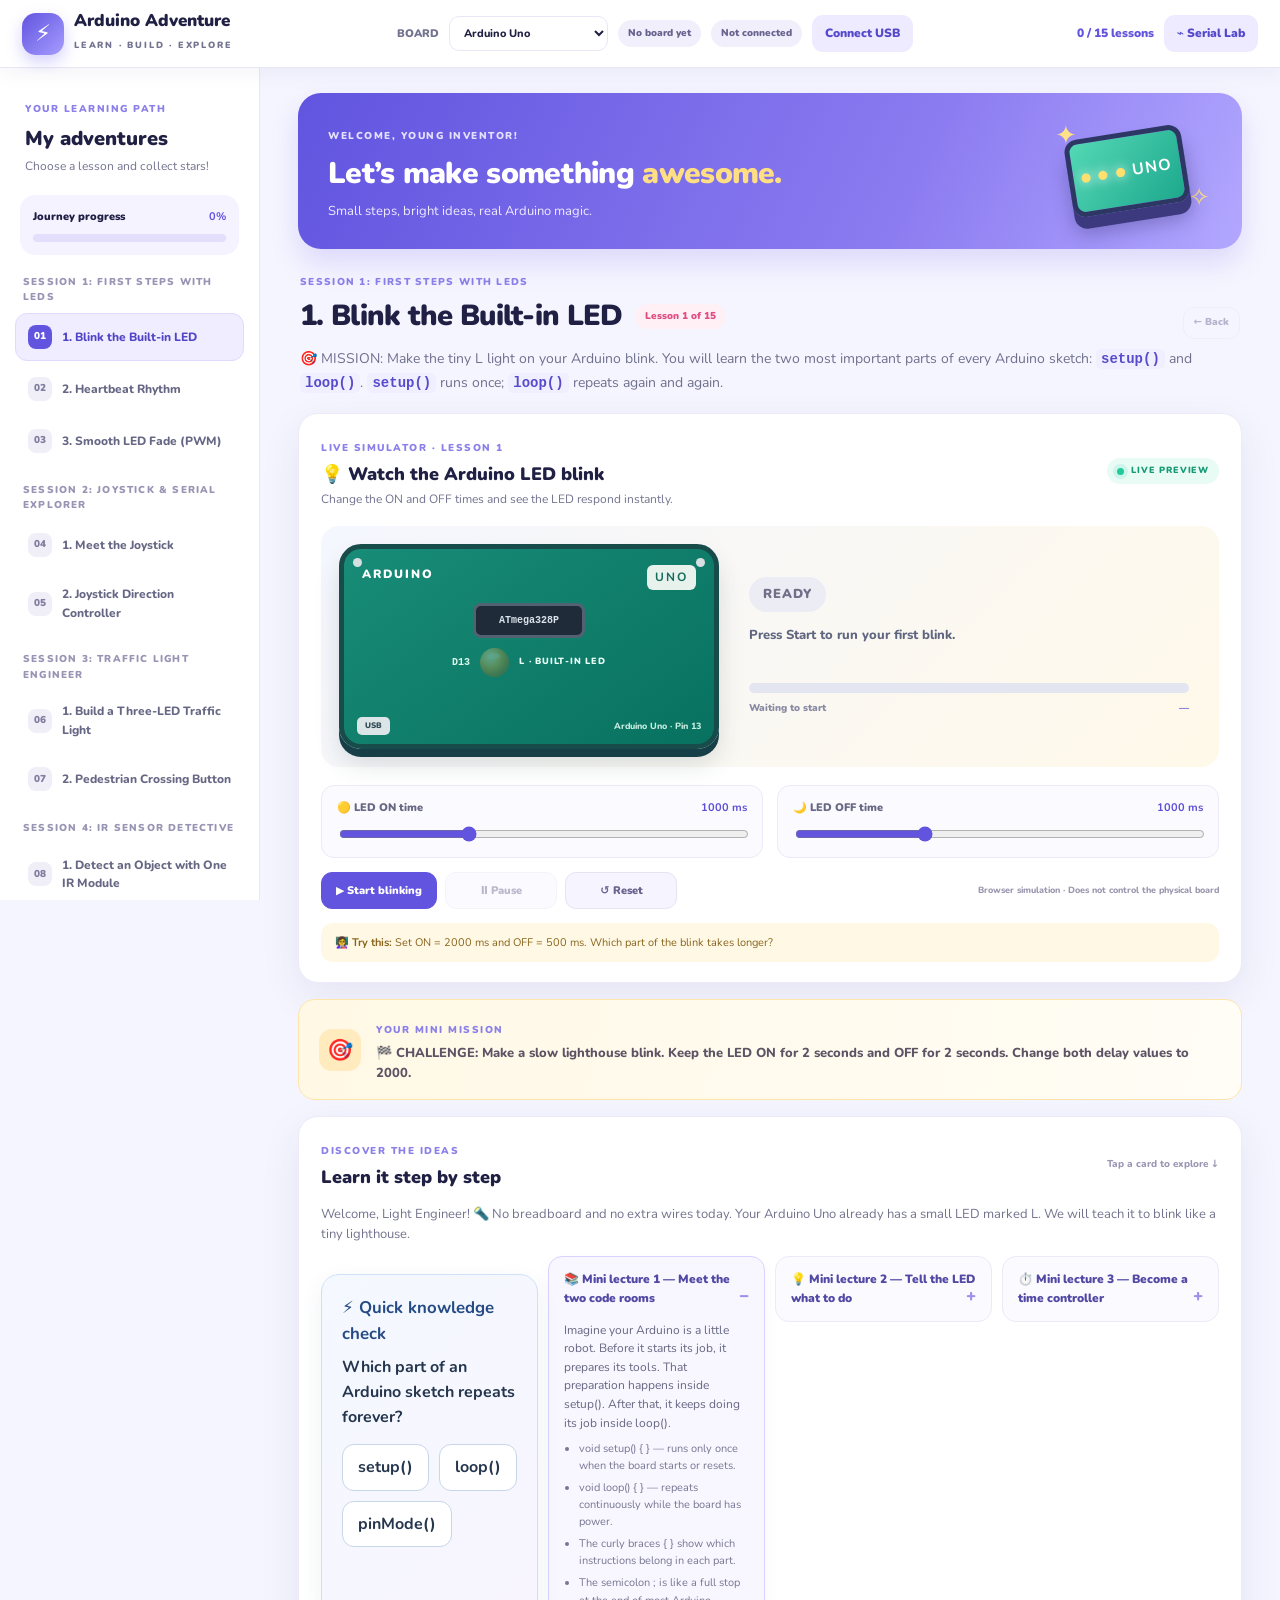
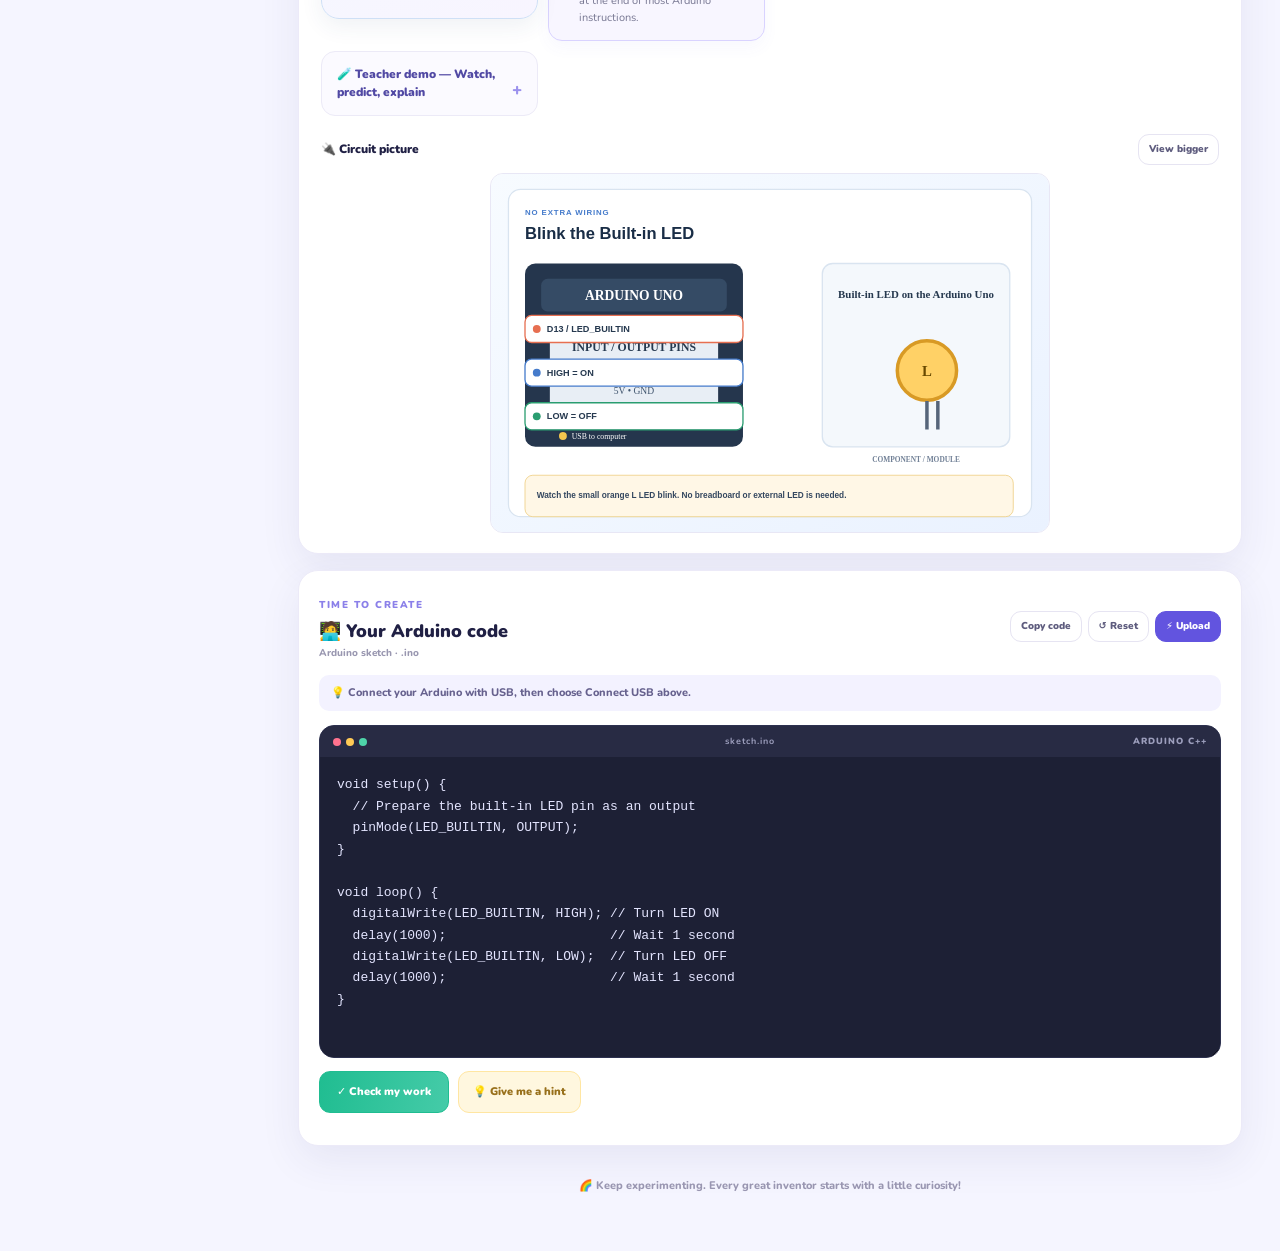
<file: arduino-lessons/index.html>
<!doctype html>
<html lang="en">
<head>
  <meta charset="utf-8">
  <meta name="viewport" content="width=device-width, initial-scale=1">
  <meta name="theme-color" content="#5b4bdb">
  <title>Arduino Adventure Lab</title>
  <link rel="stylesheet" href="style.css">
</head>
<body>
  <header class="topbar">
    <div class="brand-wrap">
      <button id="menuBtn" class="icon-btn" aria-label="Open lessons menu">☰</button>
      <div class="brand-mark" aria-hidden="true">⚡</div>
      <div class="brand-copy"><h1>Arduino Adventure</h1><span>LEARN · BUILD · EXPLORE</span></div>
    </div>
    <div class="board-toolbar">
      <label for="boardSelect">BOARD</label>
      <select id="boardSelect" aria-label="Arduino board"><option value="uno">Arduino Uno</option><option value="nano">Arduino Nano</option><option value="nano-old">Nano · Old Bootloader</option></select>
      <span id="portBadge" class="port-badge" data-port-status>No board yet</span>
      <span class="connection-pill is-disconnected" data-connection-status>Not connected</span>
      <button id="selectPortBtn" class="topbar-btn" type="button">Connect USB</button>
    </div>
    <div class="topbar-right"><span id="progress" class="progress">0 / 0 lessons</span><button id="serialToggleBtn" class="topbar-btn" type="button">⌁ Serial Lab</button></div>
  </header>

  <div class="layout" id="appLayout">
    <nav id="sidebar" class="sidebar" aria-label="Lesson menu">
      <div class="sidebar-intro"><span class="tiny-label">YOUR LEARNING PATH</span><h2>My adventures</h2><p>Choose a lesson and collect stars!</p></div>
      <div class="sidebar-progress"><div class="progress-meta"><span>Journey progress</span><strong id="completedCount">0%</strong></div><div class="progress-track"><span id="progressFill"></span></div></div>
    </nav>

    <main class="content">
      <section class="welcome-strip"><div><span class="eyebrow">WELCOME, YOUNG INVENTOR!</span><h2>Let’s make something <em>awesome.</em></h2><p>Small steps, bright ideas, real Arduino magic.</p></div><div class="welcome-art" aria-hidden="true"><span class="spark s1">✦</span><span class="spark s2">✧</span><div class="mini-board"><i></i><i></i><i></i><b>UNO</b></div></div></section>

      <div class="lesson-topline"><div><p id="sessionName" class="session-name"></p><div class="lesson-heading-row"><h1 id="lessonTitle">Choose your first lesson</h1><span class="lesson-counter" id="lessonCounter">Lesson 1</span></div></div><div class="lesson-nav"><button id="prevBtn" class="btn ghost small-btn" type="button" disabled>← Back</button><button id="nextBtn" class="btn small-btn next-btn" type="button" hidden>Next lesson →</button></div></div>
      <p id="lessonText" class="explain"></p>

      <section class="visual-card blink-preview-card" id="blinkPreviewCard" aria-label="Live built-in LED blink simulator">
        <div class="visual-head"><div><span class="eyebrow">LIVE SIMULATOR · LESSON 1</span><h3>💡 Watch the Arduino LED blink</h3><p>Change the ON and OFF times and see the LED respond instantly.</p></div><span class="live-label"><i></i> LIVE PREVIEW</span></div>
        <div class="blink-simulator">
          <div class="sim-board">
            <div class="sim-board-top"><span>ARDUINO</span><b>UNO</b></div><div class="sim-board-chip">ATmega328P</div>
            <div class="sim-led-row"><span class="sim-pin">D13</span><div class="sim-led" id="ledBulb" aria-label="Built-in LED is off"><span></span></div><span class="sim-led-label">L · BUILT-IN LED</span></div>
            <div class="sim-board-usb">USB</div><div class="sim-board-caption">Arduino Uno · Pin 13</div>
          </div>
          <div class="sim-readout"><div class="sim-state" id="ledState">READY</div><div class="sim-caption" id="ledCaption" aria-live="polite">Press Start to run your first blink.</div>
            <div class="sim-cycle-track"><span id="blinkCycleBar"></span></div><div class="sim-cycle-meta"><span id="cyclePhase">Waiting to start</span><strong id="cycleCountdown">—</strong></div>
          </div>
        </div>
        <div class="blink-timing-controls">
          <label class="timing-control" for="blinkOnTime"><span>🟡 LED ON time <strong id="blinkOnValue">1000 ms</strong></span><input id="blinkOnTime" type="range" min="100" max="3000" step="100" value="1000"></label>
          <label class="timing-control" for="blinkOffTime"><span>🌙 LED OFF time <strong id="blinkOffValue">1000 ms</strong></span><input id="blinkOffTime" type="range" min="100" max="3000" step="100" value="1000"></label>
        </div>
        <div class="blink-actions"><button id="blinkStartBtn" class="btn upload-btn" type="button">▶ Start blinking</button><button id="blinkPauseBtn" class="btn ghost" type="button" disabled>Ⅱ Pause</button><button id="blinkResetBtn" class="btn ghost" type="button">↺ Reset</button><span class="sim-note">Browser simulation · Does not control the physical board</span></div>
        <div class="blink-teacher-tip">👩‍🏫 <strong>Try this:</strong> Set ON = 2000 ms and OFF = 500 ms. Which part of the blink takes longer?</div>
      </section>

      <section class="task-card"><div class="task-icon">🎯</div><div><span class="eyebrow">YOUR MINI MISSION</span><p id="taskText">Your task will appear here.</p></div></section>

      <section class="study-notes" aria-labelledby="notesHeading"><div class="section-heading"><div><span class="eyebrow">DISCOVER THE IDEAS</span><h3 id="notesHeading">Learn it step by step</h3></div><span class="friendly-tip">Tap a card to explore ↓</span></div><p id="notesIntro" class="notes-intro"></p><div id="notesSections" class="notes-sections"></div>
        <figure class="circuit-figure"><figcaption class="figure-heading"><span>🔌 Circuit picture</span><button id="diagramZoomBtn" class="btn small-btn" type="button" hidden>View bigger</button></figcaption><div id="diagramPlaceholder" class="diagram-placeholder"><div class="placeholder-icon">🧩</div><strong>Your circuit picture goes here</strong><span id="diagramFileHint"></span></div><img id="circuitImage" class="circuit-image" alt="" hidden></figure>
      </section>

      <section class="editor-card"><div class="editor-toolbar"><div><span class="eyebrow">TIME TO CREATE</span><h3>🧑‍💻 Your Arduino code</h3><span class="editor-file">Arduino sketch · .ino</span></div><div class="editor-actions"><button id="copyBtn" class="btn small-btn" type="button">Copy code</button><button id="resetBtn" class="btn small-btn" type="button">↺ Reset</button><button id="uploadBtn" class="btn small-btn upload-btn" type="button">⚡ Upload</button></div></div>
        <p id="boardStatus" class="board-status" role="status" aria-live="polite">💡 Connect your Arduino with USB, then choose Connect USB above.</p>
        <div class="code-wrap"><div class="code-top"><span><i></i><i></i><i></i></span><b>sketch.ino</b><span>ARDUINO C++</span></div><textarea id="editor" spellcheck="false" autocapitalize="off" autocomplete="off" autocorrect="off" aria-label="Arduino code editor"></textarea></div>
        <div class="buttons"><button id="checkBtn" class="btn check-btn" type="button">✓ Check my work</button><button id="hintBtn" class="btn hint-btn" type="button">💡 Give me a hint</button></div>
        <div id="hint" class="hint" hidden></div><ul id="results" class="results" aria-live="polite"></ul><div id="banner" class="banner" hidden></div>
      </section>
      <footer class="page-footer">🌈 Keep experimenting. Every great inventor starts with a little curiosity!</footer>
    </main>

    <aside id="serialSidebar" class="serial-sidebar collapsed" aria-label="Serial monitor"><div class="serial-header"><div class="serial-title-group"><span id="serialDot" class="status-dot"></span><div><h3>Serial Lab</h3><small>Talk to your Arduino</small></div><span class="connection-pill is-disconnected" data-connection-status>Not connected</span></div><button id="serialCloseBtn" class="icon-close-btn" type="button" aria-label="Close serial monitor">✕</button></div>
      <div class="serial-controls"><select id="baudSelect" aria-label="Baud rate"><option value="9600" selected>9600 baud</option><option value="115200">115200 baud</option><option value="57600">57600 baud</option><option value="38400">38400 baud</option></select><button id="serialConnectBtn" class="btn small-btn upload-btn" type="button">Connect</button><button id="serialClearBtn" class="btn small-btn" type="button">Clear</button></div>
      <div class="serial-options"><label class="checkbox-label"><input type="checkbox" id="serialTimestamp"> Time</label><label class="checkbox-label"><input type="checkbox" id="serialAutoscroll" checked> Auto-scroll</label></div>
      <details class="security-settings"><summary>⚙ Extra settings</summary><label class="checkbox-label"><input type="checkbox" id="pauseWhenHidden"> Disconnect when tab is hidden</label><label class="checkbox-label"><input type="checkbox" id="confirmCloudCompile"> Confirm before online compile</label><p>Sketch compilation sends code to the online compiler. Do not include passwords or secret keys.</p><p>Serial messages stay in this browser tab.</p></details>
      <div id="serialOutput" class="serial-output" role="log" aria-live="polite"></div><div class="serial-input-box"><input id="serialInput" type="text" placeholder="Type a message…" autocomplete="off"><select id="lineEndingSelect" aria-label="Line ending"><option value="\n" selected>NL</option><option value="\r\n">CRLF</option><option value="">None</option></select><button id="serialSendBtn" class="btn small-btn upload-btn" type="button">Send</button></div>
    </aside>
  </div>
  <dialog id="diagramDialog" class="diagram-dialog" aria-label="Large circuit diagram"><div class="dialog-toolbar"><strong id="diagramDialogTitle">Circuit picture</strong><button id="closeDiagramBtn" class="btn small-btn" type="button">Close</button></div><img id="largeCircuitImage" alt=""></dialog>
  <script src="sessions.js"></script><script src="sessions/session1.js"></script>
  <script src="sessions/session2.js"></script>
  <script src="sessions/session3.js"></script>
  <script src="sessions/session4.js"></script>
  <script src="sessions/session5.js"></script>
  <script src="sessions/session6.js"></script>
  <script src="sessions/session7.js"></script><script src="app.js"></script>
</body>
</html>
</file>
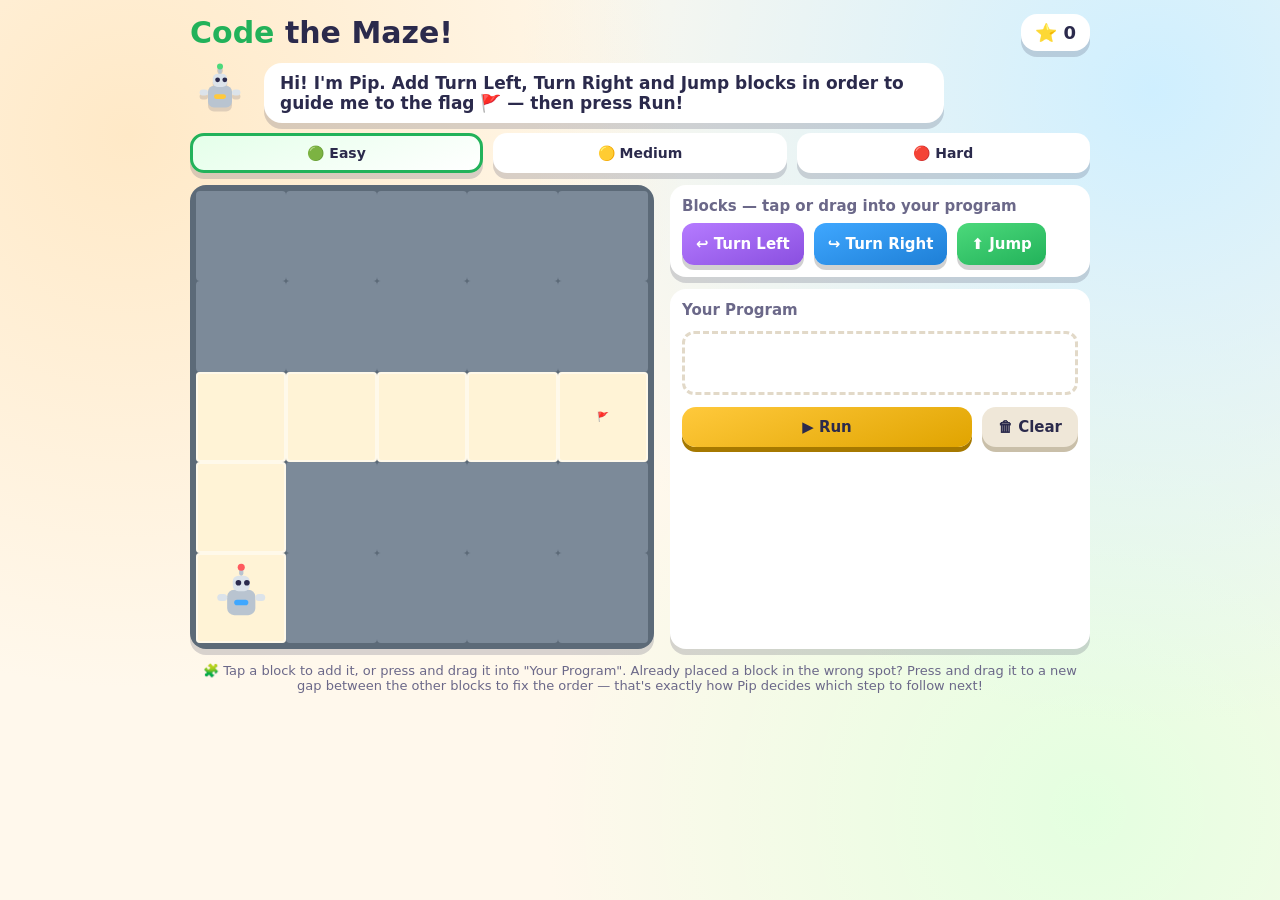
<file: codethemaze/index.html>
<!DOCTYPE html>
<html lang="en">
<head>
<meta charset="UTF-8">
<meta name="viewport" content="width=device-width, initial-scale=1.0, maximum-scale=1, user-scalable=no">
<title>Code the Maze with Pip the Robot!</title>
<style>
  :root{
    --red:#FF5A5F; --red-dark:#D6383D;
    --blue:#3FA7FF; --blue-dark:#1E7FD6;
    --yellow:#FFC93C; --yellow-dark:#E0A400;
    --green:#4CD97B; --green-dark:#22B25A;
    --purple:#B57BFF; --purple-dark:#8A4FE0;
    --ink:#2B2A4C;
    --paper:#FFF8EC;
    --card:#FFFFFF;
    --wall:#7C8A99;
    --wall-dark:#5C6A78;
    --path:#FFF3D6;
    --shadow:0 6px 0 rgba(43,42,76,0.18);
  }
  *{box-sizing:border-box; -webkit-tap-highlight-color:transparent;}
  html,body{
    margin:0; padding:0; height:100%;
    font-family:'Baloo 2','Trebuchet MS','Segoe UI Rounded','Comic Sans MS',system-ui,sans-serif;
    background:
      radial-gradient(circle at 10% 15%, #FFE9C7 0%, transparent 40%),
      radial-gradient(circle at 90% 10%, #CFEFFF 0%, transparent 45%),
      radial-gradient(circle at 85% 90%, #E4FFE0 0%, transparent 40%),
      var(--paper);
    color:var(--ink);
    overflow-x:hidden;
    user-select:none;
  }
  #app{ min-height:100%; display:flex; flex-direction:column; align-items:center; padding:14px 14px 26px; }

  header{
    width:100%; max-width:900px;
    display:flex; align-items:center; justify-content:space-between;
    gap:10px; margin-bottom:6px;
  }
  header h1{ margin:0; font-size:clamp(20px,4.5vw,30px); }
  header h1 span.hi{ color:var(--green-dark); }
  .badge{
    background:var(--card); border-radius:16px; padding:8px 14px;
    box-shadow:var(--shadow); font-weight:700; font-size:clamp(14px,3vw,18px);
    display:flex; align-items:center; gap:6px; white-space:nowrap;
  }
  .badge .star{ color:var(--yellow-dark); }

  .robot-row{
    width:100%; max-width:900px;
    display:flex; align-items:flex-end; gap:14px;
    margin:6px 0 10px;
  }
  #robot-face{ width:60px; height:60px; flex:0 0 auto;
    filter:drop-shadow(0 4px 0 rgba(43,42,76,0.15));
    transition:transform .25s ease;
  }
  #robot-face.bounce{ animation:bounce .5s ease; }
  @keyframes bounce{
    0%{transform:translateY(0) rotate(0);}
    30%{transform:translateY(-10px) rotate(-4deg);}
    60%{transform:translateY(0) rotate(4deg);}
    100%{transform:translateY(0) rotate(0);}
  }
  #speech{
    position:relative; background:var(--card); border-radius:18px;
    padding:10px 16px; box-shadow:var(--shadow);
    font-size:clamp(13px,3vw,17px); font-weight:700;
    min-height:20px; flex:1 1 auto; max-width:680px;
  }
  #speech:before{
    content:""; position:absolute; left:-10px; bottom:14px;
    border:10px solid transparent; border-right-color:var(--card);
  }
  #speech.pulse{ animation:pulse .3s ease; }
  @keyframes pulse{0%{transform:scale(1);}50%{transform:scale(1.04);}100%{transform:scale(1);}}

  /* -------- LEVEL SELECT -------- */
  #levels{
    width:100%; max-width:900px;
    display:flex; gap:10px; margin-bottom:12px; flex-wrap:wrap;
  }
  .level-btn{
    flex:1 1 100px;
    background:var(--card);
    border:3px solid transparent;
    border-radius:14px;
    padding:9px 10px;
    font-family:inherit; font-weight:800; font-size:14px;
    color:var(--ink);
    box-shadow:var(--shadow);
    cursor:pointer;
  }
  .level-btn.active{
    border-color:var(--green-dark);
    background:linear-gradient(160deg, #E4FFE9, #ffffff);
  }
  .level-btn:active{ transform:translateY(3px); box-shadow:0 2px 0 rgba(43,42,76,0.18); }

  /* -------- MAIN LAYOUT: maze + palette -------- */
  #main-row{
    width:100%; max-width:900px;
    display:flex; gap:16px; flex-wrap:wrap;
    justify-content:center;
  }
  #maze-wrap{
    flex:1 1 340px;
    max-width:480px;
    display:flex; flex-direction:column; align-items:center;
  }
  #maze-grid{
    position:relative;
    display:grid;
    background:var(--wall-dark);
    border-radius:16px;
    padding:6px;
    box-shadow:var(--shadow);
    width:100%;
    aspect-ratio:1/1;
  }
  .cell{
    background:var(--wall);
    border-radius:4px;
  }
  .cell.open{
    background:var(--path);
    box-shadow:inset 0 0 0 2px rgba(255,255,255,0.5);
  }
  .cell.goal-cell{
    background:var(--path);
    display:flex; align-items:center; justify-content:center;
    font-size:60%;
  }
  #pip-char{
    position:absolute;
    display:flex; align-items:center; justify-content:center;
    pointer-events:none;
    transition:left .5s cubic-bezier(.4,0,.2,1), top .5s cubic-bezier(.4,0,.2,1), transform .5s cubic-bezier(.4,0,.2,1);
  }
  #pip-char svg{ width:78%; height:78%; }
  #pip-char.bump{ animation:bump .35s ease; }
  @keyframes bump{
    0%,100%{ filter:none; }
    50%{ filter:drop-shadow(0 0 0 var(--red)) saturate(2); }
  }

  /* -------- PALETTE + PROGRAM -------- */
  #panel{
    flex:1 1 340px;
    max-width:420px;
    display:flex; flex-direction:column; gap:12px;
  }
  #palette{
    background:var(--card);
    border-radius:16px;
    padding:12px;
    box-shadow:var(--shadow);
  }
  #palette h3, #program h3{ margin:0 0 8px; font-size:15px; color:#6b6889; }
  .palette-row{ display:flex; gap:10px; flex-wrap:wrap; }
  .block{
    display:flex; align-items:center; gap:6px;
    border:none; border-radius:12px;
    padding:12px 14px;
    font-family:inherit; font-weight:800; font-size:15px;
    color:#fff; cursor:grab;
    box-shadow:0 5px 0 rgba(0,0,0,0.18);
    touch-action:none;
  }
  .block:active{ cursor:grabbing; }
  .block-left{ background:linear-gradient(160deg, var(--purple), var(--purple-dark)); }
  .block-right{ background:linear-gradient(160deg, var(--blue), var(--blue-dark)); }
  .block-jump{ background:linear-gradient(160deg, var(--green), var(--green-dark)); }

  .block.dragging-clone{
    position:fixed; z-index:999; pointer-events:none;
    transform:scale(1.12) rotate(-3deg);
    box-shadow:0 10px 18px rgba(43,42,76,0.35);
  }

  #program{
    background:var(--card);
    border-radius:16px;
    padding:12px;
    box-shadow:var(--shadow);
    flex:1 1 auto;
    display:flex; flex-direction:column;
  }
  #program-head{ display:flex; align-items:center; justify-content:space-between; }
  #sequence{
    min-height:64px;
    border:3px dashed #E2D9C8;
    border-radius:12px;
    padding:8px;
    display:flex; flex-wrap:wrap; gap:8px;
    align-content:flex-start;
    margin-top:4px;
  }
  #sequence.drag-over{ border-color:var(--green-dark); background:#F3FFF3; }
  .placeholder-chip{
    width:44px; height:34px;
    border-radius:10px;
    border:3px dashed var(--green-dark);
    background:rgba(76,217,123,0.15);
    animation:placeholderPulse 0.6s ease infinite alternate;
  }
  @keyframes placeholderPulse{
    from{ opacity:0.5; } to{ opacity:1; }
  }
  .chip{
    display:flex; align-items:center; gap:5px;
    border-radius:10px; padding:7px 8px 7px 10px;
    color:#fff; font-weight:800; font-size:13px;
    box-shadow:0 3px 0 rgba(0,0,0,0.18);
    position:relative;
    cursor:grab;
    touch-action:none;
  }
  .chip:active{ cursor:grabbing; }
  .chip.active{ outline:3px solid #fff; box-shadow:0 0 0 4px rgba(76,217,123,0.5); }
  .chip.fail{ outline:3px solid #fff; box-shadow:0 0 0 4px rgba(255,90,95,0.6); }
  .chip button{
    background:rgba(255,255,255,0.35);
    border:none; border-radius:50%;
    width:18px; height:18px;
    color:#fff; font-weight:800; font-size:11px;
    cursor:pointer; line-height:1;
  }
  .chip.c-left{ background:linear-gradient(160deg, var(--purple), var(--purple-dark)); }
  .chip.c-right{ background:linear-gradient(160deg, var(--blue), var(--blue-dark)); }
  .chip.c-jump{ background:linear-gradient(160deg, var(--green), var(--green-dark)); }

  #program-actions{ display:flex; gap:10px; margin-top:12px; }
  #run-btn, #clear-btn{
    border:none; border-radius:14px;
    font-family:inherit; font-weight:800; font-size:15px;
    padding:11px 16px; cursor:pointer;
  }
  #run-btn{
    flex:1 1 auto;
    background:linear-gradient(160deg, var(--yellow), var(--yellow-dark));
    color:var(--ink);
    box-shadow:0 5px 0 #a67900;
  }
  #run-btn:disabled{ opacity:0.6; cursor:default; }
  #run-btn:active:not(:disabled){ transform:translateY(3px); box-shadow:0 2px 0 #a67900; }
  #clear-btn{
    background:#EFE7D8; color:var(--ink);
    box-shadow:0 5px 0 #C9BFA9;
  }
  #clear-btn:active{ transform:translateY(3px); box-shadow:0 2px 0 #C9BFA9; }

  #hint{ margin-top:14px; font-size:13px; color:#6b6889; text-align:center; max-width:900px; }

  /* -------- WIN SCREEN -------- */
  #win-screen{
    position:fixed; inset:0; background:rgba(43,42,76,0.55);
    display:flex; align-items:center; justify-content:center;
    z-index:1000; opacity:0; pointer-events:none; transition:opacity .3s ease;
  }
  #win-screen.show{ opacity:1; pointer-events:auto; }
  #win-card{
    background:var(--card); border-radius:28px; padding:34px 30px;
    text-align:center; max-width:420px; width:88%;
    box-shadow:0 20px 40px rgba(0,0,0,0.3);
    transform:translateY(30px) scale(0.9);
    transition:transform .35s cubic-bezier(.34,1.56,.64,1);
  }
  #win-screen.show #win-card{ transform:translateY(0) scale(1); }
  #win-card .stars{ font-size:44px; letter-spacing:6px; margin-bottom:6px; }
  #win-card h2{ margin:6px 0; font-size:clamp(22px,6vw,30px); }
  #win-card p{ font-size:16px; color:#5a5878; margin:6px 0 18px; }
  #win-actions{ display:flex; gap:10px; justify-content:center; flex-wrap:wrap; }
  #play-again, #next-level{
    border:none; border-radius:16px; padding:12px 22px; font-size:16px; font-weight:800;
    font-family:inherit; cursor:pointer;
  }
  #play-again{ background:#EFE7D8; color:var(--ink); box-shadow:0 5px 0 #C9BFA9; }
  #next-level{ background:var(--green-dark); color:#fff; box-shadow:0 5px 0 #187a3f; }
  #play-again:active, #next-level:active{ transform:translateY(3px); }

  .confetti-piece{
    position:fixed; top:-20px; width:10px; height:14px; z-index:1001;
    opacity:0.95; pointer-events:none;
  }

  @media (prefers-reduced-motion: reduce){
    *{ animation-duration:0.001ms !important; transition-duration:0.001ms !important; }
  }
</style>
</head>
<body>
<div id="app">

  <header>
    <h1><span class="hi">Code</span> the Maze!</h1>
    <div class="badge"><span class="star">⭐</span> <span id="score">0</span></div>
  </header>

  <div class="robot-row">
    <svg id="robot-face" viewBox="0 0 100 100" xmlns="http://www.w3.org/2000/svg">
      <rect x="30" y="38" width="40" height="36" rx="10" fill="#B9C4D0"/>
      <rect x="38" y="18" width="24" height="22" rx="8" fill="#DCE3EA"/>
      <circle cx="46" cy="28" r="4" fill="#2B2A4C"/>
      <circle cx="58" cy="28" r="4" fill="#2B2A4C"/>
      <rect x="47" y="8" width="6" height="10" rx="3" fill="#B9C4D0"/>
      <circle cx="50" cy="6" r="5" fill="#4CD97B"/>
      <rect x="16" y="44" width="14" height="10" rx="5" fill="#DCE3EA"/>
      <rect x="70" y="44" width="14" height="10" rx="5" fill="#DCE3EA"/>
      <rect x="40" y="52" width="20" height="8" rx="4" fill="#FFC93C"/>
    </svg>
    <div id="speech">Hi! I'm Pip. Add Turn Left, Turn Right and Jump blocks in order to guide me to the flag 🚩 — then press Run!</div>
  </div>

  <div id="levels">
    <button class="level-btn active" data-level="0">🟢 Easy</button>
    <button class="level-btn" data-level="1">🟡 Medium</button>
    <button class="level-btn" data-level="2">🔴 Hard</button>
  </div>

  <div id="main-row">
    <div id="maze-wrap">
      <div id="maze-grid"></div>
    </div>

    <div id="panel">
      <div id="palette">
        <h3>Blocks — tap or drag into your program</h3>
        <div class="palette-row">
          <button class="block block-left" data-type="left">↩️ Turn Left</button>
          <button class="block block-right" data-type="right">↪️ Turn Right</button>
          <button class="block block-jump" data-type="jump">⬆️ Jump</button>
        </div>
      </div>

      <div id="program">
        <div id="program-head"><h3>Your Program</h3></div>
        <div id="sequence"></div>
        <div id="program-actions">
          <button id="run-btn">▶ Run</button>
          <button id="clear-btn">🗑 Clear</button>
        </div>
      </div>
    </div>
  </div>

  <div id="hint">🧩 Tap a block to add it, or press and drag it into "Your Program". Already placed a block in the wrong spot? Press and drag it to a new gap between the other blocks to fix the order — that's exactly how Pip decides which step to follow next!</div>
</div>

<div id="win-screen">
  <div id="win-card">
    <div class="stars">⭐⭐⭐</div>
    <h2 id="win-title">You reached the flag!</h2>
    <p id="win-msg">Pip followed your code perfectly!</p>
    <div id="win-actions">
      <button id="play-again">Retry Level</button>
      <button id="next-level">Next Level ▶</button>
    </div>
  </div>
</div>

<script>
(function(){
  "use strict";

  /* ---------------- LEVELS ---------------- */
  // dir: 0=N(up), 1=E(right), 2=S(down), 3=W(left)
  var LEVELS = [
    {
      name:"Easy", rows:5, cols:5,
      open:["4,0","3,0","2,0","2,1","2,2","2,3","2,4"],
      start:{row:4,col:0,dir:0},
      goal:{row:2,col:4}
    },
    {
      name:"Medium", rows:6, cols:6,
      open:["5,0","4,0","3,0","3,1","3,2","2,2","1,2","1,3","1,4","1,5","2,5"],
      start:{row:5,col:0,dir:0},
      goal:{row:2,col:5}
    },
    {
      name:"Hard", rows:7, cols:7,
      open:["6,0","5,0","4,0","4,1","4,2","4,3","5,3","6,3","6,4","6,5","5,5","4,5","3,5","2,5","2,6"],
      start:{row:6,col:0,dir:0},
      goal:{row:2,col:6}
    }
  ];

  var currentLevelIndex = 0;
  var level = null;
  var openSet = null;
  var program = []; // array of 'left' | 'right' | 'jump'
  var running = false;
  var score = 0;
  var cellPx = 0;

  var mazeGrid = document.getElementById('maze-grid');
  var sequenceEl = document.getElementById('sequence');
  var speech = document.getElementById('speech');
  var robotFace = document.getElementById('robot-face');
  var scoreEl = document.getElementById('score');
  var runBtn = document.getElementById('run-btn');
  var clearBtn = document.getElementById('clear-btn');
  var winScreen = document.getElementById('win-screen');
  var winMsg = document.getElementById('win-msg');
  var winTitle = document.getElementById('win-title');
  var nextLevelBtn = document.getElementById('next-level');
  var levelBtns = Array.prototype.slice.call(document.querySelectorAll('.level-btn'));

  var pipChar = null; // created per maze build

  /* ---------------- SOUND ---------------- */
  var AudioCtx = window.AudioContext || window.webkitAudioContext;
  var actx = null;
  function ctx(){ if(!actx){ actx = new AudioCtx(); } return actx; }
  function beep(freq, start, dur, type, vol){
    try{
      var c = ctx();
      var o = c.createOscillator();
      var g = c.createGain();
      o.type = type || 'sine';
      o.frequency.value = freq;
      g.gain.value = vol || 0.15;
      o.connect(g); g.connect(c.destination);
      var t = c.currentTime + start;
      o.start(t);
      g.gain.setValueAtTime(g.gain.value, t);
      g.gain.exponentialRampToValueAtTime(0.001, t + dur);
      o.stop(t + dur + 0.02);
    }catch(e){}
  }
  function soundStep(){ beep(660,0,0.08,'triangle',0.12); }
  function soundTurn(){ beep(440,0,0.07,'sine',0.1); }
  function soundBump(){ beep(180,0,0.2,'sawtooth',0.12); }
  function soundWin(){ [523,659,784,1047].forEach(function(f,i){ beep(f, i*0.14, 0.22, 'triangle', 0.16); }); }

  function say(text){
    speech.textContent = text;
    speech.classList.remove('pulse'); void speech.offsetWidth; speech.classList.add('pulse');
  }
  function bounceRobot(){
    robotFace.classList.remove('bounce'); void robotFace.offsetWidth; robotFace.classList.add('bounce');
  }

  /* ---------------- BUILD MAZE ---------------- */
  function buildMaze(){
    level = LEVELS[currentLevelIndex];
    openSet = {};
    level.open.forEach(function(k){ openSet[k] = true; });

    mazeGrid.innerHTML = '';
    mazeGrid.style.gridTemplateColumns = 'repeat(' + level.cols + ', 1fr)';
    mazeGrid.style.gridTemplateRows = 'repeat(' + level.rows + ', 1fr)';

    for(var r=0;r<level.rows;r++){
      for(var c=0;c<level.cols;c++){
        var cell = document.createElement('div');
        var key = r+','+c;
        var isOpen = !!openSet[key];
        cell.className = 'cell' + (isOpen ? ' open' : '');
        if(r === level.goal.row && c === level.goal.col){
          cell.classList.add('goal-cell');
          cell.textContent = '🚩';
        }
        mazeGrid.appendChild(cell);
      }
    }

    pipChar = document.createElement('div');
    pipChar.id = 'pip-char';
    pipChar.innerHTML =
      '<svg viewBox="0 0 100 100" xmlns="http://www.w3.org/2000/svg">' +
      '<rect x="30" y="38" width="40" height="36" rx="10" fill="#B9C4D0"/>' +
      '<rect x="38" y="18" width="24" height="22" rx="8" fill="#DCE3EA"/>' +
      '<circle cx="46" cy="28" r="4" fill="#2B2A4C"/>' +
      '<circle cx="58" cy="28" r="4" fill="#2B2A4C"/>' +
      '<rect x="47" y="8" width="6" height="10" rx="3" fill="#B9C4D0"/>' +
      '<circle cx="50" cy="6" r="5" fill="#FF5A5F"/>' +
      '<rect x="16" y="44" width="14" height="10" rx="5" fill="#DCE3EA"/>' +
      '<rect x="70" y="44" width="14" height="10" rx="5" fill="#DCE3EA"/>' +
      '<rect x="40" y="52" width="20" height="8" rx="4" fill="#3FA7FF"/>' +
      '</svg>';
    mazeGrid.appendChild(pipChar);

    requestAnimationFrame(function(){
      var rect = mazeGrid.getBoundingClientRect();
      cellPx = (rect.width - 12) / level.cols; // minus padding
      positionPip(level.start.row, level.start.col, level.start.dir, true);
    });
  }

  function positionPip(row, col, dir, instant){
    var size = cellPx;
    var padding = 6;
    var x = padding + col*size;
    var y = padding + row*size;
    if(instant){ pipChar.style.transition = 'none'; }
    pipChar.style.width = size + 'px';
    pipChar.style.height = size + 'px';
    pipChar.style.left = x + 'px';
    pipChar.style.top = y + 'px';
    var rotateDeg = dir*90;
    pipChar.style.transform = 'rotate(' + rotateDeg + 'deg)';
    if(instant){
      void pipChar.offsetWidth;
      pipChar.style.transition = '';
    }
  }

  /* ---------------- LEVEL SELECT ---------------- */
  levelBtns.forEach(function(btn){
    btn.addEventListener('click', function(){
      if(running) return;
      levelBtns.forEach(function(b){ b.classList.remove('active'); });
      btn.classList.add('active');
      currentLevelIndex = parseInt(btn.dataset.level, 10);
      resetProgram();
      buildMaze();
      say("New maze! Build your code to reach the flag 🚩");
    });
  });

  /* ---------------- PROGRAM SEQUENCE ---------------- */
  function resetProgram(){
    program = [];
    renderSequence();
  }

  var BLOCK_LABEL = { left:'↩️ Left', right:'↪️ Right', jump:'⬆️ Jump' };
  var BLOCK_CLASS = { left:'c-left', right:'c-right', jump:'c-jump' };
  var placeholderEl = null;

  function renderSequence(){
    sequenceEl.innerHTML = '';
    program.forEach(function(type, idx){
      var chip = document.createElement('div');
      chip.className = 'chip ' + BLOCK_CLASS[type];
      chip.dataset.idx = idx;
      var label = document.createElement('span');
      label.textContent = BLOCK_LABEL[type];
      chip.appendChild(label);
      var removeBtn = document.createElement('button');
      removeBtn.textContent = '×';
      removeBtn.addEventListener('click', function(e){
        e.stopPropagation();
        if(running) return;
        program.splice(idx,1);
        renderSequence();
      });
      chip.appendChild(removeBtn);
      sequenceEl.appendChild(chip);
      attachChipDrag(chip, idx);
    });
  }

  function addBlock(type){
    if(running) return;
    program.push(type);
    renderSequence();
  }

  // Finds where a dropped block should land among the current chips,
  // reading the sequence in normal top-to-bottom, left-to-right order.
  function getInsertionIndex(clientX, clientY, excludeEl){
    var children = Array.prototype.slice.call(sequenceEl.children).filter(function(c){
      return c !== excludeEl && c !== placeholderEl;
    });
    for(var idx=0; idx<children.length; idx++){
      var r = children[idx].getBoundingClientRect();
      if(clientY < r.top) return idx;
      if(clientY >= r.top && clientY <= r.bottom){
        var midX = r.left + r.width/2;
        if(clientX < midX) return idx;
      }
    }
    return children.length;
  }

  function showPlaceholderAt(idx, excludeEl){
    if(!placeholderEl){
      placeholderEl = document.createElement('div');
      placeholderEl.className = 'placeholder-chip';
    }
    var children = Array.prototype.slice.call(sequenceEl.children).filter(function(c){
      return c !== excludeEl && c !== placeholderEl;
    });
    if(idx >= children.length){
      sequenceEl.appendChild(placeholderEl);
    } else {
      sequenceEl.insertBefore(placeholderEl, children[idx]);
    }
  }

  function removePlaceholder(){
    if(placeholderEl && placeholderEl.parentNode){
      placeholderEl.parentNode.removeChild(placeholderEl);
    }
  }

  // Lets an already-placed block be picked up and dropped between other blocks.
  function attachChipDrag(chip, startIdx){
    var startX=0, startY=0, moved=false, clone=null, active=false;

    chip.addEventListener('pointerdown', function(e){
      if(running) return;
      if(e.target.tagName === 'BUTTON') return; // let the × button handle its own click
      active = true; moved = false;
      startX = e.clientX; startY = e.clientY;
      var rect = chip.getBoundingClientRect();
      clone = chip.cloneNode(true);
      clone.classList.add('dragging-clone');
      clone.style.width = rect.width+'px';
      clone.style.left = rect.left+'px';
      clone.style.top = rect.top+'px';
      document.body.appendChild(clone);
      chip.style.opacity = '0.25';
      try{ chip.setPointerCapture(e.pointerId); }catch(err){}
    });

    chip.addEventListener('pointermove', function(e){
      if(!active || !clone) return;
      var dx = e.clientX-startX, dy = e.clientY-startY;
      if(Math.abs(dx) > 5 || Math.abs(dy) > 5) moved = true;
      clone.style.left = (e.clientX - clone.offsetWidth/2) + 'px';
      clone.style.top = (e.clientY - clone.offsetHeight/2) + 'px';
      var seqRect = sequenceEl.getBoundingClientRect();
      var over = e.clientX>=seqRect.left && e.clientX<=seqRect.right && e.clientY>=seqRect.top && e.clientY<=seqRect.bottom;
      sequenceEl.classList.toggle('drag-over', over);
      if(over){
        var insIdx = getInsertionIndex(e.clientX, e.clientY, chip);
        showPlaceholderAt(insIdx, chip);
      } else {
        removePlaceholder();
      }
    });

    function finish(e){
      if(!active) return;
      active = false;
      sequenceEl.classList.remove('drag-over');
      if(clone){ clone.remove(); clone = null; }
      chip.style.opacity = '';
      var seqRect = sequenceEl.getBoundingClientRect();
      var overSeq = e.clientX>=seqRect.left && e.clientX<=seqRect.right && e.clientY>=seqRect.top && e.clientY<=seqRect.bottom;
      removePlaceholder();
      if(overSeq && moved){
        var newIdx = getInsertionIndex(e.clientX, e.clientY, chip);
        var type = program[startIdx];
        program.splice(startIdx, 1);
        if(newIdx > startIdx) newIdx--;
        program.splice(newIdx, 0, type);
        renderSequence();
      }
    }
    chip.addEventListener('pointerup', finish);
    chip.addEventListener('pointercancel', function(){
      active = false;
      if(clone){ clone.remove(); clone = null; }
      chip.style.opacity = '';
      removePlaceholder();
    });
  }

  /* ---------------- PALETTE: tap + drag (both work) ---------------- */
  var paletteBlocks = Array.prototype.slice.call(document.querySelectorAll('.block'));
  paletteBlocks.forEach(function(block){
    var type = block.dataset.type;
    var startX=0, startY=0, moved=false, clone=null;

    block.addEventListener('pointerdown', function(e){
      if(running) return;
      startX = e.clientX; startY = e.clientY; moved = false;
      var rect = block.getBoundingClientRect();
      clone = block.cloneNode(true);
      clone.classList.add('dragging-clone');
      clone.style.width = rect.width+'px';
      clone.style.left = rect.left+'px';
      clone.style.top = rect.top+'px';
      document.body.appendChild(clone);
      try{ block.setPointerCapture(e.pointerId); }catch(err){}
    });

    block.addEventListener('pointermove', function(e){
      if(!clone) return;
      var dx = e.clientX-startX, dy = e.clientY-startY;
      if(Math.abs(dx) > 5 || Math.abs(dy) > 5) moved = true;
      clone.style.left = (e.clientX - clone.offsetWidth/2) + 'px';
      clone.style.top = (e.clientY - clone.offsetHeight/2) + 'px';
      var seqRect = sequenceEl.getBoundingClientRect();
      var over = e.clientX>=seqRect.left && e.clientX<=seqRect.right && e.clientY>=seqRect.top && e.clientY<=seqRect.bottom;
      sequenceEl.classList.toggle('drag-over', over);
      if(over){
        var insIdx = getInsertionIndex(e.clientX, e.clientY, null);
        showPlaceholderAt(insIdx, null);
      } else {
        removePlaceholder();
      }
    });

    function finish(e){
      if(!clone) return;
      sequenceEl.classList.remove('drag-over');
      var seqRect = sequenceEl.getBoundingClientRect();
      var overSeq = e.clientX>=seqRect.left && e.clientX<=seqRect.right && e.clientY>=seqRect.top && e.clientY<=seqRect.bottom;
      clone.remove(); clone = null;
      var insertIdx = program.length; // default: simple tap appends to the end
      if(overSeq){
        insertIdx = getInsertionIndex(e.clientX, e.clientY, null);
      }
      removePlaceholder();
      if(overSeq || !moved){
        if(running) return;
        program.splice(insertIdx, 0, type); // insert exactly where it was dropped
        renderSequence();
      }
    }
    block.addEventListener('pointerup', finish);
    block.addEventListener('pointercancel', function(){ if(clone){ clone.remove(); clone=null; } });
  });

  clearBtn.addEventListener('click', function(){
    if(running) return;
    resetProgram();
    say("Program cleared. Build a new set of blocks!");
  });

  /* ---------------- RUN PROGRAM ---------------- */
  var DELTA = [ [-1,0], [0,1], [1,0], [0,-1] ]; // N,E,S,W

  runBtn.addEventListener('click', function(){
    if(running || program.length === 0) return;
    runProgram();
  });

  function runProgram(){
    running = true;
    runBtn.disabled = true;
    var chips = Array.prototype.slice.call(sequenceEl.children);
    chips.forEach(function(c){ c.classList.remove('active','fail'); });

    var row = level.start.row, col = level.start.col, dir = level.start.dir;
    positionPip(row, col, dir, true);
    say("Running your code…");

    var i = 0;
    function step(){
      if(i >= program.length){
        finishRun(row === level.goal.row && col === level.goal.col);
        return;
      }
      var chip = chips[i];
      chip.classList.add('active');
      var type = program[i];

      if(type === 'left'){
        dir = (dir + 3) % 4;
        soundTurn();
      } else if(type === 'right'){
        dir = (dir + 1) % 4;
        soundTurn();
      } else if(type === 'jump'){
        var d = DELTA[dir];
        var nr = row + d[0], nc = col + d[1];
        var key = nr+','+nc;
        var inBounds = nr>=0 && nr<level.rows && nc>=0 && nc<level.cols;
        if(inBounds && openSet[key]){
          row = nr; col = nc;
          soundStep();
        } else {
          // hit a wall
          chip.classList.remove('active');
          chip.classList.add('fail');
          pipChar.classList.remove('bump'); void pipChar.offsetWidth; pipChar.classList.add('bump');
          soundBump();
          say("Oops! I hit a wall there. Try dragging your blocks to fix the order, then Run again!");
          running = false;
          runBtn.disabled = false;
          return;
        }
      }
      positionPip(row, col, dir, false);

      setTimeout(function(){
        chip.classList.remove('active');
        i++;
        step();
      }, 550);
    }
    step();
  }

  function finishRun(reachedGoal){
    running = false;
    runBtn.disabled = false;
    if(reachedGoal){
      score += 10 * (currentLevelIndex+1);
      scoreEl.textContent = score;
      bounceRobot();
      say("Yes! You reached the flag! Great coding!");
      setTimeout(showWin, 450);
    } else {
      say("So close! I finished all the blocks but didn't reach the flag. Try again!");
    }
  }

  /* ---------------- WIN + CONFETTI ---------------- */
  function showWin(){
    winTitle.textContent = "You reached the flag!";
    winMsg.textContent = "Pip followed your code perfectly on " + level.name + "! Score: " + score + " points.";
    nextLevelBtn.style.display = (currentLevelIndex < LEVELS.length-1) ? 'inline-block' : 'none';
    winScreen.classList.add('show');
    soundWin();
    launchConfetti();
  }
  function launchConfetti(){
    var colors = ['#FF5A5F','#3FA7FF','#FFC93C','#4CD97B','#B57BFF'];
    for(var i=0;i<60;i++){
      (function(){
        var p = document.createElement('div');
        p.className = 'confetti-piece';
        p.style.left = (Math.random()*100)+'vw';
        p.style.background = colors[Math.floor(Math.random()*colors.length)];
        p.style.transform = 'rotate('+Math.floor(Math.random()*360)+'deg)';
        var duration = 2.2 + Math.random()*1.6;
        var delay = Math.random()*0.6;
        p.style.transition = 'transform '+duration+'s ease-in, top '+duration+'s ease-in, opacity 0.4s ease '+ (duration+delay-0.4) +'s';
        document.body.appendChild(p);
        requestAnimationFrame(function(){
          setTimeout(function(){
            p.style.top = (100+Math.random()*10)+'vh';
            p.style.transform = 'rotate('+Math.floor(Math.random()*720)+'deg)';
            p.style.opacity = '0';
          }, delay*1000);
        });
        setTimeout(function(){ p.remove(); }, (duration+delay+0.6)*1000);
      })();
    }
  }

  document.getElementById('play-again').addEventListener('click', function(){
    winScreen.classList.remove('show');
    resetProgram();
    buildMaze();
  });
  nextLevelBtn.addEventListener('click', function(){
    winScreen.classList.remove('show');
    if(currentLevelIndex < LEVELS.length-1){
      currentLevelIndex++;
      levelBtns.forEach(function(b){ b.classList.remove('active'); });
      levelBtns[currentLevelIndex].classList.add('active');
    }
    resetProgram();
    buildMaze();
  });

  window.addEventListener('resize', function(){
    if(!level) return;
    var rect = mazeGrid.getBoundingClientRect();
    cellPx = (rect.width - 12) / level.cols;
  });

  buildMaze();
})();
</script>
</body>
</html>
</file>
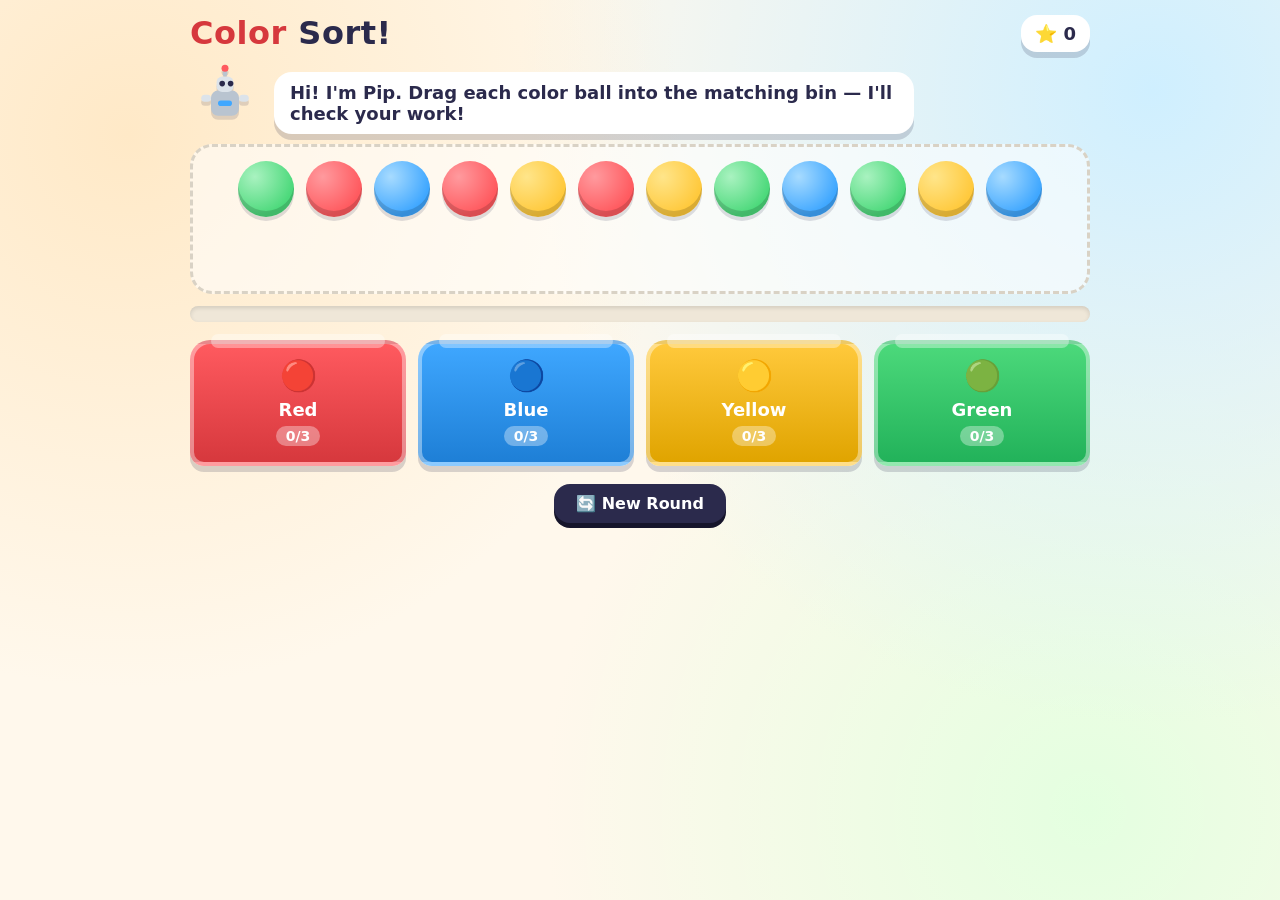
<file: color/index.html>
<!DOCTYPE html>
<html lang="en">
<head>
<meta charset="UTF-8">
<meta name="viewport" content="width=device-width, initial-scale=1.0, maximum-scale=1, user-scalable=no">
<title>Color Sort with Pip the Robot!</title>
<style>
  :root{
    --red:#FF5A5F;
    --red-dark:#D6383D;
    --blue:#3FA7FF;
    --blue-dark:#1E7FD6;
    --yellow:#FFC93C;
    --yellow-dark:#E0A400;
    --green:#4CD97B;
    --green-dark:#22B25A;
    --ink:#2B2A4C;
    --paper:#FFF8EC;
    --card:#FFFFFF;
    --shadow: 0 6px 0 rgba(43,42,76,0.18);
  }
  *{box-sizing:border-box; -webkit-tap-highlight-color: transparent;}
  html,body{
    margin:0; padding:0; height:100%;
    font-family:'Baloo 2','Trebuchet MS','Segoe UI Rounded','Comic Sans MS',system-ui,sans-serif;
    background:
      radial-gradient(circle at 10% 15%, #FFE9C7 0%, transparent 40%),
      radial-gradient(circle at 90% 10%, #CFEFFF 0%, transparent 45%),
      radial-gradient(circle at 85% 90%, #E4FFE0 0%, transparent 40%),
      var(--paper);
    color:var(--ink);
    overflow-x:hidden;
    user-select:none;
    touch-action:none;
  }
  #app{
    min-height:100%;
    display:flex;
    flex-direction:column;
    align-items:center;
    padding:14px 14px 24px;
  }

  /* ---------- HEADER ---------- */
  header{
    width:100%;
    max-width:900px;
    display:flex;
    align-items:center;
    justify-content:space-between;
    gap:10px;
    margin-bottom:6px;
  }
  .title-wrap{display:flex; align-items:center; gap:10px;}
  .title-wrap h1{
    font-size:clamp(20px,4.5vw,32px);
    margin:0;
    letter-spacing:0.5px;
    color:var(--ink);
  }
  .title-wrap h1 span.hi{color:var(--red-dark);}
  .badge{
    background:var(--card);
    border-radius:16px;
    padding:8px 14px;
    box-shadow:var(--shadow);
    font-weight:700;
    font-size:clamp(14px,3vw,18px);
    display:flex; align-items:center; gap:6px;
    white-space:nowrap;
  }
  .badge .star{color:var(--yellow-dark);}

  /* ---------- ROBOT + SPEECH ---------- */
  .robot-row{
    width:100%;
    max-width:900px;
    display:flex;
    align-items:flex-end;
    gap:14px;
    margin:6px 0 10px;
  }
  #robot{
    width:70px; height:70px;
    flex:0 0 auto;
    filter:drop-shadow(0 4px 0 rgba(43,42,76,0.15));
    transition:transform .25s ease;
  }
  #robot.bounce{animation:bounce .5s ease;}
  @keyframes bounce{
    0%{transform:translateY(0) rotate(0);}
    30%{transform:translateY(-10px) rotate(-4deg);}
    60%{transform:translateY(0) rotate(4deg);}
    100%{transform:translateY(0) rotate(0);}
  }
  #speech{
    position:relative;
    background:var(--card);
    border-radius:18px;
    padding:10px 16px;
    box-shadow:var(--shadow);
    font-size:clamp(14px,3.2vw,18px);
    font-weight:700;
    min-height:20px;
    flex:1 1 auto;
    max-width:640px;
    transition:transform .15s ease;
  }
  #speech:before{
    content:"";
    position:absolute;
    left:-10px; bottom:14px;
    border:10px solid transparent;
    border-right-color:var(--card);
  }
  #speech.pulse{animation:pulse .3s ease;}
  @keyframes pulse{ 0%{transform:scale(1);} 50%{transform:scale(1.04);} 100%{transform:scale(1);} }

  /* ---------- TRAY (items to sort) ---------- */
  #tray{
    width:100%;
    max-width:900px;
    background:rgba(255,255,255,0.55);
    border:3px dashed #D9D2C5;
    border-radius:22px;
    min-height:150px;
    position:relative;
    padding:14px;
    display:flex;
    flex-wrap:wrap;
    align-content:flex-start;
    gap:12px;
    justify-content:center;
  }
  .drop{
    width:56px; height:56px;
    border-radius:50%;
    box-shadow: inset 0 -6px 0 rgba(0,0,0,0.15), 0 4px 0 rgba(43,42,76,0.15);
    cursor:grab;
    touch-action:none;
    position:relative;
    display:flex;
    align-items:center;
    justify-content:center;
    transition:transform .12s ease, opacity .25s ease;
  }
  .drop:active{cursor:grabbing;}
  .drop.dragging{
    position:fixed;
    z-index:999;
    transform:scale(1.15) rotate(-4deg);
    box-shadow: inset 0 -6px 0 rgba(0,0,0,0.15), 0 10px 18px rgba(43,42,76,0.35);
    pointer-events:none;
  }
  .drop.scanning{outline:3px solid #fff; animation:scan .5s ease;}
  @keyframes scan{
    0%{outline-color:rgba(255,255,255,0);}
    50%{outline-color:rgba(255,255,255,0.9);}
    100%{outline-color:rgba(255,255,255,0);}
  }
  .drop.wrong-shake{animation:shake .4s ease;}
  @keyframes shake{
    0%,100%{transform:translateX(0);}
    25%{transform:translateX(-8px);}
    75%{transform:translateX(8px);}
  }
  .drop.gone{opacity:0; transform:scale(0.2);}

  .c-red{background:radial-gradient(circle at 30% 28%, #FF9A9E, var(--red) 70%);}
  .c-blue{background:radial-gradient(circle at 30% 28%, #A7DBFF, var(--blue) 70%);}
  .c-yellow{background:radial-gradient(circle at 30% 28%, #FFE58A, var(--yellow) 70%);}
  .c-green{background:radial-gradient(circle at 30% 28%, #A9F2C0, var(--green) 70%);}

  /* ---------- PROGRESS ---------- */
  #progress-wrap{
    width:100%; max-width:900px;
    margin:12px 0 4px;
  }
  #progress-bar{
    background:#EFE7D8;
    border-radius:20px;
    height:16px;
    overflow:hidden;
    box-shadow:inset 0 2px 4px rgba(0,0,0,0.12);
  }
  #progress-fill{
    height:100%;
    width:0%;
    background:linear-gradient(90deg, var(--green), var(--blue));
    border-radius:20px;
    transition:width .35s ease;
  }

  /* ---------- BINS ---------- */
  #bins{
    width:100%; max-width:900px;
    display:grid;
    grid-template-columns:repeat(4,1fr);
    gap:12px;
    margin-top:14px;
  }
  .bin{
    border-radius:20px 20px 14px 14px;
    padding:14px 8px 16px;
    text-align:center;
    color:#fff;
    font-weight:800;
    font-size:clamp(13px,3vw,18px);
    box-shadow:var(--shadow);
    position:relative;
    min-height:96px;
    display:flex;
    flex-direction:column;
    align-items:center;
    justify-content:flex-end;
    gap:6px;
    transition:transform .15s ease, box-shadow .15s ease;
    border:4px solid rgba(255,255,255,0.4);
  }
  .bin .lid{
    position:absolute; top:-10px; left:8%; width:84%; height:14px;
    border-radius:10px;
    background:rgba(255,255,255,0.35);
  }
  .bin.b-red{background:linear-gradient(180deg, var(--red), var(--red-dark));}
  .bin.b-blue{background:linear-gradient(180deg, var(--blue), var(--blue-dark));}
  .bin.b-yellow{background:linear-gradient(180deg, var(--yellow), var(--yellow-dark));}
  .bin.b-green{background:linear-gradient(180deg, var(--green), var(--green-dark));}
  .bin.hover{transform:scale(1.06) translateY(-4px); box-shadow:0 12px 20px rgba(43,42,76,0.3);}
  .bin .icon{font-size:clamp(20px,5vw,30px);}
  .bin .count{
    background:rgba(255,255,255,0.35);
    border-radius:12px;
    padding:2px 10px;
    font-size:clamp(11px,2.6vw,14px);
  }

  /* ---------- RESET BUTTON ---------- */
  #reset-btn{
    margin-top:18px;
    background:var(--ink);
    color:#fff;
    border:none;
    border-radius:16px;
    padding:10px 22px;
    font-size:16px;
    font-weight:700;
    font-family:inherit;
    box-shadow:0 5px 0 #16152b;
    cursor:pointer;
  }
  #reset-btn:active{transform:translateY(3px); box-shadow:0 2px 0 #16152b;}

  /* ---------- WIN SCREEN ---------- */
  #win-screen{
    position:fixed; inset:0;
    background:rgba(43,42,76,0.55);
    display:flex; align-items:center; justify-content:center;
    z-index:1000;
    opacity:0; pointer-events:none;
    transition:opacity .3s ease;
  }
  #win-screen.show{opacity:1; pointer-events:auto;}
  #win-card{
    background:var(--card);
    border-radius:28px;
    padding:34px 30px;
    text-align:center;
    max-width:420px;
    width:88%;
    box-shadow:0 20px 40px rgba(0,0,0,0.3);
    transform:translateY(30px) scale(0.9);
    transition:transform .35s cubic-bezier(.34,1.56,.64,1);
  }
  #win-screen.show #win-card{transform:translateY(0) scale(1);}
  #win-card .stars{font-size:44px; letter-spacing:6px; margin-bottom:6px;}
  #win-card h2{margin:6px 0; font-size:clamp(22px,6vw,30px); color:var(--ink);}
  #win-card p{font-size:16px; color:#5a5878; margin:6px 0 18px;}
  #play-again{
    background:var(--green-dark);
    color:#fff;
    border:none;
    border-radius:16px;
    padding:12px 26px;
    font-size:18px;
    font-weight:800;
    font-family:inherit;
    box-shadow:0 5px 0 #187a3f;
    cursor:pointer;
  }
  #play-again:active{transform:translateY(3px); box-shadow:0 2px 0 #187a3f;}

  .confetti-piece{
    position:fixed;
    top:-20px;
    width:10px; height:14px;
    z-index:1001;
    opacity:0.95;
    pointer-events:none;
  }

  @media (max-width:520px){
    #bins{gap:8px;}
    .drop{width:48px; height:48px;}
  }

  @media (prefers-reduced-motion: reduce){
    *{animation-duration:0.001ms !important; transition-duration:0.001ms !important;}
  }
</style>
</head>
<body>
<div id="app">

  <header>
    <div class="title-wrap">
      <h1><span class="hi">Color</span> Sort!</h1>
    </div>
    <div class="badge"><span class="star">⭐</span> <span id="score">0</span></div>
  </header>

  <div class="robot-row">
    <svg id="robot" viewBox="0 0 100 100" xmlns="http://www.w3.org/2000/svg">
      <rect x="30" y="38" width="40" height="36" rx="10" fill="#B9C4D0"/>
      <rect x="38" y="18" width="24" height="22" rx="8" fill="#DCE3EA"/>
      <circle cx="46" cy="28" r="4" fill="#2B2A4C"/>
      <circle cx="58" cy="28" r="4" fill="#2B2A4C"/>
      <rect x="47" y="8" width="6" height="10" rx="3" fill="#B9C4D0"/>
      <circle cx="50" cy="6" r="5" fill="#FF5A5F"/>
      <rect x="16" y="44" width="14" height="10" rx="5" fill="#DCE3EA"/>
      <rect x="70" y="44" width="14" height="10" rx="5" fill="#DCE3EA"/>
      <rect x="40" y="52" width="20" height="8" rx="4" fill="#3FA7FF"/>
    </svg>
    <div id="speech">Hi! I'm Pip. Drag each color ball into the matching bin — I'll check your work!</div>
  </div>

  <div id="tray"></div>

  <div id="progress-wrap">
    <div id="progress-bar"><div id="progress-fill"></div></div>
  </div>

  <div id="bins">
    <div class="bin b-red" data-color="red"><div class="lid"></div><div class="icon">🔴</div>Red<div class="count">0/0</div></div>
    <div class="bin b-blue" data-color="blue"><div class="lid"></div><div class="icon">🔵</div>Blue<div class="count">0/0</div></div>
    <div class="bin b-yellow" data-color="yellow"><div class="lid"></div><div class="icon">🟡</div>Yellow<div class="count">0/0</div></div>
    <div class="bin b-green" data-color="green"><div class="lid"></div><div class="icon">🟢</div>Green<div class="count">0/0</div></div>
  </div>

  <button id="reset-btn">🔄 New Round</button>
</div>

<div id="win-screen">
  <div id="win-card">
    <div class="stars">⭐⭐⭐</div>
    <h2>You did it!</h2>
    <p id="win-msg">Pip sorted every color with you. Great job!</p>
    <button id="play-again">Play Again</button>
  </div>
</div>

<script>
(function(){
  "use strict";

  var COLORS = ["red","blue","yellow","green"];
  var ITEMS_PER_ROUND = 12; // 3 of each color -> medium round
  var score = 0;

  var tray = document.getElementById('tray');
  var bins = Array.prototype.slice.call(document.querySelectorAll('.bin'));
  var speech = document.getElementById('speech');
  var robot = document.getElementById('robot');
  var scoreEl = document.getElementById('score');
  var progressFill = document.getElementById('progress-fill');
  var winScreen = document.getElementById('win-screen');
  var winMsg = document.getElementById('win-msg');

  var totalItems = 0;
  var sortedCount = 0;
  var binCounts = {red:0, blue:0, yellow:0, green:0};
  var binTotals = {red:0, blue:0, yellow:0, green:0};

  /* ---------------- SOUND (Web Audio, no files needed) ---------------- */
  var AudioCtx = window.AudioContext || window.webkitAudioContext;
  var actx = null;
  function ctx(){
    if(!actx){ actx = new AudioCtx(); }
    return actx;
  }
  function beep(freq, start, dur, type, vol){
    try{
      var c = ctx();
      var o = c.createOscillator();
      var g = c.createGain();
      o.type = type || 'sine';
      o.frequency.value = freq;
      g.gain.value = vol || 0.15;
      o.connect(g); g.connect(c.destination);
      var t = c.currentTime + start;
      o.start(t);
      g.gain.setValueAtTime(g.gain.value, t);
      g.gain.exponentialRampToValueAtTime(0.001, t + dur);
      o.stop(t + dur + 0.02);
    }catch(e){ /* audio not available, ignore */ }
  }
  function soundCorrect(){ beep(880,0,0.12,'triangle',0.16); beep(1320,0.08,0.16,'triangle',0.14); }
  function soundWrong(){ beep(220,0,0.18,'sawtooth',0.10); }
  function soundWin(){
    var notes=[523,659,784,1047];
    notes.forEach(function(f,i){ beep(f, i*0.14, 0.22, 'triangle', 0.16); });
  }

  /* ---------------- SPEECH HELPERS ---------------- */
  function say(text){
    speech.textContent = text;
    speech.classList.remove('pulse'); void speech.offsetWidth; speech.classList.add('pulse');
  }
  function bounceRobot(){
    robot.classList.remove('bounce'); void robot.offsetWidth; robot.classList.add('bounce');
  }

  /* ---------------- BUILD ROUND ---------------- */
  function buildRound(){
    tray.innerHTML = '';
    score = 0; scoreEl.textContent = score;
    sortedCount = 0;
    binCounts = {red:0, blue:0, yellow:0, green:0};
    binTotals = {red:0, blue:0, yellow:0, green:0};

    var pool = [];
    var each = Math.floor(ITEMS_PER_ROUND / COLORS.length);
    COLORS.forEach(function(c){
      for(var i=0;i<each;i++){ pool.push(c); binTotals[c]++; }
    });
    // shuffle
    for(var i=pool.length-1;i>0;i--){
      var j = Math.floor(Math.random()*(i+1));
      var tmp = pool[i]; pool[i]=pool[j]; pool[j]=tmp;
    }
    totalItems = pool.length;

    pool.forEach(function(color, idx){
      var el = document.createElement('div');
      el.className = 'drop c-' + color;
      el.dataset.color = color;
      el.id = 'item-' + idx;
      tray.appendChild(el);
      attachDrag(el);
    });

    updateBinLabels();
    updateProgress();
    say("Hi! I'm Pip. Drag each color ball into the matching bin — I'll check your work!");
  }

  function updateBinLabels(){
    bins.forEach(function(bin){
      var c = bin.dataset.color;
      var countEl = bin.querySelector('.count');
      countEl.textContent = binCounts[c] + '/' + binTotals[c];
    });
  }
  function updateProgress(){
    var pct = totalItems ? Math.round((sortedCount/totalItems)*100) : 0;
    progressFill.style.width = pct + '%';
  }

  /* ---------------- DRAG & DROP (pointer events: mouse + touch) ---------------- */
  function attachDrag(el){
    var offsetX=0, offsetY=0, startLeft=0, startTop=0, dragging=false;

    el.addEventListener('pointerdown', function(e){
      if(el.classList.contains('gone')) return;
      dragging = true;
      var rect = el.getBoundingClientRect();
      offsetX = e.clientX - rect.left;
      offsetY = e.clientY - rect.top;
      el.classList.add('dragging');
      el.style.width = rect.width+'px';
      el.style.height = rect.height+'px';
      el.style.left = rect.left+'px';
      el.style.top = rect.top+'px';
      try{ el.setPointerCapture(e.pointerId); }catch(err){}
      highlightNoBin();
    });

    el.addEventListener('pointermove', function(e){
      if(!dragging) return;
      el.style.left = (e.clientX - offsetX) + 'px';
      el.style.top = (e.clientY - offsetY) + 'px';
      hoverCheck(e.clientX, e.clientY);
    });

    function finishDrag(e){
      if(!dragging) return;
      dragging = false;
      el.classList.remove('dragging');
      clearBinHover();
      var target = binUnderPoint(e.clientX, e.clientY);
      if(target){
        handleDrop(el, target);
      } else {
        // snap back into tray flow
        el.style.position='';
        el.style.left=''; el.style.top='';
        el.style.width=''; el.style.height='';
      }
    }

    el.addEventListener('pointerup', finishDrag);
    el.addEventListener('pointercancel', finishDrag);
  }

  function binUnderPoint(x,y){
    for(var i=0;i<bins.length;i++){
      var r = bins[i].getBoundingClientRect();
      if(x>=r.left && x<=r.right && y>=r.top && y<=r.bottom){
        return bins[i];
      }
    }
    return null;
  }
  function hoverCheck(x,y){
    var b = binUnderPoint(x,y);
    bins.forEach(function(bin){ bin.classList.toggle('hover', bin===b); });
  }
  function clearBinHover(){
    bins.forEach(function(bin){ bin.classList.remove('hover'); });
  }
  function highlightNoBin(){
    bins.forEach(function(bin){ bin.classList.remove('hover'); });
  }

  var messagesCorrect = [
    "Yes! That's {c}, great sorting!",
    "Pip's scan says: {c} — correct!",
    "Nice! My sensors confirm {c}!",
    "Sorted perfectly into {c}!"
  ];
  var messagesWrong = [
    "Hmm, my scan shows that ball isn't {c}. Try another bin!",
    "Not quite — that one belongs somewhere else!",
    "Oops! Pip thinks that's a different color. Try again!"
  ];

  function cap(s){ return s.charAt(0).toUpperCase()+s.slice(1); }

  function handleDrop(el, bin){
    var itemColor = el.dataset.color;
    var binColor = bin.dataset.color;

    // "AI scanning" visual pulse before verdict
    el.classList.add('scanning');
    say("Scanning… 🔎");

    setTimeout(function(){
      el.classList.remove('scanning');
      if(itemColor === binColor){
        // correct
        el.classList.add('gone');
        setTimeout(function(){ el.remove(); }, 260);
        binCounts[binColor]++;
        sortedCount++;
        score += 10;
        scoreEl.textContent = score;
        updateBinLabels();
        updateProgress();
        bounceRobot();
        soundCorrect();
        var msg = messagesCorrect[Math.floor(Math.random()*messagesCorrect.length)].replace('{c}', cap(binColor));
        say(msg);
        if(sortedCount >= totalItems){
          setTimeout(showWin, 500);
        }
      } else {
        // wrong: snap back to tray
        el.style.position='';
        el.style.left=''; el.style.top='';
        el.style.width=''; el.style.height='';
        el.classList.add('wrong-shake');
        setTimeout(function(){ el.classList.remove('wrong-shake'); }, 400);
        soundWrong();
        var wmsg = messagesWrong[Math.floor(Math.random()*messagesWrong.length)].replace('{c}', cap(binColor));
        say(wmsg);
      }
    }, 450);
  }

  /* ---------------- WIN SCREEN + CONFETTI ---------------- */
  function showWin(){
    winMsg.textContent = "Pip sorted every color with you! Score: " + score + " points.";
    winScreen.classList.add('show');
    soundWin();
    launchConfetti();
  }
  function launchConfetti(){
    var colors = ['#FF5A5F','#3FA7FF','#FFC93C','#4CD97B','#B57BFF'];
    for(var i=0;i<60;i++){
      (function(){
        var p = document.createElement('div');
        p.className = 'confetti-piece';
        p.style.left = (Math.random()*100)+'vw';
        p.style.background = colors[Math.floor(Math.random()*colors.length)];
        p.style.transform = 'rotate('+Math.floor(Math.random()*360)+'deg)';
        var duration = 2.2 + Math.random()*1.6;
        var delay = Math.random()*0.6;
        p.style.transition = 'transform '+duration+'s ease-in, top '+duration+'s ease-in, opacity 0.4s ease '+ (duration+delay-0.4) +'s';
        document.body.appendChild(p);
        requestAnimationFrame(function(){
          setTimeout(function(){
            p.style.top = (100+Math.random()*10)+'vh';
            p.style.transform = 'rotate('+Math.floor(Math.random()*720)+'deg)';
            p.style.opacity = '0';
          }, delay*1000);
        });
        setTimeout(function(){ p.remove(); }, (duration+delay+0.6)*1000);
      })();
    }
  }

  document.getElementById('play-again').addEventListener('click', function(){
    winScreen.classList.remove('show');
    buildRound();
  });
  document.getElementById('reset-btn').addEventListener('click', buildRound);

  buildRound();
})();
</script>
</body>
</html>
</file>
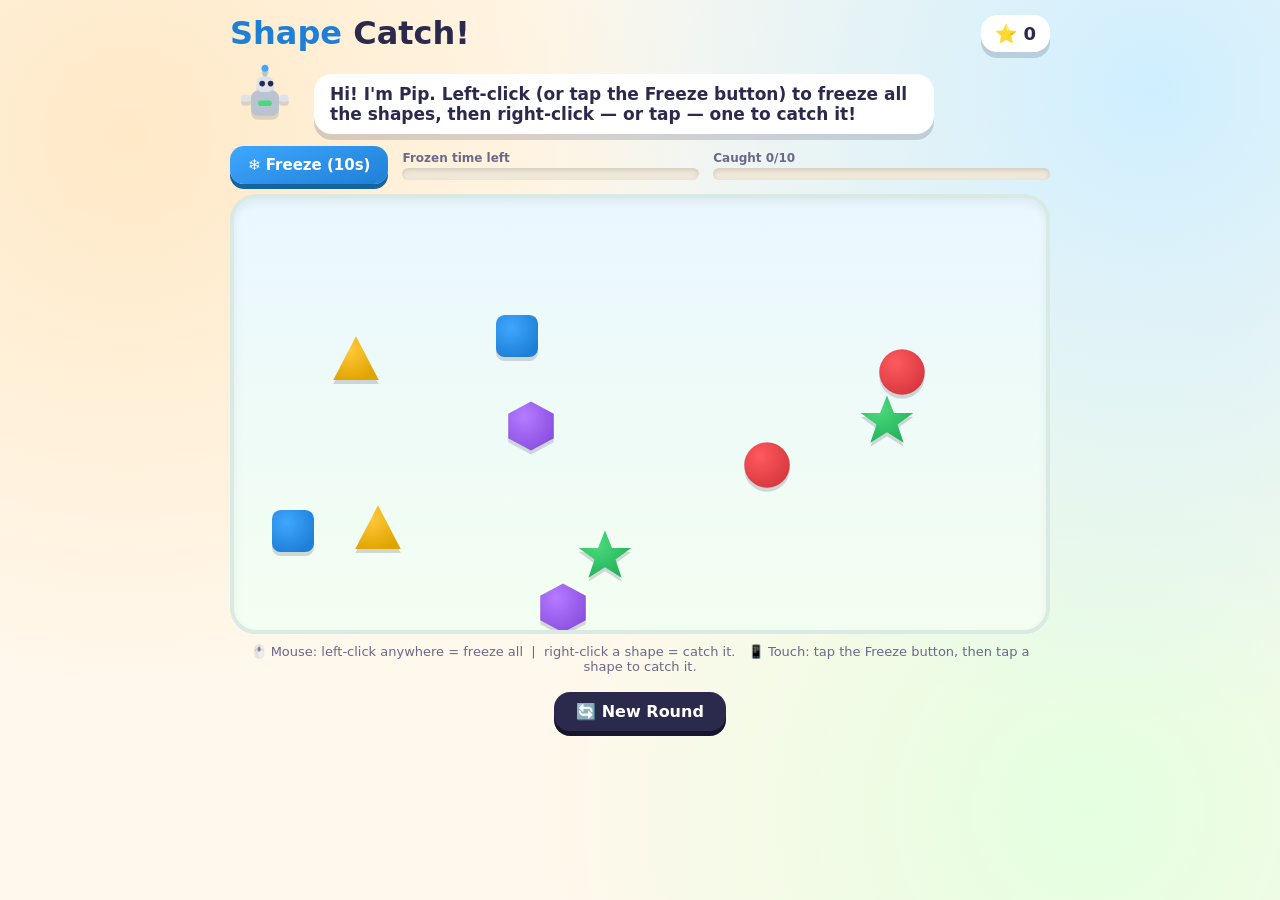
<file: followandLeftKey/index.html>
<!DOCTYPE html>
<html lang="en">
<head>
<meta charset="UTF-8">
<meta name="viewport" content="width=device-width, initial-scale=1.0, maximum-scale=1, user-scalable=no">
<title>Shape Catch with Pip the Robot!</title>
<style>
  :root{
    --red:#FF5A5F; --red-dark:#D6383D;
    --blue:#3FA7FF; --blue-dark:#1E7FD6;
    --yellow:#FFC93C; --yellow-dark:#E0A400;
    --green:#4CD97B; --green-dark:#22B25A;
    --purple:#B57BFF; --purple-dark:#8A4FE0;
    --ink:#2B2A4C;
    --paper:#FFF8EC;
    --card:#FFFFFF;
    --shadow:0 6px 0 rgba(43,42,76,0.18);
  }
  *{box-sizing:border-box; -webkit-tap-highlight-color:transparent;}
  html,body{
    margin:0; padding:0; height:100%;
    font-family:'Baloo 2','Trebuchet MS','Segoe UI Rounded','Comic Sans MS',system-ui,sans-serif;
    background:
      radial-gradient(circle at 10% 15%, #FFE9C7 0%, transparent 40%),
      radial-gradient(circle at 90% 10%, #CFEFFF 0%, transparent 45%),
      radial-gradient(circle at 85% 90%, #E4FFE0 0%, transparent 40%),
      var(--paper);
    color:var(--ink);
    overflow-x:hidden;
    user-select:none;
  }
  #app{
    min-height:100%;
    display:flex; flex-direction:column; align-items:center;
    padding:14px 14px 26px;
  }

  header{
    width:100%; max-width:820px;
    display:flex; align-items:center; justify-content:space-between;
    gap:10px; margin-bottom:6px;
  }
  header h1{ margin:0; font-size:clamp(20px,4.5vw,32px); }
  header h1 span.hi{color:var(--blue-dark);}
  .badge{
    background:var(--card); border-radius:16px; padding:8px 14px;
    box-shadow:var(--shadow); font-weight:700; font-size:clamp(14px,3vw,18px);
    display:flex; align-items:center; gap:6px; white-space:nowrap;
  }
  .badge .star{color:var(--yellow-dark);}
  .badge-row{ display:flex; gap:8px; }

  .robot-row{
    width:100%; max-width:820px;
    display:flex; align-items:flex-end; gap:14px;
    margin:6px 0 12px;
  }
  #robot{ width:70px; height:70px; flex:0 0 auto;
    filter:drop-shadow(0 4px 0 rgba(43,42,76,0.15));
    transition:transform .25s ease;
  }
  #robot.bounce{animation:bounce .5s ease;}
  @keyframes bounce{
    0%{transform:translateY(0) rotate(0);}
    30%{transform:translateY(-10px) rotate(-4deg);}
    60%{transform:translateY(0) rotate(4deg);}
    100%{transform:translateY(0) rotate(0);}
  }
  #speech{
    position:relative; background:var(--card); border-radius:18px;
    padding:10px 16px; box-shadow:var(--shadow);
    font-size:clamp(13px,3vw,17px); font-weight:700;
    min-height:20px; flex:1 1 auto; max-width:620px;
  }
  #speech:before{
    content:""; position:absolute; left:-10px; bottom:14px;
    border:10px solid transparent; border-right-color:var(--card);
  }
  #speech.pulse{animation:pulse .3s ease;}
  @keyframes pulse{0%{transform:scale(1);}50%{transform:scale(1.04);}100%{transform:scale(1);}}

  /* -------- CONTROLS ROW -------- */
  #controls{
    width:100%; max-width:820px;
    display:flex; align-items:center; gap:14px;
    margin-bottom:10px;
    flex-wrap:wrap;
  }
  #freeze-btn{
    background:linear-gradient(160deg, var(--blue), var(--blue-dark));
    color:#fff; border:none; border-radius:14px;
    padding:10px 18px; font-size:15px; font-weight:800;
    font-family:inherit; box-shadow:0 5px 0 #12639e; cursor:pointer;
    display:flex; align-items:center; gap:6px;
  }
  #freeze-btn:active{ transform:translateY(3px); box-shadow:0 2px 0 #12639e; }
  #freeze-btn:disabled{
    background:#C6CBD6; box-shadow:0 5px 0 #9BA1AF; cursor:default;
  }
  #freeze-timer-wrap{
    flex:1 1 160px;
    min-width:120px;
  }
  #freeze-timer-label{
    font-size:12px; font-weight:700; color:#6b6889; margin-bottom:3px;
  }
  #freeze-timer-bar{
    background:#EFE7D8; border-radius:20px; height:12px; overflow:hidden;
    box-shadow:inset 0 2px 4px rgba(0,0,0,0.12);
  }
  #freeze-timer-fill{
    height:100%; width:0%;
    background:linear-gradient(90deg, var(--blue), var(--purple));
    border-radius:20px;
  }

  #progress-wrap{ flex:1 1 200px; min-width:160px; }
  #progress-label{ font-size:12px; font-weight:700; color:#6b6889; margin-bottom:3px; }
  #progress-bar{
    background:#EFE7D8; border-radius:20px; height:12px; overflow:hidden;
    box-shadow:inset 0 2px 4px rgba(0,0,0,0.12);
  }
  #progress-fill{
    height:100%; width:0%;
    background:linear-gradient(90deg, var(--green), var(--yellow-dark));
    border-radius:20px; transition:width .35s ease;
  }

  /* -------- PLAY AREA -------- */
  #play-area{
    width:100%; max-width:820px;
    height:min(58vh,440px);
    background:linear-gradient(180deg, #EAF7FF, #F3FFF0);
    border:4px solid #D9E9E3;
    border-radius:26px;
    position:relative;
    overflow:hidden;
    box-shadow:inset 0 4px 10px rgba(0,0,0,0.06);
  }
  #play-area.frozen{
    background:linear-gradient(180deg, #DCEFFF, #EAF2FF);
    box-shadow:inset 0 0 0 4px rgba(63,167,255,0.35), inset 0 4px 10px rgba(0,0,0,0.06);
  }
  .shape{
    position:absolute;
    width:56px; height:56px;
    display:flex; align-items:center; justify-content:center;
    cursor:pointer;
    filter:drop-shadow(0 4px 0 rgba(43,42,76,0.18));
    transition:opacity .25s ease, transform .25s ease;
    will-change:left, top;
  }
  .shape svg{ width:100%; height:100%; overflow:visible; }
  .shape.frozen-shape{ filter:drop-shadow(0 4px 0 rgba(43,42,76,0.18)) saturate(1.1) brightness(1.05); }
  .shape.frozen-shape:after{
    content:"❄";
    position:absolute; top:-10px; right:-6px;
    font-size:20px;
    color:#3FA7FF;
    text-shadow:0 2px 2px rgba(0,0,0,0.15);
  }
  .shape.caught{
    opacity:0; transform:scale(0.2) rotate(25deg);
    pointer-events:none;
  }
  .catch-tick{
    position:absolute;
    font-size:34px;
    color:var(--green-dark);
    pointer-events:none;
    animation:tickFloat .7s ease forwards;
    text-shadow:0 2px 0 rgba(0,0,0,0.1);
  }
  @keyframes tickFloat{
    0%{ opacity:0; transform:translateY(0) scale(0.5); }
    30%{ opacity:1; transform:translateY(-10px) scale(1.2); }
    100%{ opacity:0; transform:translateY(-40px) scale(1); }
  }

  #reset-btn{
    margin-top:18px;
    background:var(--ink); color:#fff; border:none;
    border-radius:16px; padding:10px 22px; font-size:16px; font-weight:700;
    font-family:inherit; box-shadow:0 5px 0 #16152b; cursor:pointer;
  }
  #reset-btn:active{ transform:translateY(3px); box-shadow:0 2px 0 #16152b; }

  #hint{
    margin-top:10px; font-size:13px; color:#6b6889; text-align:center; max-width:820px;
  }

  /* -------- WIN SCREEN -------- */
  #win-screen{
    position:fixed; inset:0; background:rgba(43,42,76,0.55);
    display:flex; align-items:center; justify-content:center;
    z-index:1000; opacity:0; pointer-events:none; transition:opacity .3s ease;
  }
  #win-screen.show{ opacity:1; pointer-events:auto; }
  #win-card{
    background:var(--card); border-radius:28px; padding:34px 30px;
    text-align:center; max-width:420px; width:88%;
    box-shadow:0 20px 40px rgba(0,0,0,0.3);
    transform:translateY(30px) scale(0.9);
    transition:transform .35s cubic-bezier(.34,1.56,.64,1);
  }
  #win-screen.show #win-card{ transform:translateY(0) scale(1); }
  #win-card .stars{ font-size:44px; letter-spacing:6px; margin-bottom:6px; }
  #win-card h2{ margin:6px 0; font-size:clamp(22px,6vw,30px); }
  #win-card p{ font-size:16px; color:#5a5878; margin:6px 0 18px; }
  #play-again{
    background:var(--green-dark); color:#fff; border:none; border-radius:16px;
    padding:12px 26px; font-size:18px; font-weight:800; font-family:inherit;
    box-shadow:0 5px 0 #187a3f; cursor:pointer;
  }
  #play-again:active{ transform:translateY(3px); box-shadow:0 2px 0 #187a3f; }

  .confetti-piece{
    position:fixed; top:-20px; width:10px; height:14px; z-index:1001;
    opacity:0.95; pointer-events:none;
  }

  @media (prefers-reduced-motion: reduce){
    *{ animation-duration:0.001ms !important; transition-duration:0.001ms !important; }
  }
</style>
</head>
<body>
<div id="app">

  <header>
    <h1><span class="hi">Shape</span> Catch!</h1>
    <div class="badge"><span class="star">⭐</span> <span id="score">0</span></div>
  </header>

  <div class="robot-row">
    <svg id="robot" viewBox="0 0 100 100" xmlns="http://www.w3.org/2000/svg">
      <rect x="30" y="38" width="40" height="36" rx="10" fill="#B9C4D0"/>
      <rect x="38" y="18" width="24" height="22" rx="8" fill="#DCE3EA"/>
      <circle cx="46" cy="28" r="4" fill="#2B2A4C"/>
      <circle cx="58" cy="28" r="4" fill="#2B2A4C"/>
      <rect x="47" y="8" width="6" height="10" rx="3" fill="#B9C4D0"/>
      <circle cx="50" cy="6" r="5" fill="#3FA7FF"/>
      <rect x="16" y="44" width="14" height="10" rx="5" fill="#DCE3EA"/>
      <rect x="70" y="44" width="14" height="10" rx="5" fill="#DCE3EA"/>
      <rect x="40" y="52" width="20" height="8" rx="4" fill="#4CD97B"/>
    </svg>
    <div id="speech">Hi! I'm Pip. Left-click (or tap the Freeze button) to freeze all the shapes, then right-click — or tap — one to catch it!</div>
  </div>

  <div id="controls">
    <button id="freeze-btn">❄️ Freeze (10s)</button>
    <div id="freeze-timer-wrap">
      <div id="freeze-timer-label">Frozen time left</div>
      <div id="freeze-timer-bar"><div id="freeze-timer-fill"></div></div>
    </div>
    <div id="progress-wrap">
      <div id="progress-label">Caught</div>
      <div id="progress-bar"><div id="progress-fill"></div></div>
    </div>
  </div>

  <div id="play-area"></div>

  <div id="hint">🖱️ Mouse: left-click anywhere = freeze all &nbsp;|&nbsp; right-click a shape = catch it. &nbsp; 📱 Touch: tap the Freeze button, then tap a shape to catch it.</div>

  <button id="reset-btn">🔄 New Round</button>
</div>

<div id="win-screen">
  <div id="win-card">
    <div class="stars">⭐⭐⭐</div>
    <h2>You caught them all!</h2>
    <p id="win-msg">Pip is so proud. All 10 shapes are safe and sound!</p>
    <button id="play-again">Play Again</button>
  </div>
</div>

<script>
(function(){
  "use strict";

  var TOTAL_SHAPES = 10;
  var FREEZE_DURATION = 10000; // 10 seconds
  var SHAPE_TYPES = ["circle","square","triangle","star","hexagon"];
  var COLOR_CLASSES = [
    ["#FF5A5F","#D6383D"],
    ["#3FA7FF","#1E7FD6"],
    ["#FFC93C","#E0A400"],
    ["#4CD97B","#22B25A"],
    ["#B57BFF","#8A4FE0"]
  ];

  var playArea = document.getElementById('play-area');
  var speech = document.getElementById('speech');
  var robot = document.getElementById('robot');
  var scoreEl = document.getElementById('score');
  var progressFill = document.getElementById('progress-fill');
  var freezeBtn = document.getElementById('freeze-btn');
  var freezeFill = document.getElementById('freeze-timer-fill');
  var winScreen = document.getElementById('win-screen');
  var winMsg = document.getElementById('win-msg');

  var shapes = [];
  var score = 0;
  var caughtCount = 0;
  var isFrozen = false;
  var freezeEndTime = 0;
  var rafId = null;
  var lastTime = null;
  var freezeTimerRaf = null;

  /* ---------------- SOUND ---------------- */
  var AudioCtx = window.AudioContext || window.webkitAudioContext;
  var actx = null;
  function ctx(){ if(!actx){ actx = new AudioCtx(); } return actx; }
  function beep(freq, start, dur, type, vol){
    try{
      var c = ctx();
      var o = c.createOscillator();
      var g = c.createGain();
      o.type = type || 'sine';
      o.frequency.value = freq;
      g.gain.value = vol || 0.15;
      o.connect(g); g.connect(c.destination);
      var t = c.currentTime + start;
      o.start(t);
      g.gain.setValueAtTime(g.gain.value, t);
      g.gain.exponentialRampToValueAtTime(0.001, t + dur);
      o.stop(t + dur + 0.02);
    }catch(e){}
  }
  function soundCatch(){ beep(880,0,0.1,'triangle',0.16); beep(1320,0.06,0.14,'triangle',0.13); }
  function soundFreeze(){ beep(500,0,0.08,'sine',0.1); beep(700,0.05,0.12,'sine',0.09); }
  function soundWin(){
    [523,659,784,1047].forEach(function(f,i){ beep(f, i*0.14, 0.22, 'triangle', 0.16); });
  }

  function say(text){
    speech.textContent = text;
    speech.classList.remove('pulse'); void speech.offsetWidth; speech.classList.add('pulse');
  }
  function bounceRobot(){
    robot.classList.remove('bounce'); void robot.offsetWidth; robot.classList.add('bounce');
  }

  /* ---------------- SHAPE SVG MARKUP ---------------- */
  function shapeSvg(type, c1, c2){
    var fillId = 'g' + Math.random().toString(36).slice(2,8);
    var grad = '<defs><radialGradient id="'+fillId+'" cx="35%" cy="30%" r="75%">' +
                 '<stop offset="0%" stop-color="'+c1+'"/><stop offset="100%" stop-color="'+c2+'"/>' +
               '</radialGradient></defs>';
    var fill = 'url(#'+fillId+')';
    if(type === 'circle'){
      return '<svg viewBox="0 0 64 64">'+grad+'<circle cx="32" cy="32" r="26" fill="'+fill+'"/></svg>';
    }
    if(type === 'square'){
      return '<svg viewBox="0 0 64 64">'+grad+'<rect x="8" y="8" width="48" height="48" rx="10" fill="'+fill+'"/></svg>';
    }
    if(type === 'triangle'){
      return '<svg viewBox="0 0 64 64">'+grad+'<polygon points="32,6 58,56 6,56" fill="'+fill+'" stroke-linejoin="round"/></svg>';
    }
    if(type === 'star'){
      return '<svg viewBox="0 0 64 64">'+grad+'<polygon points="32,4 40,24 62,24 44,37 51,58 32,46 13,58 20,37 2,24 24,24" fill="'+fill+'"/></svg>';
    }
    if(type === 'hexagon'){
      return '<svg viewBox="0 0 64 64">'+grad+'<polygon points="32,4 58,18 58,46 32,60 6,46 6,18" fill="'+fill+'"/></svg>';
    }
  }

  /* ---------------- ROUND SETUP ---------------- */
  function rand(min,max){ return Math.random()*(max-min)+min; }

  function buildRound(){
    // clean up previous
    playArea.innerHTML = '';
    shapes = [];
    score = 0; caughtCount = 0;
    isFrozen = false;
    freezeEndTime = 0;
    scoreEl.textContent = score;
    updateProgress();
    freezeFill.style.width = '0%';
    freezeBtn.disabled = false;
    playArea.classList.remove('frozen');

    var rect = playArea.getBoundingClientRect();
    var w = rect.width, h = rect.height;

    for(var i=0;i<TOTAL_SHAPES;i++){
      var type = SHAPE_TYPES[i % SHAPE_TYPES.length];
      var colorPair = COLOR_CLASSES[i % COLOR_CLASSES.length];
      var el = document.createElement('div');
      el.className = 'shape';
      el.innerHTML = shapeSvg(type, colorPair[0], colorPair[1]);
      var size = 56;
      var x = rand(0, Math.max(0,w-size));
      var y = rand(0, Math.max(0,h-size));
      var speed = rand(55,110); // px per second
      var angle = rand(0, Math.PI*2);
      var vx = Math.cos(angle)*speed;
      var vy = Math.sin(angle)*speed;
      el.style.left = x+'px';
      el.style.top = y+'px';
      playArea.appendChild(el);

      var shapeObj = { el:el, x:x, y:y, vx:vx, vy:vy, size:size, caught:false };
      shapes.push(shapeObj);
      attachShapeEvents(shapeObj);
    }

    say("Hi! I'm Pip. Left-click (or tap the Freeze button) to freeze all the shapes, then right-click — or tap — one to catch it!");
    startLoop();
  }

  function updateProgress(){
    progressFill.style.width = Math.round((caughtCount/TOTAL_SHAPES)*100) + '%';
    document.getElementById('progress-label').textContent = 'Caught ' + caughtCount + '/' + TOTAL_SHAPES;
  }

  /* ---------------- ANIMATION LOOP ---------------- */
  function startLoop(){
    if(rafId) cancelAnimationFrame(rafId);
    lastTime = null;
    rafId = requestAnimationFrame(step);
  }

  function step(timestamp){
    if(lastTime === null) lastTime = timestamp;
    var dt = (timestamp - lastTime) / 1000;
    lastTime = timestamp;

    if(!isFrozen){
      var rect = playArea.getBoundingClientRect();
      var w = rect.width, h = rect.height;
      shapes.forEach(function(s){
        if(s.caught) return;
        s.x += s.vx*dt;
        s.y += s.vy*dt;
        if(s.x <= 0){ s.x = 0; s.vx = Math.abs(s.vx); }
        if(s.x + s.size >= w){ s.x = w - s.size; s.vx = -Math.abs(s.vx); }
        if(s.y <= 0){ s.y = 0; s.vy = Math.abs(s.vy); }
        if(s.y + s.size >= h){ s.y = h - s.size; s.vy = -Math.abs(s.vy); }
        s.el.style.left = s.x+'px';
        s.el.style.top = s.y+'px';
      });
    }
    rafId = requestAnimationFrame(step);
  }

  /* ---------------- FREEZE LOGIC ---------------- */
  function freezeAll(){
    if(isFrozen) return;
    isFrozen = true;
    playArea.classList.add('frozen');
    shapes.forEach(function(s){ if(!s.caught) s.el.classList.add('frozen-shape'); });
    freezeBtn.disabled = true;
    soundFreeze();
    say("Freeze! ❄️ Quick, right-click (or tap) a shape to catch it!");

    freezeEndTime = performance.now() + FREEZE_DURATION;
    if(freezeTimerRaf) cancelAnimationFrame(freezeTimerRaf);
    freezeTimerRaf = requestAnimationFrame(freezeTick);
  }

  function freezeTick(now){
    var remaining = freezeEndTime - now;
    if(remaining <= 0){
      freezeFill.style.width = '0%';
      unfreezeAll();
      return;
    }
    freezeFill.style.width = Math.round((remaining/FREEZE_DURATION)*100) + '%';
    freezeTimerRaf = requestAnimationFrame(freezeTick);
  }

  function unfreezeAll(){
    isFrozen = false;
    playArea.classList.remove('frozen');
    shapes.forEach(function(s){ s.el.classList.remove('frozen-shape'); });
    freezeBtn.disabled = false;
    if(caughtCount < TOTAL_SHAPES){
      say("They're moving again! Left-click or tap Freeze to stop them.");
    }
  }

  /* ---------------- CATCH LOGIC ---------------- */
  function catchShape(shapeObj){
    if(shapeObj.caught) return;
    shapeObj.caught = true;
    caughtCount++;
    score += 10;
    scoreEl.textContent = score;
    updateProgress();
    bounceRobot();
    soundCatch();

    var tick = document.createElement('div');
    tick.className = 'catch-tick';
    tick.textContent = '✅';
    tick.style.left = (shapeObj.x + shapeObj.size/2 - 17) + 'px';
    tick.style.top = (shapeObj.y) + 'px';
    playArea.appendChild(tick);
    setTimeout(function(){ tick.remove(); }, 720);

    shapeObj.el.classList.add('caught');
    setTimeout(function(){ shapeObj.el.remove(); }, 260);

    var praises = ["Gotcha!", "Nice catch!", "You got it!", "Pip says: caught!"];
    say(praises[Math.floor(Math.random()*praises.length)] + " " + caughtCount + " of " + TOTAL_SHAPES + " caught.");

    if(caughtCount >= TOTAL_SHAPES){
      setTimeout(showWin, 500);
    }
  }

  /* ---------------- INPUT HANDLING ---------------- */
  playArea.addEventListener('contextmenu', function(e){ e.preventDefault(); });

  playArea.addEventListener('pointerdown', function(e){
    var shapeEl = e.target.closest ? e.target.closest('.shape') : null;
    var shapeObj = shapeEl ? shapes.find(function(s){ return s.el === shapeEl; }) : null;

    if(e.pointerType === 'touch'){
      if(shapeObj){
        catchShape(shapeObj);
      } else {
        freezeAll();
      }
      return;
    }

    // mouse / pen
    if(e.button === 0){
      // left click anywhere = freeze all
      freezeAll();
    } else if(e.button === 2){
      // right click a shape = catch it
      if(shapeObj){ catchShape(shapeObj); }
    }
  });

  freezeBtn.addEventListener('click', function(){ freezeAll(); });

  function attachShapeEvents(shapeObj){
    // handled globally via playArea pointerdown; nothing extra needed per-shape
  }

  /* ---------------- WIN + CONFETTI ---------------- */
  function showWin(){
    if(rafId) cancelAnimationFrame(rafId);
    if(freezeTimerRaf) cancelAnimationFrame(freezeTimerRaf);
    winMsg.textContent = "Pip is so proud. All " + TOTAL_SHAPES + " shapes caught! Score: " + score + " points.";
    winScreen.classList.add('show');
    soundWin();
    launchConfetti();
  }
  function launchConfetti(){
    var colors = ['#FF5A5F','#3FA7FF','#FFC93C','#4CD97B','#B57BFF'];
    for(var i=0;i<60;i++){
      (function(){
        var p = document.createElement('div');
        p.className = 'confetti-piece';
        p.style.left = (Math.random()*100)+'vw';
        p.style.background = colors[Math.floor(Math.random()*colors.length)];
        p.style.transform = 'rotate('+Math.floor(Math.random()*360)+'deg)';
        var duration = 2.2 + Math.random()*1.6;
        var delay = Math.random()*0.6;
        p.style.transition = 'transform '+duration+'s ease-in, top '+duration+'s ease-in, opacity 0.4s ease '+ (duration+delay-0.4) +'s';
        document.body.appendChild(p);
        requestAnimationFrame(function(){
          setTimeout(function(){
            p.style.top = (100+Math.random()*10)+'vh';
            p.style.transform = 'rotate('+Math.floor(Math.random()*720)+'deg)';
            p.style.opacity = '0';
          }, delay*1000);
        });
        setTimeout(function(){ p.remove(); }, (duration+delay+0.6)*1000);
      })();
    }
  }

  document.getElementById('play-again').addEventListener('click', function(){
    winScreen.classList.remove('show');
    buildRound();
  });
  document.getElementById('reset-btn').addEventListener('click', function(){
    if(rafId) cancelAnimationFrame(rafId);
    if(freezeTimerRaf) cancelAnimationFrame(freezeTimerRaf);
    buildRound();
  });

  window.addEventListener('resize', function(){
    // keep shapes within bounds after resize
    var rect = playArea.getBoundingClientRect();
    shapes.forEach(function(s){
      if(s.caught) return;
      s.x = Math.min(s.x, Math.max(0,rect.width - s.size));
      s.y = Math.min(s.y, Math.max(0,rect.height - s.size));
    });
  });

  buildRound();
})();
</script>
</body>
</html>
</file>
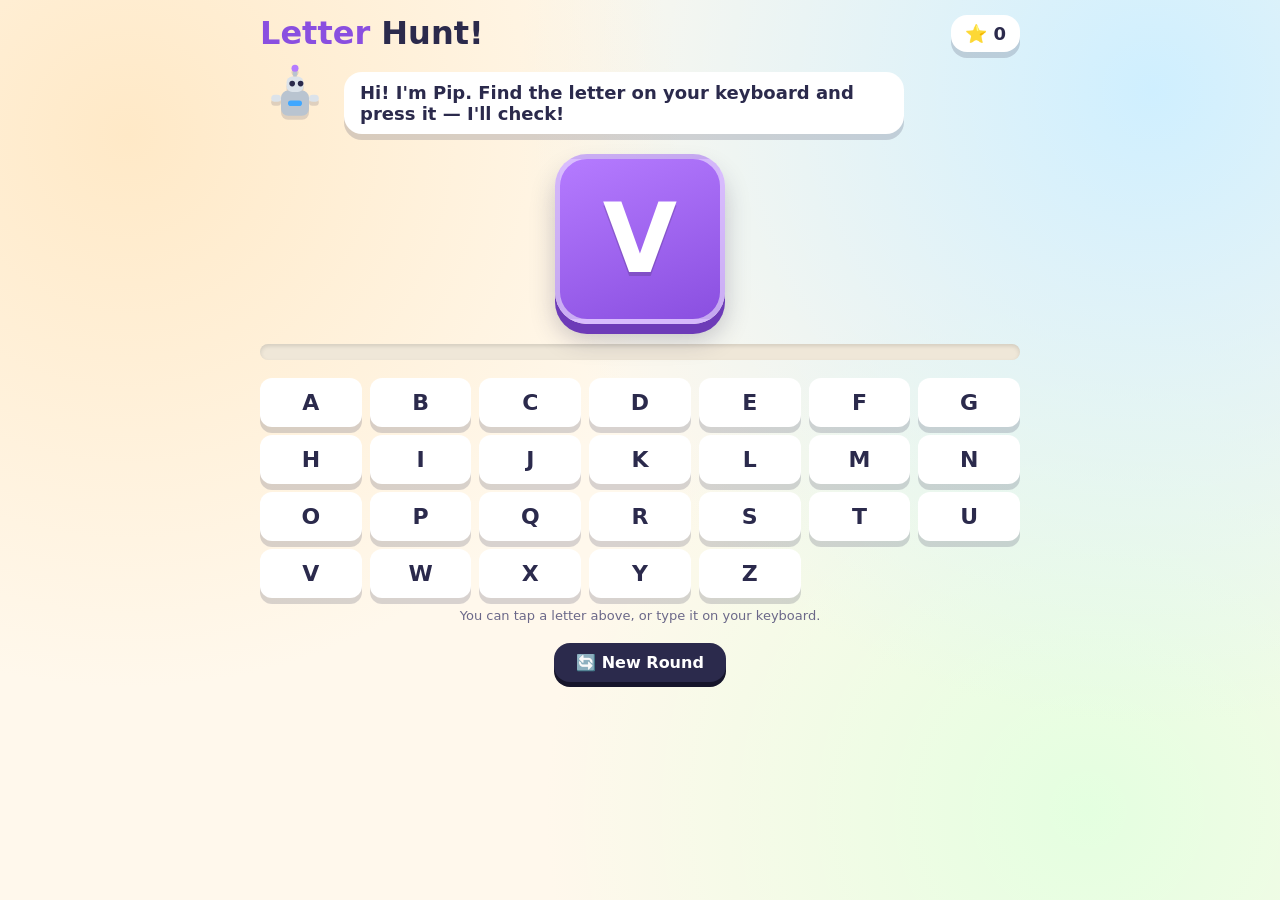
<file: keboard/index.html>
<!DOCTYPE html>
<html lang="en">
<head>
<meta charset="UTF-8">
<meta name="viewport" content="width=device-width, initial-scale=1.0, maximum-scale=1, user-scalable=no">
<title>Letter Hunt with Pip the Robot!</title>
<style>
  :root{
    --red:#FF5A5F; --red-dark:#D6383D;
    --blue:#3FA7FF; --blue-dark:#1E7FD6;
    --yellow:#FFC93C; --yellow-dark:#E0A400;
    --green:#4CD97B; --green-dark:#22B25A;
    --purple:#B57BFF; --purple-dark:#8A4FE0;
    --ink:#2B2A4C;
    --paper:#FFF8EC;
    --card:#FFFFFF;
    --shadow:0 6px 0 rgba(43,42,76,0.18);
  }
  *{box-sizing:border-box; -webkit-tap-highlight-color:transparent;}
  html,body{
    margin:0; padding:0; height:100%;
    font-family:'Baloo 2','Trebuchet MS','Segoe UI Rounded','Comic Sans MS',system-ui,sans-serif;
    background:
      radial-gradient(circle at 10% 15%, #FFE9C7 0%, transparent 40%),
      radial-gradient(circle at 90% 10%, #CFEFFF 0%, transparent 45%),
      radial-gradient(circle at 85% 90%, #E4FFE0 0%, transparent 40%),
      var(--paper);
    color:var(--ink);
    overflow-x:hidden;
    user-select:none;
  }
  #app{
    min-height:100%;
    display:flex; flex-direction:column; align-items:center;
    padding:14px 14px 26px;
  }

  header{
    width:100%; max-width:760px;
    display:flex; align-items:center; justify-content:space-between;
    gap:10px; margin-bottom:6px;
  }
  header h1{ margin:0; font-size:clamp(20px,4.5vw,32px); }
  header h1 span.hi{color:var(--purple-dark);}
  .badge{
    background:var(--card); border-radius:16px; padding:8px 14px;
    box-shadow:var(--shadow); font-weight:700; font-size:clamp(14px,3vw,18px);
    display:flex; align-items:center; gap:6px; white-space:nowrap;
  }
  .badge .star{color:var(--yellow-dark);}

  .robot-row{
    width:100%; max-width:760px;
    display:flex; align-items:flex-end; gap:14px;
    margin:6px 0 14px;
  }
  #robot{ width:70px; height:70px; flex:0 0 auto;
    filter:drop-shadow(0 4px 0 rgba(43,42,76,0.15));
    transition:transform .25s ease;
  }
  #robot.bounce{animation:bounce .5s ease;}
  @keyframes bounce{
    0%{transform:translateY(0) rotate(0);}
    30%{transform:translateY(-10px) rotate(-4deg);}
    60%{transform:translateY(0) rotate(4deg);}
    100%{transform:translateY(0) rotate(0);}
  }
  #speech{
    position:relative; background:var(--card); border-radius:18px;
    padding:10px 16px; box-shadow:var(--shadow);
    font-size:clamp(14px,3.2vw,18px); font-weight:700;
    min-height:20px; flex:1 1 auto; max-width:560px;
  }
  #speech:before{
    content:""; position:absolute; left:-10px; bottom:14px;
    border:10px solid transparent; border-right-color:var(--card);
  }
  #speech.pulse{animation:pulse .3s ease;}
  @keyframes pulse{0%{transform:scale(1);}50%{transform:scale(1.04);}100%{transform:scale(1);}}

  /* -------- TARGET LETTER CARD -------- */
  #target-wrap{
    position:relative;
    width:170px; height:170px;
    margin:6px 0 18px;
  }
  #target-card{
    width:100%; height:100%;
    background:linear-gradient(160deg, var(--purple), var(--purple-dark));
    border-radius:32px;
    box-shadow:0 10px 0 #6d3bb8, 0 16px 24px rgba(43,42,76,0.25);
    display:flex; align-items:center; justify-content:center;
    border:5px solid rgba(255,255,255,0.5);
    transition:transform .12s ease;
  }
  #target-card.shake{animation:shake .4s ease;}
  @keyframes shake{
    0%,100%{transform:translateX(0);}
    25%{transform:translateX(-10px) rotate(-3deg);}
    75%{transform:translateX(10px) rotate(3deg);}
  }
  #target-letter{
    font-size:96px; font-weight:800; color:#fff;
    text-shadow:0 4px 0 rgba(0,0,0,0.15);
    line-height:1;
  }
  #tick-overlay{
    position:absolute; inset:0;
    display:flex; align-items:center; justify-content:center;
    font-size:110px; color:var(--green-dark);
    opacity:0; transform:scale(0.4);
    pointer-events:none;
    text-shadow:0 4px 0 rgba(0,0,0,0.1);
  }
  #tick-overlay.show{
    animation:tickPop .55s cubic-bezier(.34,1.56,.64,1) forwards;
  }
  @keyframes tickPop{
    0%{opacity:0; transform:scale(0.3);}
    50%{opacity:1; transform:scale(1.15);}
    75%{opacity:1; transform:scale(0.95);}
    100%{opacity:0; transform:scale(1);}
  }

  /* -------- PROGRESS -------- */
  #progress-wrap{ width:100%; max-width:760px; margin:2px 0 18px; }
  #progress-bar{
    background:#EFE7D8; border-radius:20px; height:16px; overflow:hidden;
    box-shadow:inset 0 2px 4px rgba(0,0,0,0.12);
  }
  #progress-fill{
    height:100%; width:0%;
    background:linear-gradient(90deg, var(--purple), var(--blue));
    border-radius:20px; transition:width .35s ease;
  }

  /* -------- ON-SCREEN KEYBOARD -------- */
  #keyboard{
    width:100%; max-width:760px;
    display:grid;
    grid-template-columns:repeat(7, 1fr);
    gap:8px;
  }
  .key{
    background:var(--card);
    border-radius:12px;
    box-shadow:var(--shadow);
    border:none;
    font-family:inherit;
    font-weight:800;
    font-size:clamp(16px,3.6vw,22px);
    color:var(--ink);
    padding:12px 0;
    cursor:pointer;
    transition:transform .08s ease, background .15s ease, box-shadow .15s ease;
  }
  .key:active{ transform:translateY(4px); box-shadow:0 2px 0 rgba(43,42,76,0.18); }
  .key.correct{
    background:linear-gradient(160deg, var(--green), var(--green-dark));
    color:#fff;
    box-shadow:0 6px 0 #187a3f;
  }
  .key.wrong{
    animation:keyWrong .4s ease;
  }
  @keyframes keyWrong{
    0%,100%{background:var(--card);}
    40%{background:#FFD3D3;}
  }
  .key.done{
    opacity:0.35;
    pointer-events:none;
  }

  #reset-btn{
    margin-top:20px;
    background:var(--ink); color:#fff; border:none;
    border-radius:16px; padding:10px 22px; font-size:16px; font-weight:700;
    font-family:inherit; box-shadow:0 5px 0 #16152b; cursor:pointer;
  }
  #reset-btn:active{ transform:translateY(3px); box-shadow:0 2px 0 #16152b; }

  #hint{
    margin-top:10px;
    font-size:13px;
    color:#6b6889;
    text-align:center;
  }

  /* -------- WIN SCREEN -------- */
  #win-screen{
    position:fixed; inset:0; background:rgba(43,42,76,0.55);
    display:flex; align-items:center; justify-content:center;
    z-index:1000; opacity:0; pointer-events:none; transition:opacity .3s ease;
  }
  #win-screen.show{ opacity:1; pointer-events:auto; }
  #win-card{
    background:var(--card); border-radius:28px; padding:34px 30px;
    text-align:center; max-width:420px; width:88%;
    box-shadow:0 20px 40px rgba(0,0,0,0.3);
    transform:translateY(30px) scale(0.9);
    transition:transform .35s cubic-bezier(.34,1.56,.64,1);
  }
  #win-screen.show #win-card{ transform:translateY(0) scale(1); }
  #win-card .stars{ font-size:44px; letter-spacing:6px; margin-bottom:6px; }
  #win-card h2{ margin:6px 0; font-size:clamp(22px,6vw,30px); }
  #win-card p{ font-size:16px; color:#5a5878; margin:6px 0 18px; }
  #play-again{
    background:var(--green-dark); color:#fff; border:none; border-radius:16px;
    padding:12px 26px; font-size:18px; font-weight:800; font-family:inherit;
    box-shadow:0 5px 0 #187a3f; cursor:pointer;
  }
  #play-again:active{ transform:translateY(3px); box-shadow:0 2px 0 #187a3f; }

  .confetti-piece{
    position:fixed; top:-20px; width:10px; height:14px; z-index:1001;
    opacity:0.95; pointer-events:none;
  }

  @media (max-width:520px){
    #keyboard{ grid-template-columns:repeat(6,1fr); }
    #target-wrap{ width:140px; height:140px; }
    #target-letter{ font-size:78px; }
  }
  @media (prefers-reduced-motion: reduce){
    *{ animation-duration:0.001ms !important; transition-duration:0.001ms !important; }
  }
</style>
</head>
<body>
<div id="app">

  <header>
    <h1><span class="hi">Letter</span> Hunt!</h1>
    <div class="badge"><span class="star">⭐</span> <span id="score">0</span></div>
  </header>

  <div class="robot-row">
    <svg id="robot" viewBox="0 0 100 100" xmlns="http://www.w3.org/2000/svg">
      <rect x="30" y="38" width="40" height="36" rx="10" fill="#B9C4D0"/>
      <rect x="38" y="18" width="24" height="22" rx="8" fill="#DCE3EA"/>
      <circle cx="46" cy="28" r="4" fill="#2B2A4C"/>
      <circle cx="58" cy="28" r="4" fill="#2B2A4C"/>
      <rect x="47" y="8" width="6" height="10" rx="3" fill="#B9C4D0"/>
      <circle cx="50" cy="6" r="5" fill="#B57BFF"/>
      <rect x="16" y="44" width="14" height="10" rx="5" fill="#DCE3EA"/>
      <rect x="70" y="44" width="14" height="10" rx="5" fill="#DCE3EA"/>
      <rect x="40" y="52" width="20" height="8" rx="4" fill="#3FA7FF"/>
    </svg>
    <div id="speech">Hi! I'm Pip. Find the letter on your keyboard and press it — I'll check!</div>
  </div>

  <div id="target-wrap">
    <div id="target-card"><div id="target-letter">A</div></div>
    <div id="tick-overlay">✅</div>
  </div>

  <div id="progress-wrap">
    <div id="progress-bar"><div id="progress-fill"></div></div>
  </div>

  <div id="keyboard"></div>
  <div id="hint">You can tap a letter above, or type it on your keyboard.</div>

  <button id="reset-btn">🔄 New Round</button>
</div>

<div id="win-screen">
  <div id="win-card">
    <div class="stars">⭐⭐⭐</div>
    <h2>You found them all!</h2>
    <p id="win-msg">Pip is so proud. Every letter, A to Z!</p>
    <button id="play-again">Play Again</button>
  </div>
</div>

<script>
(function(){
  "use strict";

  var ALPHABET = "ABCDEFGHIJKLMNOPQRSTUVWXYZ".split("");
  var order = [];
  var currentIndex = 0;
  var score = 0;
  var awaitingScan = false;

  var speech = document.getElementById('speech');
  var robot = document.getElementById('robot');
  var scoreEl = document.getElementById('score');
  var targetLetter = document.getElementById('target-letter');
  var targetCard = document.getElementById('target-card');
  var tickOverlay = document.getElementById('tick-overlay');
  var progressFill = document.getElementById('progress-fill');
  var keyboard = document.getElementById('keyboard');
  var winScreen = document.getElementById('win-screen');
  var winMsg = document.getElementById('win-msg');

  var keyEls = {};

  /* ---------------- SOUND ---------------- */
  var AudioCtx = window.AudioContext || window.webkitAudioContext;
  var actx = null;
  function ctx(){ if(!actx){ actx = new AudioCtx(); } return actx; }
  function beep(freq, start, dur, type, vol){
    try{
      var c = ctx();
      var o = c.createOscillator();
      var g = c.createGain();
      o.type = type || 'sine';
      o.frequency.value = freq;
      g.gain.value = vol || 0.15;
      o.connect(g); g.connect(c.destination);
      var t = c.currentTime + start;
      o.start(t);
      g.gain.setValueAtTime(g.gain.value, t);
      g.gain.exponentialRampToValueAtTime(0.001, t + dur);
      o.stop(t + dur + 0.02);
    }catch(e){}
  }
  function soundCorrect(){ beep(880,0,0.12,'triangle',0.16); beep(1320,0.08,0.16,'triangle',0.14); }
  function soundWrong(){ beep(220,0,0.18,'sawtooth',0.10); }
  function soundWin(){
    [523,659,784,1047].forEach(function(f,i){ beep(f, i*0.14, 0.22, 'triangle', 0.16); });
  }

  function say(text){
    speech.textContent = text;
    speech.classList.remove('pulse'); void speech.offsetWidth; speech.classList.add('pulse');
  }
  function bounceRobot(){
    robot.classList.remove('bounce'); void robot.offsetWidth; robot.classList.add('bounce');
  }

  /* ---------------- BUILD KEYBOARD ---------------- */
  function buildKeyboard(){
    keyboard.innerHTML = '';
    keyEls = {};
    ALPHABET.forEach(function(letter){
      var btn = document.createElement('button');
      btn.className = 'key';
      btn.textContent = letter;
      btn.dataset.letter = letter;
      btn.addEventListener('click', function(){ handleGuess(letter, btn); });
      keyboard.appendChild(btn);
      keyEls[letter] = btn;
    });
  }

  /* ---------------- ROUND SETUP ---------------- */
  function shuffle(arr){
    var a = arr.slice();
    for(var i=a.length-1;i>0;i--){
      var j = Math.floor(Math.random()*(i+1));
      var tmp=a[i]; a[i]=a[j]; a[j]=tmp;
    }
    return a;
  }

  function buildRound(){
    order = shuffle(ALPHABET);
    currentIndex = 0;
    score = 0;
    awaitingScan = false;
    scoreEl.textContent = score;
    Object.keys(keyEls).forEach(function(l){
      keyEls[l].classList.remove('correct','done','wrong');
    });
    updateProgress();
    showTarget();
    say("Hi! I'm Pip. Find the letter on your keyboard and press it — I'll check!");
  }

  function showTarget(){
    var letter = order[currentIndex];
    targetLetter.textContent = letter;
  }

  function updateProgress(){
    var pct = Math.round((currentIndex/ALPHABET.length)*100);
    progressFill.style.width = pct + '%';
  }

  /* ---------------- GUESS HANDLING ---------------- */
  function handleGuess(letter, keyEl){
    if(awaitingScan) return;
    var target = order[currentIndex];

    if(letter === target){
      awaitingScan = true;
      say("Scanning… 🔎");
      setTimeout(function(){
        if(keyEl){ keyEl.classList.add('correct'); }
        tickOverlay.classList.remove('show'); void tickOverlay.offsetWidth; tickOverlay.classList.add('show');
        soundCorrect();
        bounceRobot();
        score += 10;
        scoreEl.textContent = score;
        var msg = "Yes! That's " + target + ". Great job!";
        say(msg);

        setTimeout(function(){
          if(keyEl){ keyEl.classList.add('done'); }
          currentIndex++;
          updateProgress();
          awaitingScan = false;
          if(currentIndex >= ALPHABET.length){
            setTimeout(showWin, 400);
          } else {
            showTarget();
          }
        }, 550);
      }, 350);
    } else {
      if(keyEl){
        keyEl.classList.remove('wrong'); void keyEl.offsetWidth; keyEl.classList.add('wrong');
        setTimeout(function(){ keyEl.classList.remove('wrong'); }, 400);
      }
      targetCard.classList.remove('shake'); void targetCard.offsetWidth; targetCard.classList.add('shake');
      setTimeout(function(){ targetCard.classList.remove('shake'); }, 400);
      soundWrong();
      say("Not quite! Look for the letter " + target + " and try again.");
    }
  }

  /* physical keyboard support */
  window.addEventListener('keydown', function(e){
    var letter = (e.key || '').toUpperCase();
    if(letter.length === 1 && letter >= 'A' && letter <= 'Z'){
      var keyEl = keyEls[letter];
      if(keyEl && keyEl.classList.contains('done')) return;
      handleGuess(letter, keyEl);
    }
  });

  /* ---------------- WIN + CONFETTI ---------------- */
  function showWin(){
    winMsg.textContent = "Pip is so proud. Every letter, A to Z! Score: " + score + " points.";
    winScreen.classList.add('show');
    soundWin();
    launchConfetti();
  }
  function launchConfetti(){
    var colors = ['#FF5A5F','#3FA7FF','#FFC93C','#4CD97B','#B57BFF'];
    for(var i=0;i<60;i++){
      (function(){
        var p = document.createElement('div');
        p.className = 'confetti-piece';
        p.style.left = (Math.random()*100)+'vw';
        p.style.background = colors[Math.floor(Math.random()*colors.length)];
        p.style.transform = 'rotate('+Math.floor(Math.random()*360)+'deg)';
        var duration = 2.2 + Math.random()*1.6;
        var delay = Math.random()*0.6;
        p.style.transition = 'transform '+duration+'s ease-in, top '+duration+'s ease-in, opacity 0.4s ease '+ (duration+delay-0.4) +'s';
        document.body.appendChild(p);
        requestAnimationFrame(function(){
          setTimeout(function(){
            p.style.top = (100+Math.random()*10)+'vh';
            p.style.transform = 'rotate('+Math.floor(Math.random()*720)+'deg)';
            p.style.opacity = '0';
          }, delay*1000);
        });
        setTimeout(function(){ p.remove(); }, (duration+delay+0.6)*1000);
      })();
    }
  }

  document.getElementById('play-again').addEventListener('click', function(){
    winScreen.classList.remove('show');
    buildRound();
  });
  document.getElementById('reset-btn').addEventListener('click', buildRound);

  buildKeyboard();
  buildRound();
})();
</script>
</body>
</html>
</file>
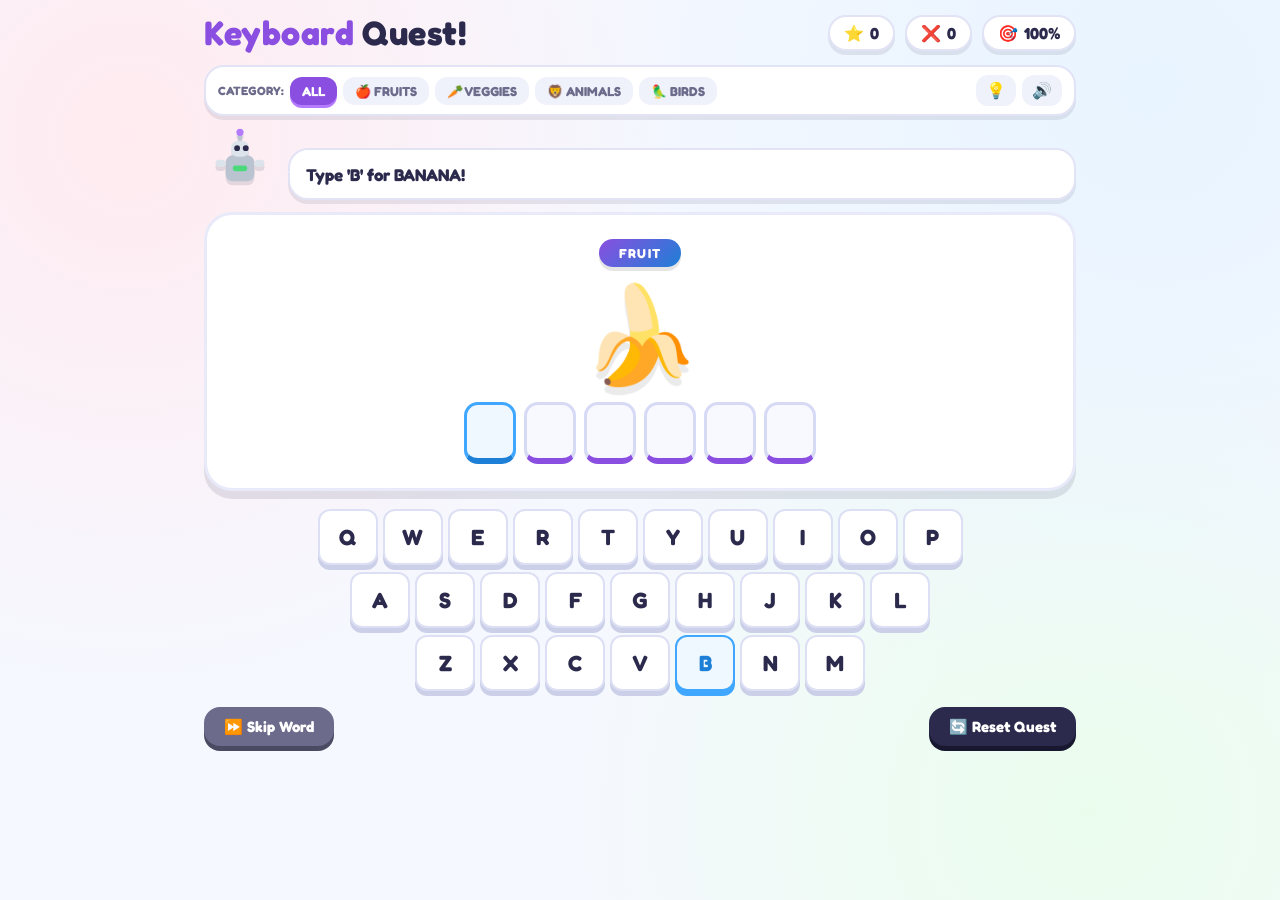
<file: keyboardQuest/index.html>
<!DOCTYPE html>
<html lang="en">
<head>
<meta charset="UTF-8">
<meta name="viewport" content="width=device-width, initial-scale=1.0, maximum-scale=1.0, user-scalable=no">
<title>Keyboard Quest with Pip!</title>
<link rel="preconnect" href="https://fonts.googleapis.com">
<link rel="preconnect" href="https://fonts.gstatic.com" crossorigin>
<link href="https://fonts.googleapis.com/css2?family=Fredoka:wght@400;600;700&family=Nunito:wght@700;800;900&display=swap" rel="stylesheet">
<style>
  :root {
    --red: #FF5A5F;
    --red-dark: #D6383D;
    --blue: #3FA7FF;
    --blue-dark: #1E7FD6;
    --yellow: #FFC93C;
    --yellow-dark: #E0A400;
    --green: #4CD97B;
    --green-dark: #22B25A;
    --purple: #B57BFF;
    --purple-dark: #8A4FE0;
    --ink: #2B2A4C;
    --paper: #F6F8FF;
    --card: #FFFFFF;
    --shadow: 0 8px 0 rgba(43,42,76,0.12);
    --shadow-sm: 0 4px 0 rgba(43,42,76,0.1);
  }

  * { box-sizing: border-box; -webkit-tap-highlight-color: transparent; }

  html, body {
    margin: 0; padding: 0; min-height: 100vh;
    font-family: 'Fredoka', 'Nunito', system-ui, sans-serif;
    background:
      radial-gradient(circle at 10% 15%, #FFEBF0 0%, transparent 40%),
      radial-gradient(circle at 90% 10%, #E8F4FF 0%, transparent 45%),
      radial-gradient(circle at 85% 90%, #EAFDED 0%, transparent 40%),
      var(--paper);
    color: var(--ink);
    overflow-x: hidden;
    user-select: none;
  }

  #app {
    max-width: 900px;
    margin: 0 auto;
    padding: 12px 14px 24px;
    display: flex;
    flex-direction: column;
    align-items: center;
    gap: 12px;
  }

  header {
    width: 100%;
    display: flex;
    align-items: center;
    justify-content: space-between;
    gap: 10px;
    flex-wrap: wrap;
  }
  
  header h1 {
    margin: 0;
    font-size: clamp(22px, 5vw, 34px);
    font-weight: 700;
    letter-spacing: 0.5px;
    display: flex;
    align-items: center;
    gap: 8px;
  }
  
  header h1 .highlight { color: var(--purple-dark); }

  .badge-row {
    display: flex;
    gap: 10px;
    align-items: center;
  }
  
  .badge {
    background: var(--card);
    border: 2.5px solid #E2E4F6;
    border-radius: 18px;
    padding: 6px 14px;
    box-shadow: var(--shadow-sm);
    font-weight: 700;
    font-size: clamp(13px, 3vw, 16px);
    display: flex;
    align-items: center;
    gap: 6px;
    white-space: nowrap;
  }
  
  .badge .star { color: var(--yellow-dark); }
  .badge .error-icon { color: var(--red); }
  .badge .accuracy-icon { color: var(--blue-dark); }

  #filter-bar {
    width: 100%;
    display: flex;
    justify-content: space-between;
    align-items: center;
    gap: 8px;
    background: var(--card);
    padding: 8px 12px;
    border-radius: 20px;
    border: 2px solid #E2E4F6;
    box-shadow: var(--shadow-sm);
    flex-wrap: wrap;
  }

  .filter-group {
    display: flex;
    gap: 6px;
    align-items: center;
    flex-wrap: wrap;
  }

  .filter-btn {
    background: #F0F2FB;
    border: none;
    padding: 6px 12px;
    border-radius: 12px;
    font-family: inherit;
    font-weight: 700;
    font-size: 13px;
    color: #6C6B8B;
    cursor: pointer;
    transition: all 0.15s ease;
  }

  .filter-btn.active {
    background: var(--purple-dark);
    color: white;
    box-shadow: 0 3px 0 var(--purple);
  }

  .toggle-btn {
    background: #F0F2FB;
    border: none;
    padding: 6px 10px;
    border-radius: 12px;
    font-size: 16px;
    cursor: pointer;
    display: flex;
    align-items: center;
    justify-content: center;
  }

  .robot-row {
    width: 100%;
    display: flex;
    align-items: flex-end;
    gap: 12px;
  }

  #robot {
    width: 72px;
    height: 72px;
    flex: 0 0 auto;
    filter: drop-shadow(0 4px 0 rgba(43,42,76,0.12));
    transition: transform 0.2s ease;
    cursor: pointer;
  }
  #robot.bounce { animation: bounce 0.5s ease; }
  #robot.shake { animation: shake 0.4s ease; }

  @keyframes bounce {
    0% { transform: translateY(0) rotate(0); }
    30% { transform: translateY(-12px) rotate(-5deg); }
    60% { transform: translateY(0) rotate(5deg); }
    100% { transform: translateY(0) rotate(0); }
  }
  @keyframes shake {
    0%, 100% { transform: translateX(0); }
    20%, 60% { transform: translateX(-8px); }
    40%, 80% { transform: translateX(8px); }
  }

  #speech {
    position: relative;
    background: var(--card);
    border: 2.5px solid #E2E4F6;
    border-radius: 20px;
    padding: 10px 16px;
    box-shadow: var(--shadow-sm);
    font-size: clamp(14px, 3.2vw, 17px);
    font-weight: 700;
    min-height: 52px;
    flex: 1 1 auto;
    display: flex;
    align-items: center;
  }
  #speech:before {
    content: "";
    position: absolute;
    left: -11px;
    bottom: 16px;
    border: 10px solid transparent;
    border-right-color: var(--card);
  }
  #speech:after {
    content: "";
    position: absolute;
    left: -14px;
    bottom: 16px;
    border: 10px solid transparent;
    border-right-color: #E2E4F6;
    z-index: -1;
  }
  #speech.pulse { animation: pulse 0.3s ease; }
  @keyframes pulse { 0%{transform:scale(1);} 50%{transform:scale(1.02);} 100%{transform:scale(1);} }

  #game-card {
    width: 100%;
    background: var(--card);
    border-radius: 28px;
    box-shadow: var(--shadow);
    padding: 24px 20px;
    display: flex;
    flex-direction: column;
    align-items: center;
    gap: 16px;
    border: 3.5px solid #E8EAFA;
    position: relative;
  }

  .category-pill {
    background: linear-gradient(135deg, var(--purple-dark), var(--blue-dark));
    color: #fff;
    padding: 6px 20px;
    border-radius: 20px;
    font-size: 13px;
    font-weight: 800;
    letter-spacing: 1.2px;
    text-transform: uppercase;
    box-shadow: 0 4px 0 rgba(0,0,0,0.1);
  }

  #target-icon {
    font-size: clamp(65px, 14vw, 95px);
    line-height: 1;
    margin: 2px 0;
    filter: drop-shadow(0 8px 0 rgba(0,0,0,0.08));
    transition: transform 0.25s cubic-bezier(0.175, 0.885, 0.32, 1.275);
  }

  #word-display {
    display: flex;
    gap: 8px;
    flex-wrap: wrap;
    justify-content: center;
    margin-top: 4px;
  }

  .letter-slot {
    width: clamp(38px, 7.5vw, 52px);
    height: clamp(48px, 9vw, 62px);
    border: 3px solid #D7DAF5;
    border-bottom: 6px solid var(--purple-dark);
    border-radius: 14px;
    background: #F8F9FE;
    display: flex;
    align-items: center;
    justify-content: center;
    font-size: clamp(24px, 5.5vw, 34px);
    font-weight: 700;
    color: var(--ink);
    text-transform: uppercase;
    transition: all 0.2s cubic-bezier(0.34, 1.56, 0.64, 1);
  }
  
  .letter-slot.typed {
    background: #E8FDEB;
    border-color: var(--green-dark);
    border-bottom-color: var(--green-dark);
    color: var(--green-dark);
    transform: scale(1.05);
  }
  
  .letter-slot.current {
    border-color: var(--blue);
    border-bottom-color: var(--blue-dark);
    background: #EFF7FF;
    animation: slotGlow 1s infinite alternate;
  }
  @keyframes slotGlow {
    0% { box-shadow: 0 0 0px var(--blue); transform: translateY(0); }
    100% { box-shadow: 0 0 12px var(--blue); transform: translateY(-3px); }
  }

  #keyboard {
    width: 100%;
    display: flex;
    flex-direction: column;
    gap: 7px;
    margin-top: 6px;
  }

  .kb-row {
    display: flex;
    justify-content: center;
    gap: 5px;
    width: 100%;
  }

  .key {
    background: var(--card);
    border: 2px solid #DDE0F4;
    border-radius: 12px;
    box-shadow: 0 5px 0 #CBD0E8;
    font-size: clamp(15px, 3.8vw, 22px);
    font-weight: 700;
    color: var(--ink);
    text-transform: uppercase;
    flex: 1;
    max-width: 60px;
    height: clamp(44px, 8.5vw, 56px);
    display: flex;
    align-items: center;
    justify-content: center;
    cursor: pointer;
    transition: all 0.1s ease;
  }
  
  .key:active, .key.active-key {
    transform: translateY(4px);
    box-shadow: 0 1px 0 #CBD0E8;
  }
  
  .key.target-key {
    background: #EFF7FF;
    border-color: var(--blue);
    color: var(--blue-dark);
    box-shadow: 0 5px 0 var(--blue);
  }
  
  .key.wrong-key-anim {
    background: #FFE8E8 !important;
    border-color: var(--red) !important;
    color: var(--red-dark) !important;
    box-shadow: 0 5px 0 var(--red-dark) !important;
    animation: keyShake 0.25s ease;
  }
  @keyframes keyShake {
    0%, 100% { transform: translateX(0); }
    25% { transform: translateX(-4px); }
    75% { transform: translateX(4px); }
  }

  #controls {
    width: 100%;
    display: flex;
    justify-content: space-between;
    align-items: center;
    gap: 10px;
    margin-top: 4px;
  }

  .btn {
    background: var(--ink);
    color: #fff;
    border: none;
    border-radius: 16px;
    padding: 10px 20px;
    font-size: 15px;
    font-weight: 700;
    font-family: inherit;
    box-shadow: 0 5px 0 #181730;
    cursor: pointer;
    display: flex;
    align-items: center;
    gap: 6px;
    transition: transform 0.1s ease;
  }
  .btn:active { transform: translateY(3px); box-shadow: 0 2px 0 #181730; }

  .btn-skip { background: #6C6B8B; box-shadow: 0 5px 0 #4A4A63; }
  .btn-skip:active { box-shadow: 0 2px 0 #4A4A63; }

  #win-screen {
    position: fixed;
    inset: 0;
    background: rgba(43,42,76,0.65);
    backdrop-filter: blur(4px);
    display: flex;
    align-items: center;
    justify-content: center;
    z-index: 1000;
    opacity: 0;
    pointer-events: none;
    transition: opacity 0.3s ease;
  }
  #win-screen.show { opacity: 1; pointer-events: auto; }

  #win-card {
    background: var(--card);
    border-radius: 32px;
    padding: 32px 28px;
    text-align: center;
    max-width: 440px;
    width: 90%;
    box-shadow: 0 20px 40px rgba(0,0,0,0.3);
    transform: translateY(30px) scale(0.9);
    transition: transform 0.35s cubic-bezier(0.34, 1.56, 0.64, 1);
    border: 4px solid #E8EAFA;
  }
  #win-screen.show #win-card { transform: translateY(0) scale(1); }

  #win-card .stars { font-size: 44px; margin-bottom: 4px; }
  #win-card h2 { margin: 6px 0; font-size: clamp(24px, 6vw, 30px); }
  
  .stats-summary {
    background: #F6F8FF;
    border-radius: 20px;
    padding: 14px;
    margin: 16px 0;
    display: grid;
    grid-template-columns: 1fr 1fr 1fr;
    gap: 8px;
    border: 2px solid #E2E4F6;
  }
  
  .stat-box { display: flex; flex-direction: column; align-items: center; }
  .stat-val { font-size: 20px; font-weight: 700; color: var(--purple-dark); }
  .stat-lbl { font-size: 12px; font-weight: 700; color: #6C6B8B; }

  .confetti-piece {
    position: fixed;
    top: -20px;
    width: 12px;
    height: 16px;
    z-index: 1001;
    opacity: 0.95;
    pointer-events: none;
  }
</style>
</head>
<body>

<div id="app">
  <header>
    <h1><span class="highlight">Keyboard</span> Quest!</h1>
    <div class="badge-row">
      <div class="badge" title="Score"><span class="star">⭐</span> <span id="score">0</span></div>
      <div class="badge" title="Mistakes"><span class="error-icon">❌</span> <span id="wrong-count">0</span></div>
      <div class="badge" title="Accuracy"><span class="accuracy-icon">🎯</span> <span id="accuracy">100%</span></div>
    </div>
  </header>

  <!-- Filter & Settings Bar -->
  <div id="filter-bar">
    <div class="filter-group">
      <span style="font-size:12px; font-weight:700; color:#6C6B8B;">CATEGORY:</span>
      <button class="filter-btn active" data-cat="ALL">ALL</button>
      <button class="filter-btn" data-cat="Fruit">🍎 FRUITS</button>
      <button class="filter-btn" data-cat="Vegetable">🥕 VEGGIES</button>
      <button class="filter-btn" data-cat="Animal">🦁 ANIMALS</button>
      <button class="filter-btn" data-cat="Bird">🦜 BIRDS</button>
    </div>
    <div class="filter-group">
      <button class="toggle-btn" id="hint-toggle" title="Toggle Key Highlight Hint">💡</button>
      <button class="toggle-btn" id="sound-toggle" title="Toggle Sound Effects">🔊</button>
    </div>
  </div>

  <!-- Pip the Robot Header Row -->
  <div class="robot-row">
    <svg id="robot" viewBox="0 0 100 100" xmlns="http://www.w3.org/2000/svg">
      <rect x="30" y="38" width="40" height="36" rx="10" fill="#B9C4D0"/>
      <rect x="38" y="18" width="24" height="22" rx="8" fill="#DCE3EA"/>
      <circle cx="46" cy="28" r="4" fill="#2B2A4C"/>
      <circle cx="58" cy="28" r="4" fill="#2B2A4C"/>
      <rect x="47" y="8" width="6" height="10" rx="3" fill="#B9C4D0"/>
      <circle cx="50" cy="6" r="5" fill="#B57BFF"/>
      <rect x="16" y="44" width="14" height="10" rx="5" fill="#DCE3EA"/>
      <rect x="70" y="44" width="14" height="10" rx="5" fill="#DCE3EA"/>
      <rect x="40" y="52" width="20" height="8" rx="4" fill="#4CD97B"/>
    </svg>
    <div id="speech">Hi! I'm Pip. Type the letters on your keyboard or tap the screen keys!</div>
  </div>

  <div id="game-card">
    <div id="category-pill" class="category-pill">FRUIT</div>
    <div id="target-icon">🍎</div>
    <div id="word-display"></div>
  </div>

  <!-- Virtual On-Screen Keyboard -->
  <div id="keyboard">
    <div class="kb-row" id="row-1"></div>
    <div class="kb-row" id="row-2"></div>
    <div class="kb-row" id="row-3"></div>
  </div>

  <div id="controls">
    <button class="btn btn-skip" id="skip-btn">⏩ Skip Word</button>
    <button class="btn" id="reset-btn">🔄 Reset Quest</button>
  </div>
</div>

<!-- Victory / Summary Modal -->
<div id="win-screen">
  <div id="win-card">
    <div class="stars">⭐⭐⭐</div>
    <h2>Quest Completed!</h2>
    <p style="margin:0; color:#6C6B8B; font-weight:700;">You typed all the items wonderfully!</p>
    
    <div class="stats-summary">
      <div class="stat-box">
        <span class="stat-val" id="final-score">0</span>
        <span class="stat-lbl">SCORE</span>
      </div>
      <div class="stat-box">
        <span class="stat-val" id="final-misses">0</span>
        <span class="stat-lbl">MISSES</span>
      </div>
      <div class="stat-box">
        <span class="stat-val" id="final-accuracy">100%</span>
        <span class="stat-lbl">ACCURACY</span>
      </div>
    </div>

    <button class="btn" id="play-again" style="background:var(--green-dark); box-shadow:0 5px 0 #187A3F; margin:0 auto; padding:12px 30px; font-size:17px;">Play Again</button>
  </div>
</div>

<script>
(function(){
  "use strict";

  // Category Dictionary Data
  var WORD_BANK = [
    // Fruits
    { word: "APPLE", cat: "Fruit", icon: "🍎" },
    { word: "BANANA", cat: "Fruit", icon: "🍌" },
    { word: "GRAPE", cat: "Fruit", icon: "🍇" },
    { word: "MANGO", cat: "Fruit", icon: "🥭" },
    { word: "PEACH", cat: "Fruit", icon: "🍑" },
    { word: "CHERRY", cat: "Fruit", icon: "🍒" },
    { word: "LEMON", cat: "Fruit", icon: "🍋" },
    { word: "MELON", cat: "Fruit", icon: "🍉" },
    { word: "KIWI", cat: "Fruit", icon: "🥝" },
    { word: "ORANGE", cat: "Fruit", icon: "🍊" },
    
    // Vegetables
    { word: "CARROT", cat: "Vegetable", icon: "🥕" },
    { word: "CORN", cat: "Vegetable", icon: "🌽" },
    { word: "BROCCOLI", cat: "Vegetable", icon: "🥦" },
    { word: "TOMATO", cat: "Vegetable", icon: "🍅" },
    { word: "ONION", cat: "Vegetable", icon: "🧅" },
    { word: "POTATO", cat: "Vegetable", icon: "🥔" },
    { word: "PEPPER", cat: "Vegetable", icon: "🫑" },
    { word: "GARLIC", cat: "Vegetable", icon: "🧄" },

    // Animals
    { word: "LION", cat: "Animal", icon: "🦁" },
    { word: "TIGER", cat: "Animal", icon: "🐯" },
    { word: "RABBIT", cat: "Animal", icon: "🐰" },
    { word: "MONKEY", cat: "Animal", icon: "🐒" },
    { word: "PANDA", cat: "Animal", icon: "🐼" },
    { word: "ELEPHANT", cat: "Animal", icon: "🐘" },
    { word: "KOALA", cat: "Animal", icon: "🐨" },
    { word: "BEAR", cat: "Animal", icon: "🐻" },
    { word: "ZEBRA", cat: "Animal", icon: "🦓" },

    // Birds
    { word: "DUCK", cat: "Bird", icon: "🦆" },
    { word: "OWL", cat: "Bird", icon: "🦉" },
    { word: "PARROT", cat: "Bird", icon: "🦜" },
    { word: "EAGLE", cat: "Bird", icon: "🦅" },
    { word: "SWAN", cat: "Bird", icon: "🦢" },
    { word: "PENGUIN", cat: "Bird", icon: "🐧" },
    { word: "FLAMINGO", cat: "Bird", icon: "🦩" },
    { word: "CROW", cat: "Bird", icon: "🐦" }
  ];

  var KEYBOARD_ROWS = [
    ["Q","W","E","R","T","Y","U","I","O","P"],
    ["A","S","D","F","G","H","J","K","L"],
    ["Z","X","C","V","B","N","M"]
  ];

  // Game state
  var selectedCategory = "ALL";
  var currentList = [];
  var currentIndex = 0;
  var charIndex = 0;
  var score = 0;
  var wrongCount = 0;
  var correctKeyPresses = 0;
  var totalKeyPresses = 0;
  var showHint = true;
  var soundEnabled = true;
  var keyMap = {};

  // DOM Elements
  var speech = document.getElementById('speech');
  var robot = document.getElementById('robot');
  var scoreEl = document.getElementById('score');
  var wrongEl = document.getElementById('wrong-count');
  var accuracyEl = document.getElementById('accuracy');
  var categoryPill = document.getElementById('category-pill');
  var targetIcon = document.getElementById('target-icon');
  var wordDisplay = document.getElementById('word-display');
  var winScreen = document.getElementById('win-screen');

  var AudioCtx = window.AudioContext || window.webkitAudioContext;
  var actx = null;
  function getAudioCtx(){ if(!actx){ actx = new AudioCtx(); } return actx; }

  function playTone(freq, start, dur, type, vol){
    if(!soundEnabled) return;
    try{
      var c = getAudioCtx();
      var o = c.createOscillator();
      var g = c.createGain();
      o.type = type || 'sine';
      o.frequency.value = freq;
      g.gain.value = vol || 0.12;
      o.connect(g); g.connect(c.destination);
      var t = c.currentTime + start;
      o.start(t);
      g.gain.setValueAtTime(g.gain.value, t);
      g.gain.exponentialRampToValueAtTime(0.001, t + dur);
      o.stop(t + dur + 0.02);
    }catch(e){}
  }

  function soundCorrect(){ playTone(587, 0, 0.08, 'sine', 0.12); playTone(880, 0.06, 0.1, 'sine', 0.12); }
  function soundWrong(){ playTone(200, 0, 0.14, 'sawtooth', 0.1); }
  function soundWordWin(){ 
    [523, 659, 784, 1047].forEach(function(f,i){ playTone(f, i*0.08, 0.15, 'triangle', 0.14); }); 
  }
  function soundGameWin(){
    [523,659,784,880,1047].forEach(function(f,i){ playTone(f, i*0.12, 0.2, 'triangle', 0.15); });
  }

  function say(text){
    speech.textContent = text;
    speech.classList.remove('pulse'); void speech.offsetWidth; speech.classList.add('pulse');
  }

  function bounceRobot(){
    robot.classList.remove('bounce','shake'); void robot.offsetWidth; robot.classList.add('bounce');
  }

  function shakeRobot(){
    robot.classList.remove('bounce','shake'); void robot.offsetWidth; robot.classList.add('shake');
  }

  function buildVirtualKeyboard(){
    KEYBOARD_ROWS.forEach(function(rowKeys, rIdx){
      var rowEl = document.getElementById('row-' + (rIdx + 1));
      rowEl.innerHTML = '';
      rowKeys.forEach(function(keyStr){
        var keyBtn = document.createElement('div');
        keyBtn.className = 'key';
        keyBtn.textContent = keyStr;
        keyBtn.dataset.key = keyStr;
        keyMap[keyStr] = keyBtn;

        keyBtn.addEventListener('pointerdown', function(e){
          e.preventDefault();
          processInput(keyStr);
        });

        rowEl.appendChild(keyBtn);
      });
    });
  }

  function shuffle(arr){
    var a = arr.slice();
    for(var i = a.length - 1; i > 0; i--){
      var j = Math.floor(Math.random() * (i + 1));
      var temp = a[i]; a[i] = a[j]; a[j] = temp;
    }
    return a;
  }

  function initGame(){
    score = 0;
    wrongCount = 0;
    correctKeyPresses = 0;
    totalKeyPresses = 0;
    
    updateStatsDisplay();

    // Filter list based on selected category
    var filtered = WORD_BANK.filter(function(item){
      return selectedCategory === "ALL" || item.cat === selectedCategory;
    });

    currentList = shuffle(filtered);
    currentIndex = 0;
    loadWord();
  }

  function updateStatsDisplay(){
    scoreEl.textContent = score;
    wrongEl.textContent = wrongCount;
    var acc = totalKeyPresses > 0 ? Math.round((correctKeyPresses / totalKeyPresses) * 100) : 100;
    accuracyEl.textContent = acc + "%";
  }

  function loadWord(){
    if(currentIndex >= currentList.length){
      showWinScreen();
      return;
    }

    var item = currentList[currentIndex];
    charIndex = 0;

    categoryPill.textContent = item.cat;
    targetIcon.textContent = item.icon;
    
    // Icon bounce animation
    targetIcon.style.transform = 'scale(0.4)';
    setTimeout(function(){ targetIcon.style.transform = 'scale(1)'; }, 80);

    // Build Word Slots
    wordDisplay.innerHTML = '';
    for(var i = 0; i < item.word.length; i++){
      var slot = document.createElement('div');
      slot.className = 'letter-slot' + (i === 0 ? ' current' : '');
      slot.textContent = '';
      wordDisplay.appendChild(slot);
    }

    updateKeyboardHighlights();
    say("Type '" + item.word[0] + "' for " + item.word + "!");
  }

  function updateKeyboardHighlights(){
    var item = currentList[currentIndex];
    var targetChar = item ? item.word[charIndex] : null;

    Object.keys(keyMap).forEach(function(k){
      keyMap[k].classList.remove('target-key');
      if(showHint && k === targetChar){
        keyMap[k].classList.add('target-key');
      }
    });
  }

  function processInput(keyChar){
    if(currentIndex >= currentList.length) return;
    
    var keyUpper = keyChar.toUpperCase();
    var item = currentList[currentIndex];
    var expectedChar = item.word[charIndex];
    var btnEl = keyMap[keyUpper];

    totalKeyPresses++;

    if(keyUpper === expectedChar){
      // --- CORRECT KEY PRESS ---
      soundCorrect();
      correctKeyPresses++;
      
      var slot = wordDisplay.children[charIndex];
      slot.textContent = expectedChar;
      slot.classList.remove('current');
      slot.classList.add('typed');

      score += 10;
      charIndex++;

      if(charIndex < item.word.length){
        wordDisplay.children[charIndex].classList.add('current');
        updateKeyboardHighlights();
        say("Great! Next letter: '" + item.word[charIndex] + "'");
      } else {
        // --- WORD COMPLETED ---
        soundWordWin();
        bounceRobot();
        say("Awesome! You typed " + item.word + "! 🎉");
        currentIndex++;
        setTimeout(loadWord, 1100);
      }

    } else {
      // --- INCORRECT KEY PRESS ---
      soundWrong();
      shakeRobot();
      wrongCount++;

      if(btnEl){
        btnEl.classList.add('wrong-key-anim');
        setTimeout(function(){
          btnEl.classList.remove('wrong-key-anim');
        }, 280);
      }

      say("Oops! That was '" + keyUpper + "'. Press '" + expectedChar + "'!");
    }

    updateStatsDisplay();
  }

  window.addEventListener('keydown', function(e){
    if(e.defaultPrevented || e.ctrlKey || e.metaKey || e.altKey) return;
    var k = e.key.toUpperCase();
    if(k >= 'A' && k <= 'Z' && k.length === 1){
      processInput(k);
      if(keyMap[k]){
        keyMap[k].classList.add('active-key');
        setTimeout(function(){ keyMap[k].classList.remove('active-key'); }, 140);
      }
    }
  });

  function showWinScreen(){
    soundGameWin();
    
    var acc = totalKeyPresses > 0 ? Math.round((correctKeyPresses / totalKeyPresses) * 100) : 100;

    document.getElementById('final-score').textContent = score;
    document.getElementById('final-misses').textContent = wrongCount;
    document.getElementById('final-accuracy').textContent = acc + "%";

    winScreen.classList.add('show');
    launchConfetti();
  }

  function launchConfetti(){
    var colors = ['#FF5A5F','#3FA7FF','#FFC93C','#4CD97B','#B57BFF'];
    for(var i=0; i<50; i++){
      (function(){
        var p = document.createElement('div');
        p.className = 'confetti-piece';
        p.style.left = (Math.random()*100)+'vw';
        p.style.background = colors[Math.floor(Math.random()*colors.length)];
        p.style.transform = 'rotate('+Math.floor(Math.random()*360)+'deg)';
        var duration = 2.2 + Math.random()*1.5;
        var delay = Math.random()*0.5;
        p.style.transition = 'transform '+duration+'s ease-in, top '+duration+'s ease-in, opacity 0.4s ease '+ (duration+delay-0.4) +'s';
        document.body.appendChild(p);
        requestAnimationFrame(function(){
          setTimeout(function(){
            p.style.top = (100+Math.random()*10)+'vh';
            p.style.transform = 'rotate('+Math.floor(Math.random()*720)+'deg)';
            p.style.opacity = '0';
          }, delay*1000);
        });
        setTimeout(function(){ p.remove(); }, (duration+delay+0.6)*1000);
      })();
    }
  }

  document.querySelectorAll('.filter-btn').forEach(function(btn){
    btn.addEventListener('click', function(){
      document.querySelectorAll('.filter-btn').forEach(function(b){ b.classList.remove('active'); });
      btn.classList.add('active');
      selectedCategory = btn.dataset.cat;
      initGame();
    });
  });

  document.getElementById('hint-toggle').addEventListener('click', function(){
    showHint = !showHint;
    this.style.opacity = showHint ? '1' : '0.4';
    updateKeyboardHighlights();
  });

  document.getElementById('sound-toggle').addEventListener('click', function(){
    soundEnabled = !soundEnabled;
    this.textContent = soundEnabled ? '🔊' : '🔇';
  });

  document.getElementById('skip-btn').addEventListener('click', function(){
    if(currentIndex < currentList.length){
      say("Skipped! Let's try the next word.");
      currentIndex++;
      loadWord();
    }
  });

  document.getElementById('reset-btn').addEventListener('click', function(){
    initGame();
  });

  document.getElementById('play-again').addEventListener('click', function(){
    winScreen.classList.remove('show');
    initGame();
  });

  document.getElementById('robot').addEventListener('click', function(){
    bounceRobot();
    var greetings = ["Pip loves typing!", "You are doing super!", "Keep going!", "Great job!"];
    say(greetings[Math.floor(Math.random()*greetings.length)]);
  });

  // Start Application
  buildVirtualKeyboard();
  initGame();

})();
</script>
</body>
</html>
</file>
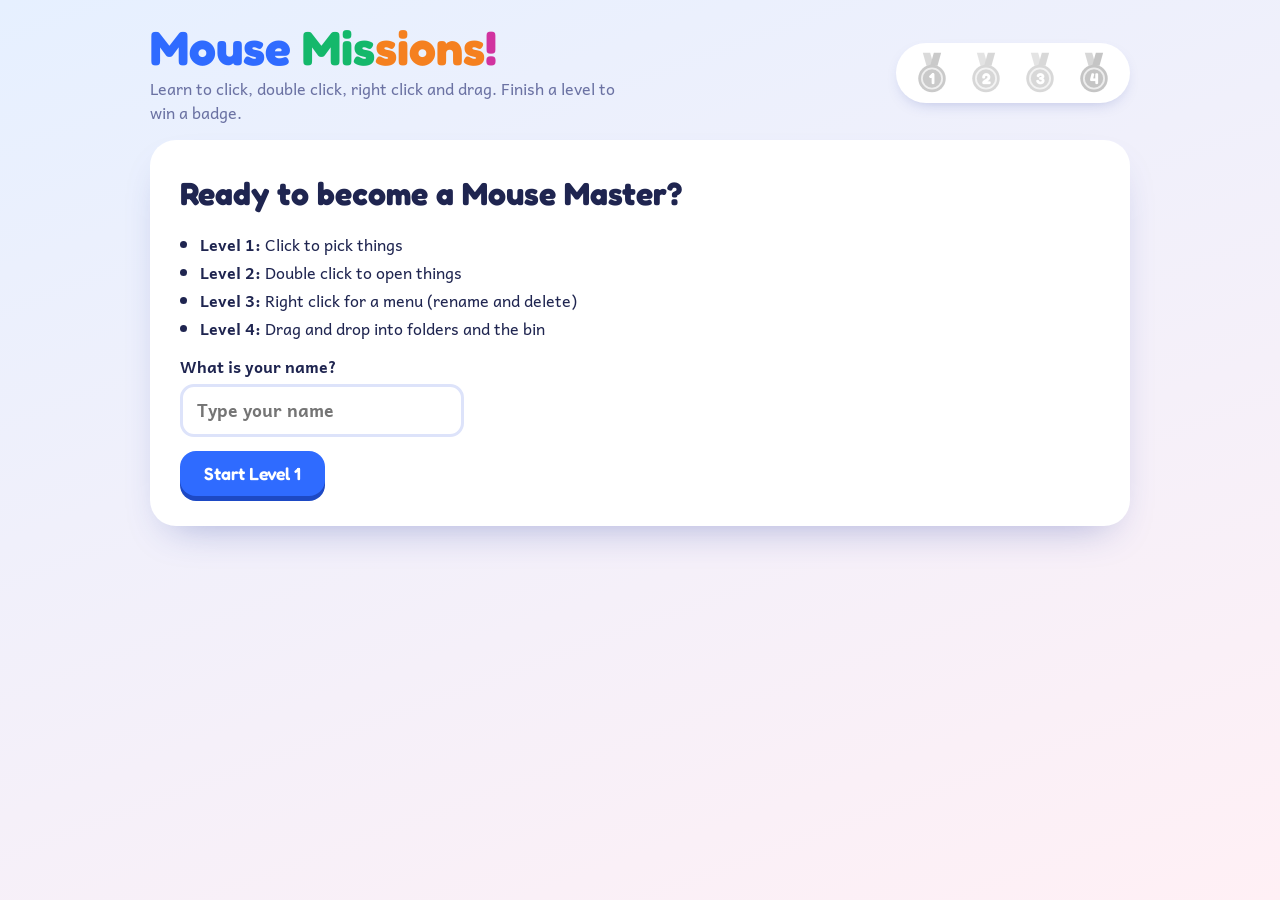
<file: mousemission/index.html>
<!doctype html><html><head><meta charset=utf8><meta name=viewport content="width=device-width,initial-scale=1,viewport-fit=cover"><style>:root{color-scheme:light;box-sizing:border-box;padding-top:env(safe-area-inset-top,0px);padding-bottom:env(safe-area-inset-bottom,0px)}html{scroll-padding-top:env(safe-area-inset-top,0px)}body{margin:0;padding:0;font:14px -apple-system,BlinkMacSystemFont,sans-serif;background:#fff;color:#000}img{max-width:100%}[hidden]:not([hidden=until-found i]){display:none!important}</style></head><body>
<title>Mouse Missions</title>
<meta name="claude:viewport-fit-sides" content="cover">
<link rel="preconnect" href="https://fonts.googleapis.com">
<link rel="preconnect" href="https://fonts.gstatic.com" crossorigin>
<link rel="stylesheet" href="https://fonts.googleapis.com/css2?family=Andika:wght@400;700&family=Fredoka:wght@500;600;700&display=swap">
<style>
/* Layout: header with title and badge shelf, a level strip, a mission bubble beside a mouse diagram, then a big pretend desktop where every mission happens. */
:root {
  --bg: #e6f0ff;
  --bg2: #fff0f5;
  --card: #ffffff;
  --ink: #1f2550;
  --muted: #6b72a3;
  --line: #dde3fa;
  --accent: #2f6bff;
  --accent-dark: #1d49c4;
  --hot: #ff4f81;
  --good: #14b86b;
  --bad: #e5383b;
  --gold: #ffb400;
  --l1: #2f6bff;
  --l2: #14b86b;
  --l3: #f5801f;
  --l4: #d1339f;
  --wall1: #2e86f6;
  --wall2: #7a4dff;
  --font-display: "Fredoka", "Trebuchet MS", system-ui, sans-serif;
  --font-text: "Andika", "Verdana", "Segoe UI", system-ui, sans-serif;
  color-scheme: light;
}
* { box-sizing: border-box; }
body {
  background: var(--bg); background-image: linear-gradient(160deg, var(--bg), var(--bg2)); background-attachment: fixed;
  color: var(--ink); font-family: var(--font-text); font-size: 16px; line-height: 1.5;
  padding-block: 22px 40px; min-height: 100%;
  padding-left: max(16px, env(safe-area-inset-left, 0px));
  padding-right: max(16px, env(safe-area-inset-right, 0px));
}
.wrap { max-width: 980px; margin: 0 auto; display: flex; flex-direction: column; gap: 16px; }
.top { display: flex; flex-wrap: wrap; justify-content: space-between; align-items: center; gap: 12px; }
h1 { font-family: var(--font-display); font-weight: 700; margin: 0; font-size: clamp(2rem, 7vw, 3rem); line-height: 1.05; text-wrap: balance; }
h1 span:nth-child(1){color:var(--l1)} h1 span:nth-child(2){color:var(--l2)} h1 span:nth-child(3){color:var(--l3)} h1 span:nth-child(4){color:var(--l4)}
.sub { margin: 4px 0 0; color: var(--muted); max-width: 52ch; }
.shelf { display: flex; gap: 10px; background: var(--card); padding: 8px 14px; border-radius: 999px; box-shadow: 0 6px 16px -8px rgba(40,60,160,.35); }
.medal { width: 44px; height: 44px; }
.medal svg { width: 100%; height: 100%; display: block; }
.medal.off { filter: grayscale(1); opacity: .35; }

.panel { background: var(--card); border-radius: 26px; padding: clamp(18px, 4vw, 30px); box-shadow: 0 18px 40px -20px rgba(40,60,160,.4); }
.intro { display: flex; flex-direction: column; gap: 14px; align-items: flex-start; }
.intro h2 { font-family: var(--font-display); margin: 0; font-size: clamp(1.4rem, 5vw, 2rem); }
.intro ul { margin: 0; padding-left: 20px; display: grid; gap: 4px; }
label.nm { font-weight: 700; display: flex; flex-direction: column; gap: 6px; }
input[type=text] { font: inherit; font-size: 1.1rem; padding: 10px 14px; border-radius: 14px; border: 3px solid var(--line); width: min(320px, 100%); color: var(--ink); background: #fff; }
input[type=text]:focus-visible { outline: none; border-color: var(--accent); }

button { font-family: var(--font-display); font-weight: 600; font-size: 1.1rem; cursor: pointer; border: none; border-radius: 16px; padding: 12px 24px; color: #fff; background: var(--accent); box-shadow: 0 5px 0 var(--accent-dark); transition: transform .08s, box-shadow .08s; }
button:active { transform: translateY(4px); box-shadow: 0 1px 0 var(--accent-dark); }
button:focus-visible { outline: 4px solid var(--hot); outline-offset: 3px; }
button.alt { background: #fff; color: var(--accent); border: 2px solid var(--line); box-shadow: 0 5px 0 var(--line); }

.game { display: flex; flex-direction: column; gap: 14px; }
.levels { display: flex; flex-wrap: wrap; gap: 8px; }
.lv { font-size: .98rem; padding: 8px 16px; border-radius: 999px; color: var(--ink); background: #fff; border: 3px solid var(--line); box-shadow: none; }
.lv[aria-current="true"] { border-color: var(--lc); background: var(--lc); color: #fff; }
.lv:disabled { opacity: .5; cursor: not-allowed; }
.lv:active { transform: none; box-shadow: none; }

.mission { display: grid; grid-template-columns: 1fr auto; gap: 14px; align-items: stretch; }
.bubble { background: var(--card); border-radius: 22px; padding: 16px 20px; box-shadow: 0 10px 24px -14px rgba(40,60,160,.45); border-left: 8px solid var(--lc, var(--accent)); min-width: 0; }
.lvl { font-family: var(--font-display); font-weight: 600; color: var(--lc, var(--accent)); font-size: .95rem; letter-spacing: .04em; text-transform: uppercase; }
.mtext { font-family: var(--font-display); font-weight: 600; font-size: clamp(1.25rem, 4.2vw, 1.8rem); line-height: 1.2; margin: 2px 0 6px; text-wrap: balance; }
.coach { margin: 0; color: var(--muted); font-size: 1rem; min-height: 1.5em; }
.coach.bad { color: var(--bad); font-weight: 700; }
.dots { display: flex; gap: 8px; margin-top: 10px; }
.dots i { width: 14px; height: 14px; border-radius: 50%; background: var(--line); }
.dots i.now { background: var(--lc); transform: scale(1.2); }
.dots i.done { background: var(--good); }

.mouse { background: var(--card); border-radius: 22px; padding: 10px 16px; display: flex; flex-direction: column; align-items: center; gap: 4px; width: 150px; box-shadow: 0 10px 24px -14px rgba(40,60,160,.45); }
.mouse svg { width: 56px; height: 76px; overflow: visible; }
.mouse .cap { font-size: .8rem; text-align: center; color: var(--muted); line-height: 1.25; }
.mbody { fill: #f3f5ff; stroke: #b7bfe8; stroke-width: 3; }
.lb, .rb { fill: #fff; stroke: #b7bfe8; stroke-width: 3; }
.mouse[data-mode="left"] .lb, .mouse[data-mode="double"] .lb, .mouse[data-mode="drag"] .lb, .mouse[data-mode="right"] .rb { fill: var(--hot); animation: pulse 1s ease-in-out infinite; }
.mouse[data-mode="double"] .lb { animation-duration: .45s; }
.mouse[data-mode="drag"] .lb { animation: none; }
.x2 { font-family: var(--font-display); font-weight: 700; font-size: 20px; fill: var(--hot); display: none; }
.mouse[data-mode="double"] .x2 { display: block; }
.dragarrow { display: none; }
.mouse[data-mode="drag"] .dragarrow { display: block; }
@keyframes pulse { 50% { opacity: .35; } }

.stage {
  position: relative; border-radius: 26px; overflow: hidden; min-height: 400px;
  background: radial-gradient(circle at 20% 15%, rgba(255,255,255,.22), transparent 40%), linear-gradient(135deg, var(--wall1), var(--wall2));
  box-shadow: 0 18px 40px -20px rgba(40,60,160,.6); user-select: none; -webkit-user-select: none;
}
.canvas { padding: 22px; min-height: 400px; display: flex; flex-direction: column; justify-content: center; gap: 22px; }
.row { display: flex; flex-wrap: wrap; gap: 22px; justify-content: center; align-items: flex-start; }
.split { display: flex; flex-wrap: wrap; justify-content: space-between; align-items: center; gap: 28px; }
.side { flex: 1 1 200px; min-width: 0; }
.tag { text-align: center; color: rgba(255,255,255,.9); font-family: var(--font-display); font-weight: 600; margin-bottom: 8px; text-shadow: 0 1px 2px rgba(0,0,0,.35); }

.icon { width: 104px; display: flex; flex-direction: column; align-items: center; gap: 6px; cursor: default; touch-action: none; }
.pic { width: 84px; height: 84px; padding: 8px; border-radius: 20px; transition: transform .12s, background .12s; }
.pic svg { width: 100%; height: 100%; display: block; filter: drop-shadow(0 3px 3px rgba(0,0,0,.25)); }
.lbl { color: #fff; background: rgba(20,20,70,.55); border-radius: 10px; padding: 1px 10px; font-weight: 700; font-size: .95rem; max-width: 100%; overflow-wrap: anywhere; text-align: center; }
.icon.sel .pic { background: rgba(255,255,255,.4); outline: 3px solid #fff; }
.icon.sel .lbl { background: var(--accent); }
.icon.lifted { opacity: .35; }
.icon.draggable { cursor: grab; }
.drop.over .pic { background: rgba(255,255,255,.55); transform: scale(1.15); outline: 3px dashed #fff; }
.drop.gulp .pic { animation: gulp .5s; }
@keyframes gulp { 30% { transform: scale(1.3); } 60% { transform: scale(.9); } }
.icon.gone { animation: poof .3s forwards; }
@keyframes poof { to { transform: scale(0); opacity: 0; } }
.icon.shake .pic { animation: shk .3s; }
@keyframes shk { 25% { transform: translateX(-6px); } 75% { transform: translateX(6px); } }
.ghost { position: fixed; pointer-events: none; z-index: 60; transform: rotate(-4deg) scale(1.08); opacity: .95; }
.rename { font: inherit; font-weight: 700; font-size: .95rem; width: 100%; text-align: center; border: 3px solid var(--hot); border-radius: 10px; padding: 0 4px; color: var(--ink); background: #fff; }

.list { list-style: none; margin: 0 auto; padding: 8px; background: #fff; border-radius: 18px; width: min(380px, 100%); box-shadow: 0 10px 24px -12px rgba(0,0,0,.4); }
.list li { display: flex; align-items: center; gap: 14px; padding: 6px 12px; border-radius: 12px; font-weight: 700; font-size: 1.15rem; color: var(--ink); cursor: default; }
.list li svg { width: 36px; height: 36px; }
.list li.sel { background: var(--accent); color: #fff; }
.listhead { text-align: center; color: #fff; font-family: var(--font-display); font-weight: 600; margin-bottom: 8px; text-shadow: 0 1px 2px rgba(0,0,0,.35); }

.ctx { position: absolute; z-index: 30; list-style: none; margin: 0; padding: 6px; background: #fff; border-radius: 16px; box-shadow: 0 14px 30px -8px rgba(0,0,0,.5); min-width: 170px; }
.ctx button { display: flex; align-items: center; gap: 10px; width: 100%; text-align: left; background: transparent; color: var(--ink); box-shadow: none; border-radius: 10px; padding: 8px 12px; font-size: 1.05rem; font-family: var(--font-text); font-weight: 700; }
.ctx button:hover { background: #eaf0ff; }
.ctx button:active { transform: none; }
.ctx i { width: 12px; height: 12px; border-radius: 50%; flex: none; }

.overlay { position: absolute; inset: 0; display: flex; align-items: flex-end; justify-content: center; padding: 16px; pointer-events: none; z-index: 40; }
.overlay.dim { align-items: center; background: rgba(20,20,70,.5); pointer-events: auto; }
.card { pointer-events: auto; background: #fff; border-radius: 24px; padding: 18px 24px; text-align: center; box-shadow: 0 20px 40px -10px rgba(0,0,0,.5); max-width: 460px; width: 100%; display: flex; flex-direction: column; align-items: center; gap: 8px; animation: pop .35s cubic-bezier(.3,1.6,.5,1); }
@keyframes pop { from { transform: scale(.7); opacity: 0; } }
.card h3 { margin: 0; font-family: var(--font-display); font-size: 1.7rem; color: var(--good); }
.card p { margin: 0; }
.tick { width: 56px; height: 56px; border-radius: 50%; background: var(--good); display: grid; place-items: center; }
.tick svg { width: 32px; height: 32px; }
.stars { font-size: 2.6rem; letter-spacing: .1em; line-height: 1; }
.stars .on { color: var(--gold); } .stars .off { color: #d9ddf2; }
.win { pointer-events: auto; background: #fff; border-radius: 18px; overflow: hidden; max-width: 520px; width: 100%; box-shadow: 0 20px 40px -10px rgba(0,0,0,.6); animation: pop .35s cubic-bezier(.3,1.6,.5,1); }
.wtitle { background: var(--lc); color: #fff; display: flex; align-items: center; gap: 10px; padding: 8px 14px; font-family: var(--font-display); font-weight: 600; }
.wtitle .d { width: 12px; height: 12px; border-radius: 50%; background: rgba(255,255,255,.6); }
.wbody { padding: 16px; display: flex; flex-direction: column; gap: 12px; align-items: center; text-align: center; }
.wfiles { display: flex; flex-wrap: wrap; justify-content: center; gap: 12px; }
.wfiles .icon { width: 84px; }
.wfiles .lbl { background: #eef1ff; color: var(--ink); font-size: .85rem; }
.wfiles .pic { width: 64px; height: 64px; padding: 4px; }
.story { background: #fff8d9; border-radius: 12px; padding: 10px 14px; text-align: left; font-size: 1rem; margin: 0; }
.bigimg { width: 150px; height: 120px; }
.bigimg svg { width: 100%; height: 100%; }
.okbar { background: #e2f8ee; color: #0b7a47; border-radius: 12px; padding: 8px 14px; font-weight: 700; width: 100%; }

.cert { display: flex; flex-direction: column; align-items: center; text-align: center; gap: 12px; border: 6px double var(--gold); border-radius: 22px; padding: clamp(18px, 5vw, 36px); }
.cert h2 { margin: 0; font-family: var(--font-display); font-size: clamp(1.8rem, 7vw, 3rem); color: var(--l4); text-wrap: balance; }
.cert .who { font-family: var(--font-display); font-weight: 700; font-size: clamp(1.6rem, 6vw, 2.4rem); color: var(--accent); }
.cert .shelf { box-shadow: none; background: #f4f6ff; flex-wrap: wrap; justify-content: center; border-radius: 22px; }
.cert .medal { width: 64px; height: 64px; }

.confetti { position: fixed; inset: 0; pointer-events: none; overflow: hidden; z-index: 80; }
.confetti i { position: absolute; top: -20px; width: 10px; height: 16px; border-radius: 3px; animation: fall linear forwards; }
@keyframes fall { to { transform: translate(var(--dx), 110vh) rotate(var(--rot)); } }
@media (max-width: 620px) { .mission { grid-template-columns: 1fr; } .mouse { flex-direction: row; width: auto; justify-content: center; } .mouse svg { height: 64px; width: 48px; } .mouse .cap { text-align: left; font-size: .9rem; } }
@media (prefers-reduced-motion: reduce) { .mouse .lb, .mouse .rb { animation: none !important; } .card, .win { animation: none; } }
</style>

<main class="wrap">
  <header class="top">
    <div>
      <h1 aria-label="Mouse Missions"><span>Mouse</span> <span>Mis</span><span>sions</span><span>!</span></h1>
      <p class="sub">Learn to click, double click, right click and drag. Finish a level to win a badge.</p>
    </div>
    <div class="shelf" id="shelf" aria-label="Badges"></div>
  </header>

  <section class="panel intro" id="intro">
    <h2>Ready to become a Mouse Master?</h2>
    <ul>
      <li><b>Level 1:</b> Click to pick things</li>
      <li><b>Level 2:</b> Double click to open things</li>
      <li><b>Level 3:</b> Right click for a menu (rename and delete)</li>
      <li><b>Level 4:</b> Drag and drop into folders and the bin</li>
    </ul>
    <label class="nm" for="nameIn">What is your name?
      <input type="text" id="nameIn" maxlength="20" placeholder="Type your name" autocomplete="off">
    </label>
    <button type="button" id="startBtn">Start Level 1</button>
  </section>

  <section class="game" id="game" hidden>
    <nav class="levels" id="levels" aria-label="Levels"></nav>
    <div class="mission" id="missionBox">
      <div class="bubble">
        <div class="lvl" id="mLvl"></div>
        <p class="mtext" id="mText"></p>
        <p class="coach" id="coach"></p>
        <div class="dots" id="dots" aria-hidden="true"></div>
      </div>
      <div class="mouse" id="mouse" data-mode="left">
        <svg viewBox="0 0 80 110" aria-hidden="true">
          <rect class="mbody" x="10" y="4" width="60" height="102" rx="30"/>
          <path class="lb" d="M10 42V34a30 30 0 0 1 30-30v38z"/>
          <path class="rb" d="M40 4a30 30 0 0 1 30 30v8H40z"/>
          <rect x="36" y="14" width="8" height="16" rx="4" fill="#b7bfe8"/>
          <text class="x2" x="40" y="80" text-anchor="middle">x2</text>
          <g class="dragarrow" fill="none" stroke="#ff4f81" stroke-width="4" stroke-linecap="round" stroke-linejoin="round"><path d="M22 70h36M50 62l8 8-8 8"/></g>
        </svg>
        <div class="cap" id="mouseCap"></div>
      </div>
    </div>
    <div class="stage" id="stage">
      <div class="canvas" id="canvas"></div>
      <div class="overlay" id="overlay" hidden></div>
    </div>
  </section>

  <section class="panel" id="done" hidden>
    <div class="cert">
      <div class="lvl" style="color:var(--gold)">Certificate</div>
      <h2>Mouse Master!</h2>
      <div>This certificate goes to</div>
      <div class="who" id="certName"></div>
      <div>for clicking, double clicking, right clicking and dragging like a pro.</div>
      <div class="shelf" id="certShelf"></div>
      <button type="button" id="againBtn">Play again</button>
    </div>
  </section>
</main>

<script>
(function () {
  var $ = function (id) { return document.getElementById(id); };
  var reduce = window.matchMedia && window.matchMedia("(prefers-reduced-motion: reduce)").matches;

  var ICONS = {
    folder: function (c) { return '<svg viewBox="0 0 64 64"><path d="M6 17a4 4 0 0 1 4-4h14l6 6h24a4 4 0 0 1 4 4v27a4 4 0 0 1-4 4H10a4 4 0 0 1-4-4z" fill="' + c + '"/><path d="M6 27h52v21a4 4 0 0 1-4 4H10a4 4 0 0 1-4-4z" fill="#fff" fill-opacity=".38"/></svg>'; },
    file: function (c) { return '<svg viewBox="0 0 64 64"><path d="M15 6h24l12 12v36a4 4 0 0 1-4 4H15a4 4 0 0 1-4-4V10a4 4 0 0 1 4-4z" fill="#fff" stroke="' + c + '" stroke-width="3.5" stroke-linejoin="round"/><path d="M39 6v12h12z" fill="' + c + '"/><rect x="19" y="28" width="26" height="4" rx="2" fill="' + c + '"/><rect x="19" y="37" width="26" height="4" rx="2" fill="' + c + '" opacity=".6"/><rect x="19" y="46" width="16" height="4" rx="2" fill="' + c + '" opacity=".4"/></svg>'; },
    image: function (c) { return '<svg viewBox="0 0 64 64"><rect x="8" y="10" width="48" height="44" rx="6" fill="#fff" stroke="' + c + '" stroke-width="3.5"/><circle cx="23" cy="26" r="5" fill="#ffc400"/><path d="M10 50l16-16 10 10 8-8 12 14v4H10z" fill="' + c + '"/></svg>'; },
    music: function (c) { return '<svg viewBox="0 0 64 64"><rect x="6" y="6" width="52" height="52" rx="12" fill="' + c + '"/><path d="M27 41V19l17-4v21" fill="none" stroke="#fff" stroke-width="4" stroke-linecap="round" stroke-linejoin="round"/><circle cx="22" cy="42" r="6" fill="#fff"/><circle cx="39" cy="37" r="6" fill="#fff"/></svg>'; },
    game: function (c) { return '<svg viewBox="0 0 64 64"><rect x="5" y="16" width="54" height="32" rx="14" fill="' + c + '"/><rect x="17" y="26" width="4" height="12" rx="2" fill="#fff"/><rect x="13" y="30" width="12" height="4" rx="2" fill="#fff"/><circle cx="42" cy="28" r="3.5" fill="#fff"/><circle cx="49" cy="35" r="3.5" fill="#fff"/></svg>'; },
    circle: function (c) { return '<svg viewBox="0 0 64 64"><circle cx="32" cy="32" r="25" fill="' + c + '"/></svg>'; },
    square: function (c) { return '<svg viewBox="0 0 64 64"><rect x="8" y="8" width="48" height="48" rx="6" fill="' + c + '"/></svg>'; },
    triangle: function (c) { return '<svg viewBox="0 0 64 64"><path d="M32 9L57 53H7z" fill="' + c + '" stroke="' + c + '" stroke-width="5" stroke-linejoin="round"/></svg>'; },
    star: function (c) { return '<svg viewBox="0 0 64 64"><polygon points="32,5 40,24 59,25 44,38 49,57 32,46 15,57 20,38 5,25 24,24" fill="' + c + '" stroke="' + c + '" stroke-width="3" stroke-linejoin="round"/></svg>'; },
    heart: function (c) { return '<svg viewBox="0 0 64 64"><path d="M32 57C10 41 6 29 6 21a13 13 0 0 1 26-4 13 13 0 0 1 26 4c0 8-4 20-26 36z" fill="' + c + '"/></svg>'; },
    trash: function (c) { return '<svg viewBox="0 0 64 64"><rect x="22" y="5" width="20" height="8" rx="3" fill="' + c + '"/><rect x="7" y="11" width="50" height="8" rx="4" fill="' + c + '"/><path d="M12 22h40l-3 33a4 4 0 0 1-4 4H19a4 4 0 0 1-4-4z" fill="' + c + '" fill-opacity=".85"/><rect x="25" y="29" width="4" height="24" rx="2" fill="#fff"/><rect x="35" y="29" width="4" height="24" rx="2" fill="#fff"/></svg>'; }
  };
  var LC = ["#2f6bff", "#14b86b", "#f5801f", "#d1339f"];
  var BADGES = ["Click Champ", "Double Click Pro", "Right Click Wizard", "Drag & Drop Master"];
  var MODECAP = { left: "Press the LEFT button once", double: "Press the LEFT button twice, fast", right: "Press the RIGHT button once", drag: "Hold LEFT, move, then let go" };

  var state = { name: "", level: 0, mission: 0, mistakes: 0, stars: [0, 0, 0, 0], badges: [false, false, false, false], unlocked: 1, locked: false, sel: null };
  var stage = $("stage"), canvas = $("canvas"), overlay = $("overlay"), coach = $("coach");

  function medal(i, on) {
    var c = LC[i];
    return '<div class="medal' + (on ? "" : " off") + '" title="' + BADGES[i] + '"><svg viewBox="0 0 48 48"><path d="M14 2h8l4 14h-8z" fill="' + c + '" opacity=".7"/><path d="M34 2h-8l-4 14h8z" fill="' + c + '"/><circle cx="24" cy="30" r="15" fill="' + c + '"/><circle cx="24" cy="30" r="11" fill="none" stroke="#fff" stroke-width="2" stroke-opacity=".7"/><text x="24" y="36" text-anchor="middle" font-family="Fredoka, sans-serif" font-weight="700" font-size="17" fill="#fff">' + (i + 1) + '</text></svg></div>';
  }
  function renderShelf() {
    var h = ""; for (var i = 0; i < 4; i++) h += medal(i, state.badges[i]);
    $("shelf").innerHTML = h; $("certShelf").innerHTML = h;
  }
  function renderLevels() {
    var names = ["1 Click", "2 Double click", "3 Right click", "4 Drag & drop"], h = "";
    for (var i = 0; i < 4; i++) {
      h += '<button type="button" class="lv alt" data-i="' + i + '" style="--lc:' + LC[i] + '"' + (i === state.level ? ' aria-current="true"' : "") + (i >= state.unlocked ? " disabled" : "") + ">" + names[i] + "</button>";
    }
    $("levels").innerHTML = h;
  }

  /* ---------- helpers ---------- */
  function say(msg, bad) { coach.textContent = msg; coach.className = "coach" + (bad ? " bad" : ""); }
  function wrong(msg) { state.mistakes++; say(msg, true); }
  function mkIcon(spec) {
    var d = document.createElement("div");
    d.className = "icon"; d.dataset.id = spec.id; d.dataset.label = spec.label;
    d.innerHTML = '<div class="pic">' + ICONS[spec.kind](spec.color) + '</div><span class="lbl"></span>';
    d.querySelector(".lbl").textContent = spec.label;
    if (spec.drop) d.classList.add("drop");
    return d;
  }
  function row(list) { var r = document.createElement("div"); r.className = "row"; list.forEach(function (e) { r.appendChild(e); }); return r; }
  function select(el) { clearSel(); if (el) { el.classList.add("sel"); state.sel = el; } }
  function clearSel() { if (state.sel) state.sel.classList.remove("sel"); state.sel = null; }
  function closeMenu() { var m = stage.querySelector(".ctx"); if (m) m.remove(); }
  function confetti() {
    if (reduce) return;
    var box = document.createElement("div"); box.className = "confetti";
    for (var i = 0; i < 70; i++) {
      var p = document.createElement("i");
      p.style.left = Math.random() * 100 + "%"; p.style.background = LC[i % 4];
      p.style.animationDuration = 2 + Math.random() * 1.6 + "s"; p.style.animationDelay = Math.random() * .4 + "s";
      p.style.setProperty("--dx", (Math.random() * 160 - 80) + "px"); p.style.setProperty("--rot", (Math.random() * 720 - 360) + "deg");
      box.appendChild(p);
    }
    document.body.appendChild(box); setTimeout(function () { box.remove(); }, 4200);
  }
  var TICK = '<svg viewBox="0 0 24 24" fill="none" stroke="#fff" stroke-width="3.5" stroke-linecap="round" stroke-linejoin="round"><path d="M5 12.5l4.5 4.5L19 7.5"/></svg>';

  function success(o) {
    state.locked = true; if (!o.keepMenu) closeMenu();
    var lastM = state.mission === LEVELS[state.level].missions.length - 1;
    var btn = '<button type="button" id="nextBtn">' + (lastM ? "Finish level" : "Next mission") + "</button>";
    if (o.win) {
      overlay.className = "overlay dim";
      overlay.innerHTML = '<div class="win" role="dialog" aria-label="' + o.win.title + '"><div class="wtitle"><span class="d"></span><span class="d"></span><span class="d"></span><b>' + o.win.title + '</b></div><div class="wbody">' + o.win.html + '<div class="okbar">' + o.title + " " + o.msg + "</div>" + btn + "</div></div>";
    } else {
      overlay.className = "overlay";
      overlay.innerHTML = '<div class="card" role="status"><div class="tick">' + TICK + "</div><h3>" + o.title + "</h3><p>" + o.msg + "</p>" + btn + "</div>";
    }
    overlay.hidden = false; confetti();
    $("nextBtn").addEventListener("click", advance);
    $("nextBtn").focus();
  }
  function advance() {
    if (state.mission < LEVELS[state.level].missions.length - 1) { state.mission++; loadMission(); } else levelDone();
  }
  function levelDone() {
    var m = state.mistakes, n = m <= 1 ? 3 : m <= 4 ? 2 : 1, L = state.level;
    state.stars[L] = n; state.badges[L] = true; state.unlocked = Math.max(state.unlocked, L + 2);
    renderShelf(); renderLevels();
    var last = L === 3;
    overlay.className = "overlay dim";
    overlay.innerHTML = '<div class="card" role="status">' + medal(L, true).replace('class="medal"', 'class="medal" style="width:84px;height:84px"') +
      "<h3>Level " + (L + 1) + " complete!</h3><p>You earned the <b>" + BADGES[L] + "</b> badge.</p><div class=\"stars\">" +
      [1, 2, 3].map(function (k) { return '<span class="' + (k <= n ? "on" : "off") + '">★</span>'; }).join("") + "</div><button type=\"button\" id=\"nextBtn\">" + (last ? "Get my certificate" : "Start Level " + (L + 2)) + "</button></div>";
    overlay.hidden = false; confetti();
    $("nextBtn").addEventListener("click", function () { if (last) showCert(); else startLevel(L + 1); });
    $("nextBtn").focus();
  }
  function showCert() { $("game").hidden = true; $("done").hidden = false; $("certName").textContent = state.name; confetti(); }

  /* pick missions: click or dblclick on an icon */
  function pick(icons, targetId, ev, ok) {
    var target = icons.filter(function (e) { return e.dataset.id === targetId; })[0], t;
    icons.forEach(function (el) {
      el.addEventListener(ev, function () {
        if (state.locked) return;
        clearTimeout(t);
        if (el === target) ok(el); else wrong('That is "' + el.dataset.label + '". Look for "' + target.dataset.label + '".');
      });
      if (ev === "dblclick") {
        el.addEventListener("click", function () {
          if (state.locked || el !== target) return;
          clearTimeout(t);
          t = setTimeout(function () { if (!state.locked) say("Good start! Now press twice, quickly: click-click.", false); }, 900);
        });
      }
    });
  }

  /* context menu (level 3) */
  function openMenu(e, icon, handlers) {
    closeMenu();
    var m = document.createElement("ul"); m.className = "ctx";
    var items = [["Open", "#2f6bff"], ["Rename", "#f5801f"], ["Copy", "#14b86b"], ["Delete", "#e5383b"]];
    items.forEach(function (it) {
      var li = document.createElement("li"), b = document.createElement("button");
      b.type = "button"; b.innerHTML = '<i style="background:' + it[1] + '"></i>' + it[0];
      b.addEventListener("click", function (ev) { ev.stopPropagation(); if (state.locked) return; closeMenu(); handlers[it[0]](icon); });
      li.appendChild(b); m.appendChild(li);
    });
    stage.appendChild(m);
    var r = stage.getBoundingClientRect(), x = e.clientX - r.left, y = e.clientY - r.top;
    x = Math.max(8, Math.min(x, r.width - m.offsetWidth - 8)); y = Math.max(8, Math.min(y, r.height - m.offsetHeight - 8));
    m.style.left = x + "px"; m.style.top = y + "px";
  }
  function startRename(icon, done) {
    var lbl = icon.querySelector(".lbl"), old = icon.dataset.label, inp = document.createElement("input");
    inp.type = "text"; inp.className = "rename"; inp.value = old; inp.maxLength = 16;
    lbl.replaceWith(inp); inp.focus(); inp.select();
    var finished = false;
    function finish(commit) {
      if (finished) return; finished = true;
      var v = inp.value.trim(), n = document.createElement("span"); n.className = "lbl";
      var changed = commit && v && v !== old;
      n.textContent = changed ? v : old; if (changed) icon.dataset.label = v;
      inp.replaceWith(n); done(changed);
    }
    inp.addEventListener("keydown", function (e) { if (e.key === "Enter") finish(true); else if (e.key === "Escape") finish(false); });
    inp.addEventListener("blur", function () { finish(true); });
    inp.addEventListener("pointerdown", function (e) { e.stopPropagation(); });
  }
  function removeIcon(icon, cb) { icon.classList.add("gone"); setTimeout(function () { icon.remove(); if (cb) cb(); }, 300); }

  /* drag and drop with pointer events */
  function makeDrag(el, onDrop) {
    el.classList.add("draggable");
    el.addEventListener("pointerdown", function (e) {
      if (e.button !== 0 || state.locked) return;
      e.preventDefault();
      var r = el.getBoundingClientRect(), ox = e.clientX - r.left, oy = e.clientY - r.top, moved = 0, over = null;
      var ghost = el.cloneNode(true); ghost.classList.add("ghost"); ghost.classList.remove("sel", "draggable");
      ghost.style.width = r.width + "px"; document.body.appendChild(ghost); el.classList.add("lifted");
      function under(ev) { var n = document.elementFromPoint(ev.clientX, ev.clientY); return n ? n.closest(".drop") : null; }
      function move(ev) {
        ghost.style.left = ev.clientX - ox + "px"; ghost.style.top = ev.clientY - oy + "px";
        moved = Math.max(moved, Math.abs(ev.clientX - e.clientX) + Math.abs(ev.clientY - e.clientY));
        var t = under(ev); if (t !== over) { if (over) over.classList.remove("over"); over = t; if (over) over.classList.add("over"); }
      }
      function up(ev) {
        window.removeEventListener("pointermove", move); window.removeEventListener("pointerup", up); window.removeEventListener("pointercancel", up);
        var t = under(ev); ghost.remove(); el.classList.remove("lifted"); if (over) over.classList.remove("over");
        if (t) onDrop(el, t); else if (moved > 12) say("Let go on top of a folder or the bin.", false);
      }
      move(e);
      window.addEventListener("pointermove", move); window.addEventListener("pointerup", up); window.addEventListener("pointercancel", up);
    });
  }
  function gulp(t) { t.classList.add("gulp"); setTimeout(function () { t.classList.remove("gulp"); }, 600); }
  function bounce(el) { el.classList.remove("shake"); void el.offsetWidth; el.classList.add("shake"); }

  /* ---------- missions ---------- */
  function shapesRow(ids) { return row(ids); }
  var LEVELS = [
    { missions: [
      { mode: "left", text: "Click the yellow star.", hint: "Move the pointer onto the star and press the left button once.", build: function () {
        var icons = [
          mkIcon({ id: "circle", kind: "circle", color: "#4cc9f0", label: "Circle" }),
          mkIcon({ id: "square", kind: "square", color: "#7bd88f", label: "Square" }),
          mkIcon({ id: "star", kind: "star", color: "#ffd23f", label: "Star" }),
          mkIcon({ id: "triangle", kind: "triangle", color: "#ff7eb6", label: "Triangle" })
        ];
        canvas.appendChild(row(icons));
        pick(icons, "star", "click", function () { success({ title: "Nice click!", msg: "You picked the star. One click selects something." }); });
      } },
      { mode: "left", text: "Click the word Triangle in the list.", hint: "Find the row that says Triangle and click on it.", build: function () {
        var head = document.createElement("div"); head.className = "listhead"; head.textContent = "My Shapes";
        var ul = document.createElement("ul"); ul.className = "list";
        var data = [["Circle", "circle", "#4cc9f0"], ["Square", "square", "#7bd88f"], ["Triangle", "triangle", "#ff7eb6"], ["Star", "star", "#ffd23f"], ["Heart", "heart", "#f94144"]];
        data.forEach(function (d) {
          var li = document.createElement("li"); li.innerHTML = ICONS[d[1]](d[2]) + "<span>" + d[0] + "</span>";
          li.addEventListener("click", function () {
            if (state.locked) return;
            ul.querySelectorAll("li").forEach(function (x) { x.classList.remove("sel"); }); li.classList.add("sel");
            if (d[0] === "Triangle") success({ title: "Well done!", msg: "You selected Triangle from the list." });
            else wrong('That is "' + d[0] + '". Look for the row called Triangle.');
          });
          ul.appendChild(li);
        });
        canvas.appendChild(head); canvas.appendChild(ul);
      } },
      { mode: "left", text: "Click the folder called Pictures.", hint: "Read the names under the folders, then click the right one.", build: function () {
        var icons = [
          mkIcon({ id: "music", kind: "folder", color: "#ff9f1c", label: "Music" }),
          mkIcon({ id: "pictures", kind: "folder", color: "#2ec4b6", label: "Pictures" }),
          mkIcon({ id: "games", kind: "folder", color: "#9b5de5", label: "Games" })
        ];
        canvas.appendChild(row(icons));
        pick(icons, "pictures", "click", function () { success({ title: "Great reading!", msg: "You found the Pictures folder." }); });
      } }
    ] },
    { missions: [
      { mode: "double", text: "Double click the folder called Music to open it.", hint: "Press the left button twice, very fast.", build: function () {
        var icons = [
          mkIcon({ id: "pictures", kind: "folder", color: "#2ec4b6", label: "Pictures" }),
          mkIcon({ id: "music", kind: "folder", color: "#ff9f1c", label: "Music" }),
          mkIcon({ id: "games", kind: "folder", color: "#9b5de5", label: "Games" })
        ];
        canvas.appendChild(row(icons));
        pick(icons, "music", "dblclick", function () {
          var f = [["Happy Song", "#ff4f81"], ["Dance Beat", "#2f6bff"], ["Lullaby", "#14b86b"]].map(function (x) { return '<div class="icon"><div class="pic">' + ICONS.music(x[1]) + '</div><span class="lbl">' + x[0] + "</span></div>"; }).join("");
          success({ title: "Success!", msg: "You opened the Music folder with a double click.", win: { title: "Music", html: '<div class="wfiles">' + f + "</div>" } });
        });
      } },
      { mode: "double", text: "Double click the file called Story to read it.", hint: "Click twice quickly without moving the mouse.", build: function () {
        var icons = [
          mkIcon({ id: "list", kind: "file", color: "#f5801f", label: "Shopping" }),
          mkIcon({ id: "story", kind: "file", color: "#2f6bff", label: "Story" }),
          mkIcon({ id: "diary", kind: "file", color: "#d1339f", label: "Diary" })
        ];
        canvas.appendChild(row(icons));
        pick(icons, "story", "dblclick", function () {
          success({ title: "Success!", msg: "You opened the Story file.", win: { title: "Story", html: '<p class="story">Once upon a time, a little robot learned to use a mouse. Click, click, double click! Soon it could open every folder in the land.</p>' } });
        });
      } },
      { mode: "double", text: "Double click the picture called Sunset.", hint: "Find the picture with the sun and mountains.", build: function () {
        var icons = [
          mkIcon({ id: "beach", kind: "image", color: "#0fb5c4", label: "Beach" }),
          mkIcon({ id: "sunset", kind: "image", color: "#f5801f", label: "Sunset" }),
          mkIcon({ id: "forest", kind: "image", color: "#14b86b", label: "Forest" })
        ];
        canvas.appendChild(row(icons));
        pick(icons, "sunset", "dblclick", function () {
          success({ title: "Success!", msg: "The Sunset picture opened.", win: { title: "Sunset", html: '<div class="bigimg">' + ICONS.image("#f5801f") + "</div>" } });
        });
      } }
    ] },
    { missions: [
      { mode: "right", text: "Right click the file called Notes.", hint: "Press the RIGHT mouse button once on the file.", build: function () { rcBuild("menu"); } },
      { mode: "right", text: "Right click Notes, choose Rename, type a new name, then press Enter.", hint: "Menu first, then Rename, then type, then Enter.", build: function () { rcBuild("rename"); } },
      { mode: "right", text: "Right click Old Photo and choose Delete.", hint: "Right click, then pick Delete from the menu.", build: function () { rcBuild("delete"); } }
    ] },
    { missions: [
      { mode: "drag", text: "Drag the file Homework into the School folder.", hint: "Hold the left button on Homework, move it over School, then let go.", build: function () {
        var hw = mkIcon({ id: "hw", kind: "file", color: "#2f6bff", label: "Homework" });
        var school = mkIcon({ id: "school", kind: "folder", color: "#ff9f1c", label: "School", drop: true });
        canvas.appendChild(split([hw], [school]));
        makeDrag(hw, function (el, t) {
          if (t !== school) { wrong("That is not the School folder."); return; }
          el.remove(); gulp(t); success({ title: "Dropped!", msg: "Homework is now inside the School folder." });
        });
      } },
      { mode: "drag", text: "Drag Old Photo into the Trash bin.", hint: "Only throw away the file called Old Photo.", build: function () {
        var junk = mkIcon({ id: "junk", kind: "image", color: "#8a8fb5", label: "Old Photo" });
        var n = mkIcon({ id: "notes", kind: "file", color: "#14b86b", label: "Notes" });
        var s = mkIcon({ id: "song", kind: "music", color: "#d1339f", label: "Song" });
        var bin = mkIcon({ id: "bin", kind: "trash", color: "#5d6bb0", label: "Trash", drop: true });
        canvas.appendChild(split([junk, n, s], [bin]));
        [junk, n, s].forEach(function (el) {
          makeDrag(el, function (e2, t) {
            if (t !== bin) { wrong("The Trash bin is the one with the bin picture."); return; }
            if (e2 !== junk) { wrong('Careful! "' + e2.dataset.label + '" is useful. Only throw away Old Photo.'); bounce(e2); return; }
            e2.remove(); gulp(t); success({ title: "Cleaned up!", msg: "Old Photo went into the Trash." });
          });
        });
      } },
      { mode: "drag", text: "Sort the files. Drag each file into the right folder.", hint: "Songs go in Music, photos in Pictures, games in Games.", build: function () {
        var files = [
          mkIcon({ id: "music", kind: "music", color: "#d1339f", label: "Song" }),
          mkIcon({ id: "pictures", kind: "image", color: "#0fb5c4", label: "Photo" }),
          mkIcon({ id: "games", kind: "game", color: "#7a4dff", label: "Game" })
        ];
        var folders = [
          mkIcon({ id: "music", kind: "folder", color: "#ff9f1c", label: "Music", drop: true }),
          mkIcon({ id: "pictures", kind: "folder", color: "#2ec4b6", label: "Pictures", drop: true }),
          mkIcon({ id: "games", kind: "folder", color: "#9b5de5", label: "Games", drop: true })
        ];
        canvas.appendChild(split(files, folders)); var left = 3;
        files.forEach(function (el) {
          makeDrag(el, function (e2, t) {
            if (t.dataset.id !== e2.dataset.id) { wrong('"' + e2.dataset.label + '" does not go in ' + t.dataset.label + "."); bounce(e2); return; }
            e2.remove(); gulp(t); left--; say(left + (left === 1 ? " file" : " files") + " left to sort.", false);
            if (!left) success({ title: "All sorted!", msg: "Every file is in the right folder." });
          });
        });
      } }
    ] }
  ];
  LEVELS[0].name = "Click"; LEVELS[1].name = "Double click"; LEVELS[2].name = "Right click"; LEVELS[3].name = "Drag and drop";

  function split(a, b) {
    var d = document.createElement("div"); d.className = "split";
    var l = document.createElement("div"), r = document.createElement("div"); l.className = "side"; r.className = "side";
    l.appendChild(row(a)); r.appendChild(row(b)); d.appendChild(l); d.appendChild(r); return d;
  }

  function rcBuild(kind) {
    var items = kind === "delete"
      ? [mkIcon({ id: "junk", kind: "image", color: "#8a8fb5", label: "Old Photo" }), mkIcon({ id: "notes", kind: "file", color: "#14b86b", label: "Notes" }), mkIcon({ id: "song", kind: "music", color: "#d1339f", label: "Song" })]
      : [mkIcon({ id: "notes", kind: "file", color: "#14b86b", label: "Notes" }), mkIcon({ id: "photo", kind: "image", color: "#0fb5c4", label: "Photo" }), mkIcon({ id: "song", kind: "music", color: "#d1339f", label: "Song" })];
    canvas.appendChild(row(items));
    var targetId = kind === "delete" ? "junk" : "notes", targetName = kind === "delete" ? "Old Photo" : "Notes";
    var handlers = {
      Open: function (ic) { say('"' + ic.dataset.label + '" would open. This mission wants something else.', false); },
      Copy: function (ic) { say('A copy of "' + ic.dataset.label + '" was made. This mission wants something else.', false); },
      Rename: function (ic) {
        startRename(ic, function (changed) {
          if (kind === "rename" && ic.dataset.id === targetId && changed) success({ title: "Renamed!", msg: 'Notes is now called "' + ic.dataset.label + '".' });
          else if (kind === "rename") say("Type a new name, then press Enter.", true);
        });
      },
      Delete: function (ic) {
        if (kind !== "delete") { wrong("Not this time! Please do not delete anything in this mission."); return; }
        if (ic.dataset.id !== targetId) { wrong('"' + ic.dataset.label + '" is useful. Only delete Old Photo.'); bounce(ic); return; }
        removeIcon(ic, function () { success({ title: "Deleted!", msg: "Old Photo is gone." }); });
      }
    };
    items.forEach(function (ic) {
      ic.addEventListener("contextmenu", function (e) {
        e.preventDefault(); e.stopPropagation();
        if (state.locked) return;
        select(ic); openMenu(e, ic, handlers);
        if (kind === "menu") {
          if (ic.dataset.id === targetId) success({ keepMenu: true, title: "Menu opened!", msg: "That is the right click menu. It shows what you can do with a file." });
          else wrong('That menu is for "' + ic.dataset.label + '". Right click Notes.');
        } else if (ic.dataset.id !== targetId) {
          say('That menu is for "' + ic.dataset.label + '". Use ' + targetName + ".", true);
        }
      });
    });
  }

  /* ---------- mission loading ---------- */
  function loadMission() {
    state.locked = false; overlay.hidden = true; overlay.innerHTML = ""; canvas.innerHTML = ""; closeMenu(); clearSel();
    var L = LEVELS[state.level], m = L.missions[state.mission], c = LC[state.level];
    stage.style.setProperty("--lc", c); $("missionBox").style.setProperty("--lc", c);
    $("mLvl").textContent = "Level " + (state.level + 1) + ": " + L.name + "  •  Mission " + (state.mission + 1) + " of " + L.missions.length;
    $("mText").textContent = m.text; say(m.hint, false);
    $("mouse").dataset.mode = m.mode; $("mouseCap").textContent = MODECAP[m.mode];
    var d = ""; for (var i = 0; i < L.missions.length; i++) d += '<i class="' + (i < state.mission ? "done" : i === state.mission ? "now" : "") + '"></i>';
    $("dots").innerHTML = d;
    m.build();
  }
  function startLevel(i) {
    state.level = i; state.mission = 0; state.mistakes = 0;
    document.querySelector(".game").style.setProperty("--lc", LC[i]);
    renderLevels(); loadMission();
  }

  /* ---------- events ---------- */
  stage.addEventListener("pointerdown", function (e) {
    if (e.target.closest(".ctx") || e.target.closest(".overlay")) return;
    var ic = e.target.closest(".icon");
    if (!ic) { closeMenu(); clearSel(); return; }
    if (e.target.closest(".rename")) return;
    if (!stage.querySelector(".ctx") || e.button !== 2) closeMenu();
    if (e.button === 0 || e.button === 2) select(ic);
  });
  stage.addEventListener("contextmenu", function (e) {
    e.preventDefault();
    if (state.locked) return;
    var mode = LEVELS[state.level].missions[state.mission].mode;
    if (mode !== "right") say("This mission needs a different button. Look at the mouse picture.", true);
    else closeMenu();
  });
  document.addEventListener("keydown", function (e) { if (e.key === "Escape") closeMenu(); });
  $("levels").addEventListener("click", function (e) {
    var b = e.target.closest("button"); if (!b || b.disabled) return; startLevel(+b.dataset.i);
  });
  $("startBtn").addEventListener("click", function () {
    state.name = ($("nameIn").value || "").trim() || "Champion";
    $("intro").hidden = true; $("game").hidden = false; startLevel(0);
  });
  $("nameIn").addEventListener("keydown", function (e) { if (e.key === "Enter") $("startBtn").click(); });
  $("againBtn").addEventListener("click", function () {
    state.stars = [0, 0, 0, 0]; state.badges = [false, false, false, false]; state.unlocked = 1;
    renderShelf(); $("done").hidden = true; $("game").hidden = false; startLevel(0);
  });

  renderShelf();
})();
</script>

</body></html>
</file>
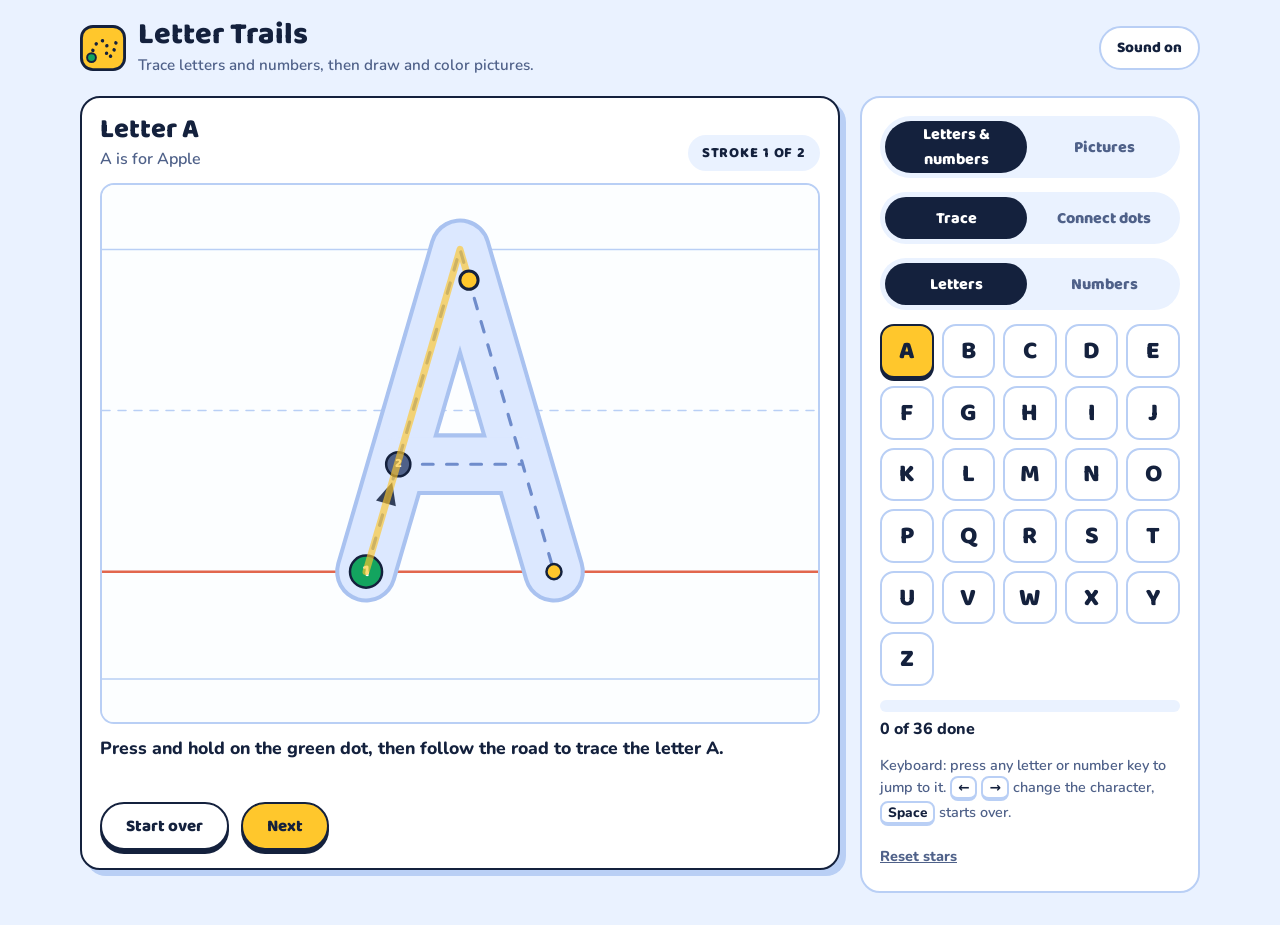
<file: trace/index.html>
<!doctype html><html><head><meta charset=utf8><meta name=viewport content="width=device-width,initial-scale=1,viewport-fit=cover"><style>:root{color-scheme:light;box-sizing:border-box;padding-top:env(safe-area-inset-top,0px);padding-bottom:env(safe-area-inset-bottom,0px)}html{scroll-padding-top:env(safe-area-inset-top,0px)}body{margin:0;padding:0;font:14px -apple-system,BlinkMacSystemFont,sans-serif;background:#fff;color:#000}img{max-width:100%}[hidden]:not([hidden=until-found i]){display:none!important}</style></head><body>
<title>Letter Trails</title>
<meta name="claude:viewport-fit-sides" content="cover">
<link rel="preconnect" href="https://fonts.googleapis.com">
<link rel="preconnect" href="https://fonts.gstatic.com" crossorigin>
<link href="https://fonts.googleapis.com/css2?family=Baloo+2:wght@600;800&family=Nunito:wght@600;800&display=swap" rel="stylesheet">
<style>
/* Layout: a big ruled handwriting sheet (the stage) beside a sticker-style picker of letters and numbers; stacks on phones. */
:root{
  --bg:#EAF2FF; --surface:#FFFFFF; --paper:#FCFEFF;
  --ink:#14213D; --muted:#4F6189;
  --rule:#B9CFF5; --rule-strong:#E2674E;
  --road:#DCE8FF; --road-edge:#A9C2F0; --road-dash:#6F8CCB;
  --go:#13A45F; --accent:#FFC72C; --on-accent:#14213D;
  --seg-on:#14213D; --seg-on-text:#FFFFFF; --star:#F5A100;
  --f-display:'Baloo 2','Trebuchet MS',system-ui,sans-serif;
  --f-body:'Nunito',system-ui,-apple-system,'Segoe UI',sans-serif;
}
@media (prefers-color-scheme: dark){
  :root:not([data-theme="light"]){
    --bg:#0C1530; --surface:#15224A; --paper:#101B3B;
    --ink:#EDF2FF; --muted:#A3B4DB;
    --rule:#2E4A86; --rule-strong:#FF7F66;
    --road:#1D2E5F; --road-edge:#36518F; --road-dash:#7E9BE0;
    --go:#34D399; --accent:#FFC72C; --on-accent:#14213D;
    --seg-on:#EDF2FF; --seg-on-text:#0C1530; --star:#FFC72C;
    color-scheme:dark;
  }
}
:root[data-theme="dark"]{
  --bg:#0C1530; --surface:#15224A; --paper:#101B3B;
  --ink:#EDF2FF; --muted:#A3B4DB;
  --rule:#2E4A86; --rule-strong:#FF7F66;
  --road:#1D2E5F; --road-edge:#36518F; --road-dash:#7E9BE0;
  --go:#34D399; --accent:#FFC72C; --on-accent:#14213D;
  --seg-on:#EDF2FF; --seg-on-text:#0C1530; --star:#FFC72C;
  color-scheme:dark;
}
*{box-sizing:border-box}
body{
  background:var(--bg); color:var(--ink); font-family:var(--f-body); font-weight:600; font-size:16px; line-height:1.45;
  padding-left:max(16px,env(safe-area-inset-left,0px)); padding-right:max(16px,env(safe-area-inset-right,0px));
  padding-block:20px 32px;
}
button{font:inherit;color:inherit;cursor:pointer}
:focus-visible{outline:3px solid var(--go);outline-offset:3px}
.app{max-width:1120px;margin:0 auto;display:flex;flex-direction:column;gap:20px}
.top{display:flex;align-items:center;justify-content:space-between;gap:12px;flex-wrap:wrap}
.brand{display:flex;align-items:center;gap:12px;min-width:0}
.brand svg{flex:none}
h1{font:800 1.9rem/1 var(--f-display);margin:0}
.tag{margin:4px 0 0;color:var(--muted);font-size:.95rem}
.grid{display:grid;grid-template-columns:minmax(0,1fr) 340px;gap:20px;align-items:start}
.card{background:var(--surface);border-radius:20px;padding:18px;min-width:0}
.stage{border:2px solid var(--ink);box-shadow:6px 6px 0 var(--rule);display:flex;flex-direction:column;gap:12px}
.picker{border:2px solid var(--rule);display:flex;flex-direction:column;gap:14px}
.stage-head{display:flex;justify-content:space-between;align-items:flex-end;gap:12px;flex-wrap:wrap}
h2{font:800 1.7rem/1 var(--f-display);margin:0}
.word{margin:4px 0 0;color:var(--muted)}
.counter{font:800 .9rem var(--f-display);letter-spacing:.06em;text-transform:uppercase;background:var(--bg);border-radius:999px;padding:6px 14px;white-space:nowrap}
.canvas-wrap{border:2px solid var(--rule);border-radius:14px;overflow:hidden;background:var(--paper)}
canvas{display:block;width:100%;aspect-ratio:4/3;touch-action:none;cursor:crosshair;user-select:none;-webkit-user-select:none}
.status{margin:0;min-height:3.1em;font-size:1.1rem;font-weight:800}
.keycheck{display:flex;align-items:center;gap:14px;background:var(--bg);border-radius:14px;padding:10px 14px}
.keycheck p{margin:0;font-weight:800}
.keycap{flex:none;width:58px;height:58px;display:grid;place-items:center;font:800 1.9rem var(--f-display);background:var(--surface);border:3px solid var(--ink);border-bottom-width:8px;border-radius:14px}
.keycap.hit{background:var(--go);color:#fff;animation:pop .35s ease-out}
@keyframes pop{50%{transform:scale(1.15)}}
.actions{display:flex;gap:12px;flex-wrap:wrap}
.btn{min-height:48px;padding:0 24px;border-radius:999px;border:2px solid var(--ink);background:var(--surface);font:800 1.05rem var(--f-display);box-shadow:0 4px 0 var(--ink);transition:transform .08s,box-shadow .08s}
.btn:active{transform:translateY(3px);box-shadow:0 1px 0 var(--ink)}
.btn.primary{background:var(--accent);color:var(--on-accent)}
.ghost{min-height:44px;padding:0 16px;border-radius:999px;border:2px solid var(--rule);background:var(--surface);font:800 .95rem var(--f-display)}
.seg{display:flex;gap:6px;padding:5px;background:var(--bg);border-radius:999px}
.seg button{flex:1;min-height:42px;border:0;border-radius:999px;background:transparent;color:var(--muted);font:800 1rem var(--f-display)}
.seg button[aria-pressed="true"]{background:var(--seg-on);color:var(--seg-on-text)}
.glyphs{display:grid;grid-template-columns:repeat(auto-fill,minmax(52px,1fr));gap:8px}
.gbtn{position:relative;aspect-ratio:1;border-radius:14px;border:2px solid var(--rule);background:var(--surface);font:800 1.55rem var(--f-display);color:var(--ink);padding:0}
.gbtn[aria-current="true"]{background:var(--accent);color:var(--on-accent);border-color:var(--ink);box-shadow:0 3px 0 var(--ink)}
.gbtn .star{position:absolute;top:3px;right:3px;width:15px;height:15px;display:none;fill:var(--star);stroke:var(--ink);stroke-width:1.4}
.gbtn[data-done="true"] .star{display:block}
.progress{display:flex;flex-direction:column;gap:6px}
.bar{height:12px;border-radius:999px;background:var(--bg);overflow:hidden}
.bar i{display:block;height:100%;width:0;background:var(--go);border-radius:999px;transition:width .3s}
.progress p{margin:0;font-weight:800}
.keyhint{margin:0;color:var(--muted);font-size:.9rem}
kbd{display:inline-block;min-width:1.7em;text-align:center;padding:0 6px;font:800 .85rem var(--f-body);color:var(--ink);background:var(--surface);border:2px solid var(--rule);border-bottom-width:4px;border-radius:8px}
.link{align-self:flex-start;border:0;background:none;color:var(--muted);text-decoration:underline;padding:6px 0;font-weight:800;font-size:.9rem}
.panel{display:flex;flex-direction:column;gap:14px}
h3{margin:0;font:800 .85rem var(--f-display);letter-spacing:.08em;text-transform:uppercase;color:var(--muted)}
.picgroup{display:flex;flex-direction:column;gap:8px}
.picgrid{display:grid;grid-template-columns:repeat(2,minmax(0,1fr));gap:8px}
.pbtn{position:relative;display:flex;flex-direction:column;align-items:center;gap:2px;padding:8px 6px 6px;border-radius:14px;border:2px solid var(--rule);background:#fff;color:#1d2b4f;font:800 .95rem var(--f-display)}
.pbtn .pthumb{display:block;width:100%}
.pbtn .pthumb svg{display:block;width:100%;height:auto}
.pbtn[aria-current="true"]{border-color:var(--ink);box-shadow:0 3px 0 var(--ink)}
.pbtn .star{position:absolute;top:5px;right:5px;width:18px;height:18px;display:none;fill:#F5A100;stroke:#1d2b4f;stroke-width:1.4}
.pbtn[data-done="true"] .star{display:block}
.paper-wrap{border:2px solid var(--rule);border-radius:14px;overflow:hidden;background:#fff}
.paper{position:relative;aspect-ratio:4/3;background:#fff;touch-action:none}
.paper canvas{position:absolute;inset:0;width:100%;height:100%;display:block;aspect-ratio:auto}
#inkPaper{cursor:crosshair;touch-action:none}
#fxCv{pointer-events:none}
.model{position:absolute;top:14px;right:10px;width:30%;min-width:110px;max-width:260px;padding:8px 6px 6px;border:3px solid #1d2b4f;border-radius:14px;background:#fff;color:#1d2b4f;box-shadow:0 4px 0 rgba(29,43,79,.25);z-index:2;cursor:zoom-in;transition:width .2s}
.model.big{width:62%;max-width:480px;cursor:zoom-out}
.model-tag{position:absolute;top:-13px;left:10px;background:#1d2b4f;color:#fff;font:800 .75rem var(--f-display);letter-spacing:.08em;text-transform:uppercase;padding:2px 10px;border-radius:999px}
.model svg{display:block;width:100%;height:auto}
.tools{display:flex;flex-direction:column;gap:10px}
.tool-row{display:flex;gap:10px;flex-wrap:wrap;align-items:center}
.tool-row .seg{flex:1 1 220px}
.sizes{display:flex;gap:6px}
.sizes button{width:44px;height:44px;border-radius:50%;border:2px solid var(--rule);background:var(--surface);display:grid;place-items:center;padding:0}
.sizes button[aria-pressed="true"]{border-color:var(--ink);background:var(--bg)}
.sizes i{display:block;width:var(--d);height:var(--d);border-radius:50%;background:var(--ink)}
.ghost:disabled{opacity:.45;cursor:default}
.palette{display:grid;grid-template-columns:repeat(8,minmax(0,1fr));gap:8px}
.swatch{position:relative;aspect-ratio:1;min-height:34px;border-radius:12px;border:2px solid var(--ink);padding:0}
.swatch[aria-pressed="true"]{box-shadow:0 0 0 3px var(--surface),0 0 0 6px var(--ink)}
.swatch[data-model="true"]::after{content:"";position:absolute;right:3px;bottom:3px;width:9px;height:9px;border-radius:50%;background:#fff;border:2px solid #1d2b4f}
.swk{position:absolute;left:2px;top:1px;font:800 .68rem var(--f-body);background:#fff;color:#1d2b4f;border-radius:5px;padding:0 4px;line-height:1.3}
.palette-note{margin:0;color:var(--muted);font-size:.85rem}
@media (pointer:coarse){.swk{display:none}}
@media (max-width:900px){.grid{grid-template-columns:minmax(0,1fr)}}
@media (max-width:600px){canvas{aspect-ratio:1/1}h1{font-size:1.6rem}.card{padding:14px}}
@media (prefers-reduced-motion:reduce){.keycap.hit{animation:none}.bar i,.btn{transition:none}}
</style>

<div class="app">
  <header class="top">
    <div class="brand">
      <svg viewBox="0 0 48 48" width="46" height="46" aria-hidden="true"><rect x="1.5" y="1.5" width="45" height="45" rx="12" fill="var(--accent)" stroke="var(--ink)" stroke-width="3"/><path d="M12 34 C14 12, 30 12, 28 26 S36 34, 38 15" fill="none" stroke="var(--ink)" stroke-width="3.6" stroke-linecap="round" stroke-dasharray="0.1 7.5"/><circle cx="12" cy="34" r="4.6" fill="var(--go)" stroke="var(--ink)" stroke-width="2"/></svg>
      <div><h1>Letter Trails</h1><p class="tag">Trace letters and numbers, then draw and color pictures.</p></div>
    </div>
    <button id="soundBtn" class="ghost" type="button" aria-pressed="true">Sound on</button>
  </header>

  <div class="grid">
    <section class="card stage" aria-labelledby="glyphTitle">
      <div class="stage-head">
        <div><h2 id="glyphTitle">Letter A</h2><p id="glyphWord" class="word">A is for Apple</p></div>
        <span id="counter" class="counter">Stroke 1 of 2</span>
      </div>
      <div class="canvas-wrap"><canvas id="cv" role="img" aria-label="Practice area"></canvas></div>
      <div id="paperWrap" class="paper-wrap" hidden>
        <div class="paper">
          <canvas id="fillPaper" width="960" height="720"></canvas>
          <canvas id="inkPaper" width="960" height="720" role="img" aria-label="Drawing page"></canvas>
          <canvas id="fxCv"></canvas>
          <button id="model" class="model" type="button" aria-pressed="false" aria-label="Model picture. Press to make it bigger.">
            <span class="model-tag">Model</span>
            <span id="modelArt"></span>
          </button>
        </div>
      </div>
      <div id="tools" class="tools" hidden>
        <div class="tool-row">
          <div class="seg" role="group" aria-label="Tool">
            <button type="button" data-tool="pen" aria-pressed="true">Pen</button>
            <button type="button" data-tool="fill" aria-pressed="false">Fill</button>
            <button type="button" data-tool="eraser" aria-pressed="false">Eraser</button>
          </div>
          <div class="sizes" role="group" aria-label="Pen size">
            <button type="button" data-size="6" aria-label="Thin pen" aria-pressed="false"><i style="--d:6px"></i></button>
            <button type="button" data-size="12" aria-label="Medium pen" aria-pressed="true"><i style="--d:12px"></i></button>
            <button type="button" data-size="22" aria-label="Thick pen" aria-pressed="false"><i style="--d:20px"></i></button>
          </div>
          <button id="undoBtn" class="ghost" type="button" disabled>Undo</button>
        </div>
        <div id="palette" class="palette" role="group" aria-label="Colors"></div>
        <p class="palette-note">A white dot on a color means the model uses it.</p>
      </div>
      <p id="status" class="status" aria-live="polite"></p>
      <div id="keycheck" class="keycheck" hidden>
        <span id="keycap" class="keycap">A</span>
        <p id="keytext"></p>
      </div>
      <div class="actions">
        <button id="againBtn" class="btn" type="button">Start over</button>
        <button id="finishBtn" class="btn primary" type="button" hidden>I'm finished</button>
        <button id="nextBtn" class="btn primary" type="button">Next</button>
      </div>
    </section>

    <aside class="card picker" aria-label="Choose what to practise">
      <div class="seg" role="group" aria-label="What to practise">
        <button type="button" data-section="letters" aria-pressed="true">Letters &amp; numbers</button>
        <button type="button" data-section="pictures" aria-pressed="false">Pictures</button>
      </div>
      <div id="lettersPanel" class="panel">
        <div class="seg" role="group" aria-label="Practice mode">
          <button type="button" data-mode="trace" aria-pressed="true">Trace</button>
          <button type="button" data-mode="dots" aria-pressed="false">Connect dots</button>
        </div>
        <div class="seg" role="group" aria-label="Letters or numbers">
          <button type="button" data-set="letters" aria-pressed="true">Letters</button>
          <button type="button" data-set="numbers" aria-pressed="false">Numbers</button>
        </div>
        <div id="glyphGrid" class="glyphs"></div>
      </div>
      <div id="picsPanel" class="panel" hidden></div>
      <div class="progress">
        <div class="bar"><i id="barFill"></i></div>
        <p id="progressText">0 of 36 done</p>
      </div>
      <p id="keyhint" class="keyhint">Keyboard: press any letter or number key to jump to it. <kbd>&larr;</kbd> <kbd>&rarr;</kbd> change the character, <kbd>Space</kbd> starts over.</p>
      <button id="resetBtn" class="link" type="button">Reset stars</button>
    </aside>
  </div>
</div>

<script>
(function(){
'use strict';

/* Stroke data. Box is 80 wide by 120 tall, y runs down.
   'l' = straight lines with sharp corners, 'c' = smooth open curve, 'k' = smooth closed loop. */
var D={
A:[['l',5,120,40,0,75,120],['l',17,80,63,80]],
B:[['l',10,0,10,120],['c',10,2,40,2,60,14,60,32,40,56,10,58],['c',10,58,45,58,70,72,70,100,45,120,10,120]],
C:[['c',70,22,50,2,30,2,10,25,8,60,10,95,30,118,50,118,70,98]],
D:[['l',10,0,10,120],['c',10,2,45,2,70,30,72,60,70,90,45,118,10,118]],
E:[['l',70,0,10,0,10,120,70,120],['l',10,60,55,60]],
F:[['l',70,0,10,0,10,120],['l',10,60,55,60]],
G:[['c',70,22,50,2,30,2,10,25,8,60,10,95,30,118,50,118,70,100],['l',70,100,70,65,42,65]],
H:[['l',10,0,10,120],['l',70,0,70,120],['l',10,60,70,60]],
I:[['l',40,0,40,120],['l',20,0,60,0],['l',20,120,60,120]],
J:[['c',60,0,60,60,58,95,46,116,28,118,12,104]],
K:[['l',10,0,10,120],['l',70,0,10,65,72,120]],
L:[['l',10,0,10,120,70,120]],
M:[['l',5,120,5,0,40,75,75,0,75,120]],
N:[['l',10,120,10,0,70,120,70,0]],
O:[['k',40,2,66,20,72,60,66,100,40,118,14,100,8,60,14,20]],
P:[['l',10,0,10,120],['c',10,2,42,2,64,14,64,32,42,56,10,58]],
R:[['l',10,0,10,120],['c',10,2,42,2,64,14,64,32,42,56,10,58],['l',34,58,72,120]],
S:[['c',68,20,52,3,28,3,12,18,14,38,40,58,66,78,68,100,52,117,28,117,10,100]],
T:[['l',5,0,75,0],['l',40,0,40,120]],
U:[['c',10,0,10,80,20,110,40,119,60,110,70,80,70,0]],
V:[['l',5,0,40,120,75,0]],
W:[['l',0,0,20,120,40,40,60,120,80,0]],
X:[['l',8,0,72,120],['l',72,0,8,120]],
Y:[['l',5,0,40,60,75,0],['l',40,60,40,120]],
Z:[['l',8,0,72,0,8,120,72,120]],
'0':[['k',40,2,62,20,68,60,62,100,40,118,18,100,12,60,18,20]],
'1':[['l',22,28,46,0,46,120],['l',22,120,70,120]],
'2':[['c',12,25,25,5,48,3,65,20,58,48,12,115],['l',12,118,70,118]],
'3':[['c',12,15,30,3,52,5,62,24,48,52,28,58],['c',28,58,52,62,68,82,62,104,42,118,20,116,8,102]],
'4':[['l',52,0,5,85,72,85],['l',52,0,52,120]],
'5':[['l',66,0,18,0,12,55],['c',12,55,35,45,58,52,68,78,60,104,38,118,18,116,6,100]],
'6':[['c',62,10,40,0,20,20,10,60,10,92,24,116,42,119,62,108,66,84,52,64,32,62,14,76]],
'7':[['l',8,0,72,0,30,120]],
'8':[['k',40,3,58,12,60,32,40,58,20,32,22,12],['k',40,58,64,78,68,100,40,119,12,100,16,78]],
'9':[['c',66,44,48,58,28,56,14,36,18,12,38,1,56,4,70,28,70,60,60,100,40,120,18,110]]
};
D.Q=[D.O[0],['l',46,84,72,118]];

var LETTERS='ABCDEFGHIJKLMNOPQRSTUVWXYZ'.split('');
var DIGITS='0123456789'.split('');
var ALL=LETTERS.concat(DIGITS);
var WORDS={A:'Apple',B:'Ball',C:'Cat',D:'Dog',E:'Egg',F:'Fish',G:'Grapes',H:'Hat',I:'Ice cream',J:'Jam',K:'Kite',L:'Lion',M:'Moon',N:'Nest',O:'Orange',P:'Pizza',Q:'Queen',R:'Rainbow',S:'Sun',T:'Tree',U:'Umbrella',V:'Violin',W:'Whale',X:'Xylophone',Y:'Yo-yo',Z:'Zebra'};
var NUMW=['zero','one','two','three','four','five','six','seven','eight','nine'];
var PRAISE=['Great job!','Super tracing!','You did it!','Wow, nice work!','Fantastic!'];

var ROAD=20, LOOK=7, STEP=3;
var reduce=window.matchMedia('(prefers-reduced-motion: reduce)').matches;
var coarse=window.matchMedia('(pointer: coarse)').matches;

var $=function(id){return document.getElementById(id);};
var cv=$('cv'), ctx=cv.getContext('2d');
var inkCv=document.createElement('canvas'), ink=inkCv.getContext('2d');
var W=0,H=0,dpr=1,SC=1,OX=0,OY=0,C={};

/* ---------- glyph building ---------- */
function cr(a,b,c,d,t){var t2=t*t,t3=t2*t;return 0.5*((2*b)+(-a+c)*t+(2*a-5*b+4*c-d)*t2+(-a+3*b-3*c+d)*t3);}
function buildStroke(def){
  var type=def[0],p=[],i,k;
  for(i=1;i<def.length;i+=2)p.push([def[i],def[i+1]]);
  var dense=[],key=[];
  function push(x,y){dense.push({x:x,y:y});}
  if(type==='l'){
    for(i=0;i<p.length-1;i++){
      key.push(dense.length);
      var x0=p[i][0],y0=p[i][1],x1=p[i+1][0],y1=p[i+1][1];
      var n=Math.max(1,Math.round(Math.hypot(x1-x0,y1-y0)/STEP));
      for(k=0;k<n;k++){var t=k/n;push(x0+(x1-x0)*t,y0+(y1-y0)*t);}
    }
    key.push(dense.length);push(p[p.length-1][0],p[p.length-1][1]);
  }else{
    var closed=type==='k',cnt=p.length,segs=closed?cnt:cnt-1;
    var get=function(j){return closed?p[((j%cnt)+cnt)%cnt]:p[Math.max(0,Math.min(cnt-1,j))];};
    for(i=0;i<segs;i++){
      key.push(dense.length);
      var P0=get(i-1),P1=get(i),P2=get(i+1),P3=get(i+2);
      var chord=Math.hypot(P2[0]-P1[0],P2[1]-P1[1]);
      var m=Math.max(2,Math.round(chord*1.1/STEP));
      for(k=0;k<m;k++){var u=k/m;push(cr(P0[0],P1[0],P2[0],P3[0],u),cr(P0[1],P1[1],P2[1],P3[1],u));}
    }
    if(closed){push(p[0][0],p[0][1]);}
    else{key.push(dense.length);push(p[cnt-1][0],p[cnt-1][1]);}
  }
  return {type:type,closed:type==='k',dense:dense,key:key};
}
var cache={};
function getGlyph(ch){
  if(cache[ch])return cache[ch];
  var strokes=D[ch].map(buildStroke),seq=[],dots=[];
  strokes.forEach(function(st,si){st.key.forEach(function(ki,i){var pt=st.dense[ki];seq.push({si:si,i:i,x:pt.x,y:pt.y});});});
  seq.forEach(function(q,idx){
    q.num=idx+1;
    var d=null;
    for(var j=0;j<dots.length;j++){if(Math.hypot(dots[j].x-q.x,dots[j].y-q.y)<5){d=dots[j];break;}}
    if(!d){d={x:q.x,y:q.y,nums:[]};dots.push(d);}
    d.nums.push(q.num);
  });
  return (cache[ch]={strokes:strokes,seq:seq,dots:dots});
}

/* ---------- state ---------- */
var S={section:'letters',mode:'trace',set:'letters',ch:'A',g:null,cur:0,nextIdx:[],doneS:[],complete:false,inkSegs:[],pressed:false,last:null,hue:0,nextNum:1,segs:[],particles:[],wrongAt:-1e9,sound:true,timer:0};
var DONE=new Set();
try{var raw=localStorage.getItem('letter-trails-done');if(raw)JSON.parse(raw).forEach(function(c){if(D[c])DONE.add(c);});}catch(e){}
function saveDone(){try{localStorage.setItem('letter-trails-done',JSON.stringify(Array.from(DONE)));}catch(e){}}

/* ---------- sound ---------- */
var actx=null;
function chime(notes){
  if(!S.sound)return;
  try{
    var AC=window.AudioContext||window.webkitAudioContext;if(!AC)return;
    actx=actx||new AC();if(actx.state==='suspended')actx.resume();
    var t=actx.currentTime;
    notes.forEach(function(f){
      var o=actx.createOscillator(),g=actx.createGain();
      o.type='triangle';o.frequency.value=f;
      g.gain.setValueAtTime(0.0001,t);g.gain.linearRampToValueAtTime(0.12,t+0.02);g.gain.exponentialRampToValueAtTime(0.001,t+0.22);
      o.connect(g);g.connect(actx.destination);o.start(t);o.stop(t+0.24);t+=0.11;
    });
  }catch(e){}
}

/* ---------- colours from CSS tokens ---------- */
function readColors(){
  var cs=getComputedStyle(document.documentElement);
  var g=function(n){return cs.getPropertyValue(n).trim();};
  C={paper:g('--paper'),rule:g('--rule'),base:g('--rule-strong'),road:g('--road'),roadEdge:g('--road-edge'),dash:g('--road-dash'),go:g('--go'),accent:g('--accent'),ink:g('--ink'),muted:g('--muted'),surface:g('--surface')};
}
try{window.matchMedia('(prefers-color-scheme: dark)').addEventListener('change',readColors);}catch(e){}
new MutationObserver(readColors).observe(document.documentElement,{attributes:true,attributeFilter:['data-theme']});

/* ---------- layout ---------- */
function tx(x){return OX+x*SC;}
function ty(y){return OY+y*SC;}
function layout(){
  var r=cv.getBoundingClientRect();
  W=Math.round(r.width);H=Math.round(r.height);
  if(!W||!H)return;
  dpr=Math.min(window.devicePixelRatio||1,2);
  cv.width=W*dpr;cv.height=H*dpr;inkCv.width=W*dpr;inkCv.height=H*dpr;
  SC=Math.min(0.6*H/120,0.62*W/80);
  OX=(W-80*SC)/2;OY=0.12*H;
  redrawInk();
}
function inkStyle(){ink.setTransform(dpr,0,0,dpr,0,0);ink.lineCap='round';ink.lineJoin='round';ink.lineWidth=Math.max(6,3.2*SC);}
function drawInkSeg(s){
  ink.strokeStyle='hsl('+s.h+' 85% 58%)';
  ink.beginPath();ink.moveTo(tx(s.ax),ty(s.ay));ink.lineTo(tx(s.bx),ty(s.by));ink.stroke();
}
function redrawInk(){ink.setTransform(1,0,0,1,0,0);ink.clearRect(0,0,inkCv.width,inkCv.height);inkStyle();S.inkSegs.forEach(drawInkSeg);}
function clearInk(){S.inkSegs=[];if(inkCv.width){ink.setTransform(1,0,0,1,0,0);ink.clearRect(0,0,inkCv.width,inkCv.height);}}

/* ---------- UI helpers ---------- */
var elStatus=$('status'),elCounter=$('counter'),elKey=$('keycheck');
function setStatus(m){elStatus.textContent=m;}
function isLetter(ch){return LETTERS.indexOf(ch)>=0;}
function wordText(){return isLetter(S.ch)?S.ch+' is for '+WORDS[S.ch]+'.':S.ch+' is '+NUMW[+S.ch]+'.';}
function updateCounter(){
  var g=S.g;
  if(S.complete){elCounter.textContent=S.mode==='trace'?'All strokes done':'All dots joined';return;}
  if(S.mode==='trace')elCounter.textContent='Stroke '+Math.min(S.cur+1,g.strokes.length)+' of '+g.strokes.length;
  else elCounter.textContent='Dot '+Math.min(S.nextNum,g.seq.length)+' of '+g.seq.length;
}
function updateHead(){
  var l=isLetter(S.ch);
  $('glyphTitle').textContent=(l?'Letter ':'Number ')+S.ch;
  $('glyphWord').textContent=l?S.ch+' is for '+WORDS[S.ch]:S.ch+' is '+NUMW[+S.ch];
  cv.setAttribute('aria-label','Practice area for '+(l?'letter ':'number ')+S.ch);
}
function updateProgress(){
  var pics=S.section==='pictures';
  var n=pics?PDONE.size:DONE.size,tot=pics?PICS.length:ALL.length;
  $('progressText').textContent=n+' of '+tot+(pics?' pictures done':' done');
  $('barFill').style.width=(n/tot*100)+'%';
  var pbs=document.querySelectorAll('.pbtn');
  for(var q=0;q<pbs.length;q++){
    pbs[q].dataset.done=PDONE.has(pbs[q].dataset.pic)?'true':'false';
    if(pbs[q].dataset.pic===P.id)pbs[q].setAttribute('aria-current','true');else pbs[q].removeAttribute('aria-current');
  }
  var btns=document.querySelectorAll('.gbtn');
  for(var i=0;i<btns.length;i++){
    var b=btns[i];
    b.dataset.done=DONE.has(b.dataset.ch)?'true':'false';
    if(b.dataset.ch===S.ch)b.setAttribute('aria-current','true');else b.removeAttribute('aria-current');
  }
}
function showSet(){
  var btns=document.querySelectorAll('.gbtn');
  for(var i=0;i<btns.length;i++)btns[i].hidden=btns[i].dataset.set!==S.set;
  var tabs=document.querySelectorAll('[data-set].seg button, .seg [data-set]');
  for(var j=0;j<tabs.length;j++)tabs[j].setAttribute('aria-pressed',tabs[j].dataset.set===S.set?'true':'false');
}
function showMode(){
  var tabs=document.querySelectorAll('.seg [data-mode]');
  for(var j=0;j<tabs.length;j++)tabs[j].setAttribute('aria-pressed',tabs[j].dataset.mode===S.mode?'true':'false');
}

/* ---------- progress control ---------- */
function resetProgress(){
  var g=S.g;
  S.cur=0;S.nextIdx=g.strokes.map(function(){return 0;});S.doneS=g.strokes.map(function(){return false;});
  S.complete=false;S.nextNum=1;S.segs=[];S.particles=[];S.pressed=false;S.last=null;
  clearInk();elKey.hidden=true;
  if(S.mode==='trace')setStatus('Press and hold on the green dot, then follow the road to trace the '+(isLetter(S.ch)?'letter ':'number ')+S.ch+'.');
  else setStatus('Click the dots in order, starting at number 1.');
  updateCounter();
}
function select(ch){
  clearTimeout(S.timer);
  S.ch=ch;S.g=getGlyph(ch);S.set=isLetter(ch)?'letters':'numbers';
  updateHead();showSet();resetProgress();updateProgress();
}
function nextOf(ch){return ALL[(ALL.indexOf(ch)+1)%ALL.length];}
function prevOf(ch){return ALL[(ALL.indexOf(ch)-1+ALL.length)%ALL.length];}

function complete(){
  if(S.complete)return;
  S.complete=true;
  if(S.mode==='trace')S.doneS=S.doneS.map(function(){return true;});
  DONE.add(S.ch);saveDone();updateProgress();updateCounter();
  setStatus(PRAISE[Math.floor(Math.random()*PRAISE.length)]+' '+wordText());
  $('keycap').textContent=S.ch;$('keycap').classList.remove('hit');
  $('keytext').textContent=coarse?'Tap Next to keep going.':'Now find the '+S.ch+' key on your keyboard and press it.';
  elKey.hidden=false;
  chime([523,659,784,1047]);
  burst(W/2,H*0.45,90);
}

/* ---------- geometry ---------- */
function distSeg(p,a,b){
  var dx=b.x-a.x,dy=b.y-a.y,l2=dx*dx+dy*dy,t=0;
  if(l2>0){t=((p.x-a.x)*dx+(p.y-a.y)*dy)/l2;t=Math.max(0,Math.min(1,t));}
  return Math.hypot(p.x-(a.x+t*dx),p.y-(a.y+t*dy));
}
function toG(px,py){return {x:(px-OX)/SC,y:(py-OY)/SC};}
function pos(e){var r=cv.getBoundingClientRect();return {px:e.clientX-r.left,py:e.clientY-r.top};}

/* ---------- tracing ---------- */
function addInk(a,b){
  S.hue=(S.hue+3)%360;
  var s={ax:a.x,ay:a.y,bx:b.x,by:b.y,h:S.hue};
  S.inkSegs.push(s);
  if(S.inkSegs.length>12000)S.inkSegs.shift();
  inkStyle();drawInkSeg(s);
}
function tracePoint(a,b){
  addInk(a,b);
  if(S.complete||S.mode!=='trace')return;
  var st=S.g.strokes[S.cur];if(!st)return;
  var tol=Math.max(12,18/SC),n=S.nextIdx[S.cur],total=st.dense.length,moved=true;
  while(moved){
    moved=false;
    var lim=Math.min(total,n+LOOK);
    for(var j=n;j<lim;j++){
      if(distSeg(st.dense[j],a,b)<=tol){n=j+1;moved=true;break;}
    }
  }
  S.nextIdx[S.cur]=n;
  if(n>=total-2)finishStroke();
}
function finishStroke(){
  var st=S.g.strokes[S.cur],end=st.dense[st.dense.length-1];
  S.doneS[S.cur]=true;S.nextIdx[S.cur]=st.dense.length;
  burst(tx(end.x),ty(end.y),14);
  S.cur++;
  if(S.cur>=S.g.strokes.length){complete();}
  else{chime([660,880]);setStatus('Stroke '+S.cur+' done! Now start at the next green dot.');updateCounter();}
}

/* ---------- connect the dots ---------- */
function dotR(){return Math.max(13,Math.min(20,6*SC));}
function dotAt(px,py){
  var R=dotR(),hit=null,best=1e9;
  S.g.dots.forEach(function(d){var dd=Math.hypot(tx(d.x)-px,ty(d.y)-py);if(dd<=R+8&&dd<best){best=dd;hit=d;}});
  return hit;
}
function dotsClick(px,py){
  if(S.complete)return;
  var hit=dotAt(px,py);if(!hit)return;
  if(hit.nums.indexOf(S.nextNum)>=0){connect(S.nextNum);}
  else if(!hit.nums.every(function(n){return n<S.nextNum;})){
    S.wrongAt=performance.now();chime([220]);setStatus('Look for number '+S.nextNum+'.');
  }
}
function connect(num){
  var g=S.g,q=g.seq[num-1],st=g.strokes[q.si];
  if(q.i>0)S.segs.push({si:q.si,a:q.i-1});
  if(st.closed&&q.i===st.key.length-1)S.segs.push({si:q.si,a:q.i});
  S.nextNum++;
  if(S.nextNum>g.seq.length){complete();return;}
  chime([Math.min(1200,440+num*28)]);
  setStatus('Good! Now find number '+S.nextNum+'.');
  updateCounter();
}

/* ---------- particles ---------- */
function burst(x,y,n){
  if(reduce)return;
  for(var i=0;i<n;i++){
    var a=Math.random()*Math.PI*2,sp=140+Math.random()*320;
    S.particles.push({x:x,y:y,vx:Math.cos(a)*sp,vy:Math.sin(a)*sp-220,life:1.4+Math.random()*0.6,age:0,h:Math.random()*360,sz:5+Math.random()*6,rot:Math.random()*6,vr:(Math.random()-0.5)*10});
  }
}
function drawParticles(c,dt){
  var ps=S.particles;
  for(var i=ps.length-1;i>=0;i--){
    var p=ps[i];p.age+=dt;
    if(p.age>=p.life){ps.splice(i,1);continue;}
    p.vy+=700*dt;p.x+=p.vx*dt;p.y+=p.vy*dt;p.rot+=p.vr*dt;
    c.save();c.translate(p.x,p.y);c.rotate(p.rot);
    c.globalAlpha=Math.min(1,(p.life-p.age)/0.5);
    c.fillStyle='hsl('+p.h+' 90% 58%)';
    c.fillRect(-p.sz/2,-p.sz/3,p.sz,p.sz*0.6);
    c.restore();
  }
}

/* ---------- drawing ---------- */
function drawRules(){
  var ys=[ty(0),ty(60),ty(120),ty(160)];
  ctx.lineWidth=1.5;ctx.strokeStyle=C.rule;
  [0,3].forEach(function(i){ctx.beginPath();ctx.moveTo(0,ys[i]);ctx.lineTo(W,ys[i]);ctx.stroke();});
  ctx.setLineDash([8,8]);ctx.beginPath();ctx.moveTo(0,ys[1]);ctx.lineTo(W,ys[1]);ctx.stroke();ctx.setLineDash([]);
  ctx.strokeStyle=C.base;ctx.lineWidth=2.5;ctx.beginPath();ctx.moveTo(0,ys[2]);ctx.lineTo(W,ys[2]);ctx.stroke();
}
function path(st,from,to){
  var d=st.dense;ctx.beginPath();ctx.moveTo(tx(d[from].x),ty(d[from].y));
  for(var i=from+1;i<=to&&i<d.length;i++)ctx.lineTo(tx(d[i].x),ty(d[i].y));
}
function badge(x,y,r,fill,text,textColor){
  ctx.beginPath();ctx.arc(x,y,r,0,Math.PI*2);ctx.fillStyle=fill;ctx.fill();
  ctx.lineWidth=2.5;ctx.strokeStyle=C.ink;ctx.stroke();
  ctx.fillStyle=textColor;ctx.font='800 '+Math.round(r*1.05)+'px "Baloo 2",system-ui,sans-serif';
  ctx.textAlign='center';ctx.textBaseline='middle';ctx.fillText(text,x,y+r*0.06);
}
function drawTrace(now){
  var g=S.g,st,i;
  ctx.lineCap='round';ctx.lineJoin='round';
  for(i=0;i<g.strokes.length;i++){st=g.strokes[i];path(st,0,st.dense.length-1);ctx.strokeStyle=C.roadEdge;ctx.lineWidth=(ROAD+3)*SC;ctx.stroke();}
  for(i=0;i<g.strokes.length;i++){st=g.strokes[i];path(st,0,st.dense.length-1);ctx.strokeStyle=C.road;ctx.lineWidth=ROAD*SC;ctx.stroke();}
  ctx.setLineDash([SC*4,SC*5]);ctx.strokeStyle=C.dash;ctx.lineWidth=Math.max(2,1.2*SC);
  for(i=0;i<g.strokes.length;i++){st=g.strokes[i];path(st,0,st.dense.length-1);ctx.stroke();}
  ctx.setLineDash([]);
  ctx.globalAlpha=0.5;ctx.strokeStyle=C.go;ctx.lineWidth=ROAD*0.8*SC;
  for(i=0;i<g.strokes.length;i++){
    st=g.strokes[i];var upto=S.doneS[i]?st.dense.length-1:S.nextIdx[i]-1;
    if(upto>0){path(st,0,upto);ctx.stroke();}
  }
  ctx.globalAlpha=1;
  ctx.drawImage(inkCv,0,0,W,H);

  var R1=Math.max(15,6.5*SC),R2=Math.max(11,4.5*SC);
  var pulse=reduce?0:Math.sin(now/260)*2;
  for(i=0;i<g.strokes.length;i++){
    if(S.doneS[i])continue;
    st=g.strokes[i];var p0=st.dense[0],cur=(i===S.cur&&!S.complete);
    if(cur){
      if(!st.closed){
        var e=st.dense[st.dense.length-1];
        ctx.beginPath();ctx.arc(tx(e.x),ty(e.y),Math.max(7,2.8*SC),0,Math.PI*2);ctx.fillStyle=C.accent;ctx.fill();ctx.lineWidth=2.5;ctx.strokeStyle=C.ink;ctx.stroke();
      }
      if(S.nextIdx[i]<10){
        var k=Math.min(10,st.dense.length-2),pa=st.dense[k-1],pb=st.dense[k+1];
        ctx.save();ctx.translate(tx(st.dense[k].x),ty(st.dense[k].y));ctx.rotate(Math.atan2(pb.y-pa.y,pb.x-pa.x));
        var as=Math.max(1,SC*0.55);
        ctx.beginPath();ctx.moveTo(9*as,0);ctx.lineTo(-6*as,-7*as);ctx.lineTo(-6*as,7*as);ctx.closePath();
        ctx.fillStyle=C.ink;ctx.globalAlpha=0.85;ctx.fill();ctx.restore();
      }
      badge(tx(p0.x),ty(p0.y),R1+pulse,C.go,String(i+1),'#fff');
    }else{
      badge(tx(p0.x),ty(p0.y),R2,C.muted,String(i+1),C.surface);
    }
  }
  if(!reduce&&!S.pressed&&!S.complete&&S.inkSegs.length===0&&S.nextIdx[S.cur]===0){
    st=g.strokes[S.cur];
    var t=(now%3200)/3200,idx=Math.floor(Math.min(1,t*1.25)*(st.dense.length-1));
    if(idx>1){ctx.globalAlpha=0.65;path(st,0,idx);ctx.strokeStyle=C.accent;ctx.lineWidth=Math.max(5,2.6*SC);ctx.stroke();ctx.globalAlpha=1;}
    var gp=st.dense[idx];
    ctx.beginPath();ctx.arc(tx(gp.x),ty(gp.y),Math.max(8,3.4*SC),0,Math.PI*2);ctx.fillStyle=C.accent;ctx.fill();ctx.lineWidth=3;ctx.strokeStyle=C.ink;ctx.stroke();
  }
}
function drawDots(now){
  var g=S.g,i;
  ctx.lineCap='round';ctx.lineJoin='round';
  for(i=0;i<S.segs.length;i++){
    var sg=S.segs[i],st=g.strokes[sg.si];
    var a=st.key[sg.a],b=sg.a+1<st.key.length?st.key[sg.a+1]:st.dense.length-1;
    path(st,a,b);ctx.strokeStyle='hsl('+((i*37)%360)+' 80% 55%)';ctx.lineWidth=Math.max(6,3.4*SC);ctx.stroke();
  }
  var R=dotR(),pulse=reduce?0:Math.sin(now/240)*2.5,wrong=(now-S.wrongAt)<350;
  g.dots.forEach(function(d){
    var x=tx(d.x),y=ty(d.y);
    var isCur=!S.complete&&d.nums.indexOf(S.nextNum)>=0;
    var isDone=d.nums.every(function(n){return n<S.nextNum;});
    var fill=isCur?C.accent:(isDone?C.go:C.surface),tc=isCur?'#14213D':(isDone?'#fff':C.ink);
    var r=R+(isCur?pulse:0);
    if(isCur&&wrong){ctx.beginPath();ctx.arc(x,y,r+8,0,Math.PI*2);ctx.strokeStyle=C.base;ctx.lineWidth=4;ctx.stroke();}
    ctx.beginPath();ctx.arc(x,y,r,0,Math.PI*2);ctx.fillStyle=fill;ctx.fill();ctx.lineWidth=2.5;ctx.strokeStyle=C.ink;ctx.stroke();
    var label=d.nums.join('/');
    ctx.fillStyle=tc;ctx.font='800 '+Math.round(d.nums.length>1?R*0.72:R*1.0)+'px "Baloo 2",system-ui,sans-serif';
    ctx.textAlign='center';ctx.textBaseline='middle';ctx.fillText(label,x,y+R*0.06);
  });
}
var lastT=0;
function frame(now){
  requestAnimationFrame(frame);
  var dt=Math.min(0.05,(now-lastT)/1000||0);lastT=now;
  if(S.section==='pictures'){
    if(fxW){fx.setTransform(fdpr,0,0,fdpr,0,0);fx.clearRect(0,0,fxW,fxH);drawParticles(fx,dt);}
    return;
  }
  if(!W||!S.g)return;
  ctx.setTransform(dpr,0,0,dpr,0,0);
  ctx.clearRect(0,0,W,H);
  ctx.fillStyle=C.paper;ctx.fillRect(0,0,W,H);
  drawRules();
  if(S.mode==='trace')drawTrace(now);else drawDots(now);
  drawParticles(ctx,dt);
}

/* ---------- input ---------- */
cv.addEventListener('pointerdown',function(e){
  e.preventDefault();
  try{cv.setPointerCapture(e.pointerId);}catch(err){}
  var p=pos(e);
  if(S.mode==='trace'){S.pressed=true;var g=toG(p.px,p.py);S.last=g;tracePoint(g,g);}
  else dotsClick(p.px,p.py);
});
cv.addEventListener('pointermove',function(e){
  var p=pos(e);
  if(S.mode==='trace'){
    if(S.pressed&&S.last){var g=toG(p.px,p.py);tracePoint(S.last,g);S.last=g;}
  }else if(S.g){cv.style.cursor=dotAt(p.px,p.py)?'pointer':'default';}
});
function release(){S.pressed=false;S.last=null;}
cv.addEventListener('pointerup',release);
cv.addEventListener('pointercancel',release);
cv.addEventListener('pointerleave',function(){if(S.mode==='trace')return;cv.style.cursor='default';});

document.addEventListener('keydown',function(e){
  var k=e.key,onBtn=e.target&&(e.target.tagName==='BUTTON');
  if(S.section==='pictures'){
    if((e.ctrlKey||e.metaKey)&&k.toLowerCase()==='z'){e.preventDefault();undoPic();return;}
    if(e.ctrlKey||e.metaKey||e.altKey||e.repeat)return;
    var lk=k.toLowerCase();
    if(/^[0-9]$/.test(k)){var ci=k==='0'?9:+k-1;if(PALETTE[ci])setColor(PALETTE[ci][0]);}
    else if(lk==='p')setTool('pen');
    else if(lk==='f')setTool('fill');
    else if(lk==='e')setTool('eraser');
    else if(lk==='z')undoPic();
    else if(lk==='m')toggleModel();
    else if(k==='ArrowRight'){e.preventDefault();selectPic(nextPic(1));}
    else if(k==='ArrowLeft'){e.preventDefault();selectPic(nextPic(-1));}
    return;
  }
  if(e.ctrlKey||e.metaKey||e.altKey||e.repeat)return;
  if(/^[a-z0-9]$/i.test(k)){
    var ch=k.toUpperCase();
    if(S.complete&&ch===S.ch&&!elKey.hidden){
      $('keycap').classList.add('hit');chime([784,988]);
      clearTimeout(S.timer);S.timer=setTimeout(function(){select(nextOf(S.ch));},650);
    }else if(ch!==S.ch){select(ch);}
  }else if(k==='ArrowRight'){e.preventDefault();select(nextOf(S.ch));}
  else if(k==='ArrowLeft'){e.preventDefault();select(prevOf(S.ch));}
  else if(k===' '&&!onBtn){e.preventDefault();resetProgress();}
  else if(k==='Enter'&&!onBtn){select(nextOf(S.ch));}
});

$('againBtn').addEventListener('click',function(){
  clearTimeout(S.timer);
  if(S.section==='pictures'){pushUndo();clearPaper();setStatus('Fresh page! Look at the model and start drawing.');}
  else resetProgress();
});
$('nextBtn').addEventListener('click',function(){
  if(S.section==='pictures')selectPic(nextPic(1));else select(nextOf(S.ch));
});
$('soundBtn').addEventListener('click',function(){
  S.sound=!S.sound;this.setAttribute('aria-pressed',S.sound?'true':'false');this.textContent=S.sound?'Sound on':'Sound off';
  if(S.sound)chime([660]);
});
document.querySelectorAll('.seg [data-mode]').forEach(function(b){
  b.addEventListener('click',function(){S.mode=b.dataset.mode;showMode();resetProgress();});
});
document.querySelectorAll('.seg [data-set]').forEach(function(b){
  b.addEventListener('click',function(){S.set=b.dataset.set;showSet();select(S.set==='letters'?'A':'0');});
});
var resetTimer=0;
$('resetBtn').addEventListener('click',function(){
  var btn=this;
  if(btn.dataset.armed==='1'){if(S.section==='pictures'){PDONE.clear();savePDone();}else{DONE.clear();saveDone();}updateProgress();btn.dataset.armed='0';btn.textContent='Reset stars';clearTimeout(resetTimer);return;}
  btn.dataset.armed='1';btn.textContent='Tap again to clear all stars';
  resetTimer=setTimeout(function(){btn.dataset.armed='0';btn.textContent='Reset stars';},3000);
});

/* ---------- pictures: model, pens, fill bucket ---------- */
var OUT='stroke="#1d2b4f" stroke-width="3" stroke-linejoin="round" stroke-linecap="round"';
function wrap(inner){return '<svg viewBox="0 0 200 160" xmlns="http://www.w3.org/2000/svg" aria-hidden="true" focusable="false">'+inner+'</svg>';}
function petals(cx,cy,n,rx,ry,off,fill){
  var s='';
  for(var i=0;i<n;i++)s+='<ellipse cx="'+cx+'" cy="'+(cy-off)+'" rx="'+rx+'" ry="'+ry+'" fill="'+fill+'" '+OUT+' transform="rotate('+(i*360/n)+' '+cx+' '+cy+')"/>';
  return s;
}
function blob(cs,fill){
  var a='',b='';
  cs.forEach(function(c){
    a+='<circle cx="'+c[0]+'" cy="'+c[1]+'" r="'+c[2]+'" fill="'+fill+'" '+OUT+'/>';
    b+='<circle cx="'+c[0]+'" cy="'+c[1]+'" r="'+c[2]+'" fill="'+fill+'"/>';
  });
  return a+b;
}
function star5(cx,cy,r,fill){
  var pts=[];
  for(var i=0;i<10;i++){var rr=i%2?r*0.45:r,a=-Math.PI/2+i*Math.PI/5;pts.push((cx+Math.cos(a)*rr).toFixed(1)+','+(cy+Math.sin(a)*rr).toFixed(1));}
  return '<polygon points="'+pts.join(' ')+'" fill="'+fill+'"/>';
}
var rays='';
for(var ri=0;ri<12;ri++)rays+='<line x1="100" y1="38" x2="100" y2="20" stroke="#ff9f1c" stroke-width="8" stroke-linecap="round" transform="rotate('+(ri*30)+' 100 80)"/>';
var arcs='',arcCols=['#ef476f','#ff9f1c','#ffd43b','#4cc16b','#4dabf7','#9775fa'];
arcCols.forEach(function(col,i){var r=84-i*10;arcs+='<path d="M'+(100-r)+' 120 A'+r+' '+r+' 0 0 1 '+(100+r)+' 120" fill="none" stroke="'+col+'" stroke-width="10"/>';});
var wingsHalf='<path d="M97 72 C64 18 14 26 22 66 C26 88 66 92 97 82 Z" fill="#9775fa" '+OUT+'/><circle cx="46" cy="56" r="8" fill="#ffd43b" '+OUT+'/><path d="M97 86 C66 90 32 100 44 130 C64 144 92 118 97 98 Z" fill="#ff6fa5" '+OUT+'/><circle cx="62" cy="116" r="6" fill="#ffd43b" '+OUT+'/>';

var PICS=[
{id:'flower',name:'Flower',group:'Flowers',svg:wrap(
 '<path d="M100 78 C102 105 98 130 100 154" fill="none" stroke="#2e9b4f" stroke-width="7" stroke-linecap="round"/>'+
 '<path d="M100 130 C78 112 56 116 50 132 C70 142 92 140 100 130 Z" fill="#4cc16b" '+OUT+'/>'+
 '<path d="M100 114 C122 96 144 100 150 116 C130 126 108 124 100 114 Z" fill="#4cc16b" '+OUT+'/>'+
 petals(100,52,8,13,20,28,'#ff6fa5')+'<circle cx="100" cy="52" r="15" fill="#ffd43b" '+OUT+'/>')},
{id:'tulip',name:'Tulip',group:'Flowers',svg:wrap(
 '<path d="M100 92 L100 154" fill="none" stroke="#2e9b4f" stroke-width="7" stroke-linecap="round"/>'+
 '<path d="M100 152 C70 142 58 112 62 90 C84 102 98 126 100 152 Z" fill="#4cc16b" '+OUT+'/>'+
 '<path d="M100 152 C130 142 142 112 138 90 C116 102 102 126 100 152 Z" fill="#4cc16b" '+OUT+'/>'+
 '<path d="M66 60 L72 24 L90 44 L100 20 L110 44 L128 24 L134 60 C134 84 118 94 100 94 C82 94 66 84 66 60 Z" fill="#ef476f" '+OUT+'/>')},
{id:'fish',name:'Fish',group:'Animals',svg:wrap(
 '<path d="M138 80 L186 48 Q178 80 186 112 Z" fill="#ffd43b" '+OUT+'/>'+
 '<path d="M64 52 Q88 12 114 52 Z" fill="#ffd43b" '+OUT+'/>'+
 '<path d="M80 110 Q92 136 114 108 Z" fill="#ffd43b" '+OUT+'/>'+
 '<ellipse cx="92" cy="80" rx="52" ry="34" fill="#ff9f1c" '+OUT+'/>'+
 '<path d="M102 50 Q114 80 102 110 M122 54 Q132 80 122 106" fill="none" stroke="#ef476f" stroke-width="6" stroke-linecap="round"/>'+
 '<circle cx="64" cy="72" r="8" fill="#fff" '+OUT+'/><circle cx="62" cy="72" r="3.5" fill="#1d2b4f"/>'+
 '<path d="M46 88 Q56 96 66 90" fill="none" stroke="#1d2b4f" stroke-width="3" stroke-linecap="round"/>'+
 '<circle cx="34" cy="48" r="6" fill="none" stroke="#4dabf7" stroke-width="3"/><circle cx="22" cy="30" r="4" fill="none" stroke="#4dabf7" stroke-width="3"/>')},
{id:'butterfly',name:'Butterfly',group:'Animals',svg:wrap(
 wingsHalf+'<g transform="translate(200 0) scale(-1 1)">'+wingsHalf+'</g>'+
 '<ellipse cx="100" cy="88" rx="7" ry="36" fill="#1d2b4f" '+OUT+'/>'+
 '<path d="M98 54 Q90 34 78 26 M102 54 Q110 34 122 26" fill="none" stroke="#1d2b4f" stroke-width="3" stroke-linecap="round"/><circle cx="78" cy="26" r="4" fill="#1d2b4f"/><circle cx="122" cy="26" r="4" fill="#1d2b4f"/>')},
{id:'cat',name:'Cat',group:'Animals',svg:wrap(
 '<path d="M56 76 L52 26 L92 54 Z" fill="#ff9f1c" '+OUT+'/><path d="M144 76 L148 26 L108 54 Z" fill="#ff9f1c" '+OUT+'/>'+
 '<path d="M62 64 L60 40 L78 54 Z" fill="#ff6fa5"/><path d="M138 64 L140 40 L122 54 Z" fill="#ff6fa5"/>'+
 '<ellipse cx="100" cy="92" rx="54" ry="46" fill="#ff9f1c" '+OUT+'/>'+
 '<path d="M100 48 L100 62 M84 52 L87 64 M116 52 L113 64" fill="none" stroke="#8d5a2b" stroke-width="4" stroke-linecap="round"/>'+
 '<ellipse cx="78" cy="88" rx="8" ry="10" fill="#fff" '+OUT+'/><circle cx="80" cy="90" r="5" fill="#1d2b4f"/>'+
 '<ellipse cx="122" cy="88" rx="8" ry="10" fill="#fff" '+OUT+'/><circle cx="120" cy="90" r="5" fill="#1d2b4f"/>'+
 '<path d="M92 102 L108 102 L100 112 Z" fill="#ff6fa5" stroke="#1d2b4f" stroke-width="2" stroke-linejoin="round"/>'+
 '<path d="M100 112 Q94 124 84 118 M100 112 Q106 124 116 118" fill="none" stroke="#1d2b4f" stroke-width="3" stroke-linecap="round"/>'+
 '<path d="M62 104 L30 98 M62 112 L30 116 M138 104 L170 98 M138 112 L170 116" fill="none" stroke="#1d2b4f" stroke-width="2.5" stroke-linecap="round"/>')},
{id:'bird',name:'Bird',group:'Animals',svg:wrap(
 '<rect x="20" y="144" width="160" height="10" rx="5" fill="#8d5a2b" '+OUT+'/>'+
 '<path d="M92 122 L92 144 M82 144 L102 144 M112 122 L112 144 M102 144 L122 144" fill="none" stroke="#ff9f1c" stroke-width="4" stroke-linecap="round"/>'+
 '<path d="M138 92 L178 78 L170 98 L180 116 L136 106 Z" fill="#1c7ed6" '+OUT+'/>'+
 '<ellipse cx="100" cy="88" rx="44" ry="40" fill="#4dabf7" '+OUT+'/>'+
 '<ellipse cx="94" cy="106" rx="28" ry="20" fill="#a5d8ff"/>'+
 '<path d="M58 76 L34 84 L58 94 Z" fill="#ff9f1c" '+OUT+'/>'+
 '<circle cx="74" cy="72" r="7" fill="#fff" '+OUT+'/><circle cx="72" cy="72" r="3" fill="#1d2b4f"/>'+
 '<ellipse cx="114" cy="90" rx="24" ry="14" fill="#1c7ed6" '+OUT+' transform="rotate(-25 114 90)"/>')},
{id:'tree',name:'Tree',group:'Trees and houses',svg:wrap(
 '<ellipse cx="100" cy="152" rx="86" ry="8" fill="#8ce99a" '+OUT+'/>'+
 '<path d="M88 150 L92 94 L108 94 L112 150 Z" fill="#8d5a2b" '+OUT+'/>'+
 blob([[100,56,36],[68,84,28],[132,84,28]],'#4cc16b')+
 '<circle cx="82" cy="52" r="6" fill="#ef476f" '+OUT+'/><circle cx="120" cy="68" r="6" fill="#ef476f" '+OUT+'/><circle cx="96" cy="88" r="6" fill="#ef476f" '+OUT+'/><circle cx="62" cy="84" r="6" fill="#ef476f" '+OUT+'/><circle cx="138" cy="90" r="6" fill="#ef476f" '+OUT+'/>')},
{id:'house',name:'House',group:'Trees and houses',svg:wrap(
 '<ellipse cx="100" cy="148" rx="92" ry="9" fill="#8ce99a" '+OUT+'/>'+
 '<rect x="124" y="28" width="18" height="34" fill="#8d5a2b" '+OUT+'/>'+
 '<rect x="44" y="68" width="112" height="78" fill="#ffd8a8" '+OUT+'/>'+
 '<path d="M32 74 L100 20 L168 74 Z" fill="#ef476f" '+OUT+'/>'+
 '<circle cx="100" cy="52" r="9" fill="#a5d8ff" '+OUT+'/>'+
 '<rect x="88" y="98" width="26" height="48" fill="#8d5a2b" '+OUT+'/><circle cx="107" cy="124" r="2.5" fill="#ffd43b"/>'+
 '<rect x="56" y="88" width="24" height="24" fill="#a5d8ff" '+OUT+'/><path d="M68 88 L68 112 M56 100 L80 100" stroke="#1d2b4f" stroke-width="2.5" fill="none"/>'+
 '<rect x="120" y="88" width="24" height="24" fill="#a5d8ff" '+OUT+'/><path d="M132 88 L132 112 M120 100 L144 100" stroke="#1d2b4f" stroke-width="2.5" fill="none"/>')},
{id:'sun',name:'Sun',group:'Sun and sky',svg:wrap(
 rays+'<circle cx="100" cy="80" r="32" fill="#ffd43b" '+OUT+'/>'+
 '<circle cx="88" cy="74" r="4" fill="#1d2b4f"/><circle cx="112" cy="74" r="4" fill="#1d2b4f"/>'+
 '<circle cx="80" cy="90" r="6" fill="#ff6fa5"/><circle cx="120" cy="90" r="6" fill="#ff6fa5"/>'+
 '<path d="M88 90 Q100 104 112 90" fill="none" stroke="#1d2b4f" stroke-width="3.5" stroke-linecap="round"/>')},
{id:'rainbow',name:'Rainbow',group:'Sun and sky',svg:wrap(
 arcs+blob([[28,126,14],[44,116,18],[62,126,14],[46,130,14]],'#ffffff')+blob([[172,126,14],[156,116,18],[138,126,14],[154,130,14]],'#ffffff'))},
{id:'moon',name:'Moon',group:'Sun and sky',svg:wrap(
 '<rect x="4" y="4" width="192" height="152" rx="14" fill="#1b2a5c" '+OUT+'/>'+
 '<circle cx="86" cy="82" r="44" fill="#ffd43b"/><circle cx="108" cy="68" r="38" fill="#1b2a5c"/>'+
 star5(150,40,12,'#ffffff')+star5(166,104,9,'#ffffff')+star5(40,36,8,'#ffffff')+star5(128,130,7,'#ffffff')+star5(30,120,6,'#ffffff'))}
];
var PALETTE=[['#ef476f','Red'],['#ff9f1c','Orange'],['#ffd43b','Yellow'],['#4cc16b','Green'],['#2e9b4f','Dark green'],['#a5d8ff','Sky blue'],['#4dabf7','Blue'],['#9775fa','Purple'],['#ff6fa5','Pink'],['#8d5a2b','Brown'],['#8ce99a','Light green'],['#ffd8a8','Tan'],['#1c7ed6','Deep blue'],['#1b2a5c','Navy'],['#1d2b4f','Black'],['#ffffff','White']];

var P={id:'flower',tool:'pen',color:PALETTE[0][0],size:12,drawing:false,lp:null,mid:null,undo:[],big:false,inited:false};
var PDONE=new Set();
try{var praw=localStorage.getItem('letter-trails-pics');if(praw)JSON.parse(praw).forEach(function(c){PDONE.add(c);});}catch(e){}
function savePDone(){try{localStorage.setItem('letter-trails-pics',JSON.stringify(Array.from(PDONE)));}catch(e){}}

var PW=960,PH=720;
var fillPaper=$('fillPaper'),paperInk=$('inkPaper'),fxCv=$('fxCv');
var fctx=fillPaper.getContext('2d'),ictx=paperInk.getContext('2d',{willReadFrequently:true}),fx=fxCv.getContext('2d');
var tmpCv=document.createElement('canvas');tmpCv.width=PW;tmpCv.height=PH;var tctx=tmpCv.getContext('2d');
var fxW=0,fxH=0,fdpr=1;
function sizeFx(){
  var r=fxCv.getBoundingClientRect();fxW=Math.round(r.width);fxH=Math.round(r.height);
  if(!fxW)return;
  fdpr=Math.min(window.devicePixelRatio||1,2);fxCv.width=fxW*fdpr;fxCv.height=fxH*fdpr;
}
if(window.ResizeObserver)new ResizeObserver(sizeFx).observe(fxCv);

function picById(id){for(var i=0;i<PICS.length;i++)if(PICS[i].id===id)return PICS[i];return PICS[0];}
function nextPic(dir){var i=PICS.indexOf(picById(P.id));return PICS[(i+dir+PICS.length)%PICS.length].id;}
function hexRgb(h){return [parseInt(h.slice(1,3),16),parseInt(h.slice(3,5),16),parseInt(h.slice(5,7),16)];}

function updateUndoBtn(){$('undoBtn').disabled=!P.undo.length;}
function pushUndo(){
  P.undo.push([ictx.getImageData(0,0,PW,PH),fctx.getImageData(0,0,PW,PH)]);
  if(P.undo.length>8)P.undo.shift();
  updateUndoBtn();
}
function undoPic(){
  var s=P.undo.pop();if(!s)return;
  ictx.putImageData(s[0],0,0);fctx.putImageData(s[1],0,0);updateUndoBtn();
}
function clearPaper(){ictx.clearRect(0,0,PW,PH);fctx.clearRect(0,0,PW,PH);}

var TOOLNAME={pen:'Pen',fill:'Fill bucket',eraser:'Eraser'};
var TOOLHELP={pen:'Draw with the pen. Pick a color below.',fill:'Tap inside a shape to fill it with color.',eraser:'Rub over a mistake to erase it.'};
function setTool(t,quiet){
  P.tool=t;
  document.querySelectorAll('.seg [data-tool]').forEach(function(b){b.setAttribute('aria-pressed',b.dataset.tool===t?'true':'false');});
  paperInk.style.cursor=t==='fill'?'pointer':'crosshair';
  elCounter.textContent=TOOLNAME[t];
  if(!quiet)setStatus(TOOLHELP[t]);
}
function setColor(hex){
  P.color=hex;
  document.querySelectorAll('.swatch').forEach(function(b){b.setAttribute('aria-pressed',b.dataset.color===hex?'true':'false');});
  if(P.tool==='eraser')setTool('pen');
}
function setSize(n){
  P.size=n;
  document.querySelectorAll('.sizes [data-size]').forEach(function(b){b.setAttribute('aria-pressed',+b.dataset.size===n?'true':'false');});
}
function toggleModel(){
  P.big=!P.big;
  var m=$('model');m.classList.toggle('big',P.big);m.setAttribute('aria-pressed',P.big?'true':'false');
  m.setAttribute('aria-label','Model picture of a '+picById(P.id).name.toLowerCase()+'. Press to make it '+(P.big?'smaller':'bigger')+'.');
}
function selectPic(id){
  P.id=id;P.inited=true;P.undo=[];updateUndoBtn();clearPaper();
  var pic=picById(id);
  $('modelArt').innerHTML=pic.svg;
  P.big=true;toggleModel();
  var svgLow=pic.svg.toLowerCase();
  document.querySelectorAll('.swatch').forEach(function(b){b.dataset.model=svgLow.indexOf(b.dataset.color)>=0?'true':'false';});
  $('glyphTitle').textContent='Draw a '+pic.name.toLowerCase();
  $('glyphWord').textContent='Copy the model in the corner, then color it.';
  cv.setAttribute('aria-label','Drawing page');
  setTool('pen',true);
  setStatus('Look at the model in the corner. Draw a '+pic.name.toLowerCase()+' on the page, then pick colors and color it in.');
  S.particles=[];
  updateProgress();
}
function finishPic(){
  var pic=picById(P.id);
  PDONE.add(P.id);savePDone();updateProgress();
  setStatus(PRAISE[Math.floor(Math.random()*PRAISE.length)]+' Your '+pic.name.toLowerCase()+' looks great!');
  chime([523,659,784,1047]);
  burst(fxW/2,fxH*0.4,90);
}

/* pen, eraser and fill */
function setupStroke(c){
  if(P.tool==='eraser'){c.globalCompositeOperation='destination-out';c.strokeStyle='#000';c.fillStyle='#000';c.lineWidth=P.size*2.2;}
  else{c.globalCompositeOperation='source-over';c.strokeStyle=P.color;c.fillStyle=P.color;c.lineWidth=P.size;}
  c.lineCap='round';c.lineJoin='round';
}
function eachCtx(fn){fn(ictx);if(P.tool==='eraser')fn(fctx);}
function ppos(e){var r=paperInk.getBoundingClientRect();return {x:(e.clientX-r.left)*PW/r.width,y:(e.clientY-r.top)*PH/r.height};}
function floodFill(x0,y0){
  var x=Math.round(x0),y=Math.round(y0);
  if(x<0||y<0||x>=PW||y>=PH)return;
  var N=PW*PH,d=ictx.getImageData(0,0,PW,PH).data,bar=new Uint8Array(N),i;
  for(i=0;i<N;i++)bar[i]=d[i*4+3]>=60?1:0;
  var seed=y*PW+x;
  if(bar[seed]){
    seed=-1;
    for(var r=1;r<=12&&seed<0;r++){
      for(var dy=-r;dy<=r&&seed<0;dy++)for(var dx=-r;dx<=r;dx++){
        if(Math.max(Math.abs(dx),Math.abs(dy))!==r)continue;
        var nx=x+dx,ny=y+dy;
        if(nx<0||ny<0||nx>=PW||ny>=PH)continue;
        if(!bar[ny*PW+nx]){seed=ny*PW+nx;break;}
      }
    }
    if(seed<0)return;
  }
  var mask=new Uint8Array(N),stack=[seed];
  while(stack.length){
    var idx=stack.pop();
    if(mask[idx]||bar[idx])continue;
    var py=Math.floor(idx/PW),px=idx-py*PW,l=px,rr=px;
    while(l>0&&!mask[py*PW+l-1]&&!bar[py*PW+l-1])l--;
    while(rr<PW-1&&!mask[py*PW+rr+1]&&!bar[py*PW+rr+1])rr++;
    for(var xx=l;xx<=rr;xx++)mask[py*PW+xx]=1;
    for(var s=-1;s<=1;s+=2){
      var ny2=py+s;if(ny2<0||ny2>=PH)continue;
      var inSpan=false;
      for(var x2=l;x2<=rr;x2++){
        var j=ny2*PW+x2,ok=!mask[j]&&!bar[j];
        if(ok&&!inSpan){stack.push(j);inSpan=true;}else if(!ok)inSpan=false;
      }
    }
  }
  var rgb=hexRgb(P.color),out=tctx.createImageData(PW,PH),o=out.data;
  for(i=0;i<N;i++)if(mask[i]){o[i*4]=rgb[0];o[i*4+1]=rgb[1];o[i*4+2]=rgb[2];o[i*4+3]=255;}
  tctx.putImageData(out,0,0);
  var a,b;
  fctx.globalCompositeOperation='destination-out';
  for(a=-2;a<=2;a++)for(b=-2;b<=2;b++)fctx.drawImage(tmpCv,a,b);
  fctx.globalCompositeOperation='source-over';
  for(a=-2;a<=2;a++)for(b=-2;b<=2;b++)fctx.drawImage(tmpCv,a,b);
  chime([520+Math.floor(Math.random()*5)*60]);
}
paperInk.addEventListener('pointerdown',function(e){
  e.preventDefault();
  try{paperInk.setPointerCapture(e.pointerId);}catch(err){}
  var p=ppos(e);
  pushUndo();
  if(P.tool==='fill'){floodFill(p.x,p.y);return;}
  P.drawing=true;P.lp=p;P.mid=p;
  eachCtx(function(c){setupStroke(c);c.beginPath();c.arc(p.x,p.y,c.lineWidth/2,0,Math.PI*2);c.fill();});
});
paperInk.addEventListener('pointermove',function(e){
  if(!P.drawing)return;
  var p=ppos(e),m={x:(P.lp.x+p.x)/2,y:(P.lp.y+p.y)/2},mid=P.mid,lp=P.lp;
  eachCtx(function(c){setupStroke(c);c.beginPath();c.moveTo(mid.x,mid.y);c.quadraticCurveTo(lp.x,lp.y,m.x,m.y);c.stroke();});
  P.mid=m;P.lp=p;
});
function endDraw(){P.drawing=false;}
paperInk.addEventListener('pointerup',endDraw);
paperInk.addEventListener('pointercancel',endDraw);

/* palette, tools, picture list */
var palEl=$('palette');
PALETTE.forEach(function(pc,i){
  var b=document.createElement('button');
  b.type='button';b.className='swatch';b.style.background=pc[0];b.dataset.color=pc[0];b.dataset.model='false';
  b.setAttribute('aria-label',pc[1]);b.setAttribute('aria-pressed',i===0?'true':'false');
  if(i<10){var kk=document.createElement('span');kk.className='swk';kk.textContent=i===9?'0':String(i+1);b.appendChild(kk);}
  palEl.appendChild(b);
});
palEl.addEventListener('click',function(e){var b=e.target.closest('.swatch');if(b)setColor(b.dataset.color);});
document.querySelectorAll('.seg [data-tool]').forEach(function(b){b.addEventListener('click',function(){setTool(b.dataset.tool);});});
document.querySelectorAll('.sizes [data-size]').forEach(function(b){b.addEventListener('click',function(){setSize(+b.dataset.size);if(P.tool==='fill')setTool('pen');});});
$('undoBtn').addEventListener('click',undoPic);
$('model').addEventListener('click',toggleModel);
$('finishBtn').addEventListener('click',finishPic);

var picsPanel=$('picsPanel'),seenGroups=[];
PICS.forEach(function(pic){if(seenGroups.indexOf(pic.group)<0)seenGroups.push(pic.group);});
seenGroups.forEach(function(gname){
  var box=document.createElement('div');box.className='picgroup';
  var h=document.createElement('h3');h.textContent=gname;box.appendChild(h);
  var gr=document.createElement('div');gr.className='picgrid';
  PICS.filter(function(p){return p.group===gname;}).forEach(function(pic){
    var b=document.createElement('button');
    b.type='button';b.className='pbtn';b.dataset.pic=pic.id;b.dataset.done='false';
    b.setAttribute('aria-label',pic.name);
    b.innerHTML='<span class="pthumb">'+pic.svg+'</span><span>'+pic.name+'</span><svg class="star" viewBox="0 0 24 24" aria-hidden="true"><path d="M12 2.5l2.9 6.1 6.6.8-4.9 4.6 1.3 6.6L12 17.3 6.1 20.6l1.3-6.6L2.5 9.4l6.6-.8z"/></svg>';
    gr.appendChild(b);
  });
  box.appendChild(gr);picsPanel.appendChild(box);
});
picsPanel.addEventListener('click',function(e){var b=e.target.closest('.pbtn');if(b)selectPic(b.dataset.pic);});

var HINT_L=$('keyhint').innerHTML;
var HINT_P='Keyboard: <kbd>1</kbd> to <kbd>0</kbd> pick a color, <kbd>P</kbd> pen, <kbd>F</kbd> fill, <kbd>E</kbd> eraser, <kbd>Z</kbd> undo, <kbd>M</kbd> bigger model, <kbd>&larr;</kbd> <kbd>&rarr;</kbd> change picture.';
function setSection(sec){
  S.section=sec;S.particles=[];clearTimeout(S.timer);
  var pics=sec==='pictures';
  $('lettersPanel').hidden=pics;$('picsPanel').hidden=!pics;
  document.querySelector('.canvas-wrap').hidden=pics;
  $('paperWrap').hidden=!pics;$('tools').hidden=!pics;$('finishBtn').hidden=!pics;
  $('nextBtn').classList.toggle('primary',!pics);
  elKey.hidden=true;
  document.querySelectorAll('.seg [data-section]').forEach(function(b){b.setAttribute('aria-pressed',b.dataset.section===sec?'true':'false');});
  $('keyhint').innerHTML=pics?HINT_P:HINT_L;
  if(pics){
    if(!P.inited)selectPic(P.id);
    else{
      var pic=picById(P.id);
      $('glyphTitle').textContent='Draw a '+pic.name.toLowerCase();
      $('glyphWord').textContent='Copy the model in the corner, then color it.';
      setTool(P.tool,true);setStatus(TOOLHELP[P.tool]);updateProgress();
    }
  }else select(S.ch);
}
document.querySelectorAll('.seg [data-section]').forEach(function(b){b.addEventListener('click',function(){setSection(b.dataset.section);});});

/* ---------- build picker + start ---------- */
var grid=$('glyphGrid');
ALL.forEach(function(ch){
  var b=document.createElement('button');
  b.type='button';b.className='gbtn';b.dataset.ch=ch;b.dataset.set=isLetter(ch)?'letters':'numbers';b.dataset.done='false';
  b.setAttribute('aria-label',(isLetter(ch)?'Letter ':'Number ')+ch);
  b.innerHTML='<span>'+ch+'</span><svg class="star" viewBox="0 0 24 24" aria-hidden="true"><path d="M12 2.5l2.9 6.1 6.6.8-4.9 4.6 1.3 6.6L12 17.3 6.1 20.6l1.3-6.6L2.5 9.4l6.6-.8z"/></svg>';
  grid.appendChild(b);
});
grid.addEventListener('click',function(e){var b=e.target.closest('.gbtn');if(b)select(b.dataset.ch);});

readColors();
S.g=getGlyph('A');
select('A');
if(window.ResizeObserver)new ResizeObserver(layout).observe(cv);
window.addEventListener('resize',layout);
layout();
requestAnimationFrame(frame);
})();
</script>

</body></html>
</file>
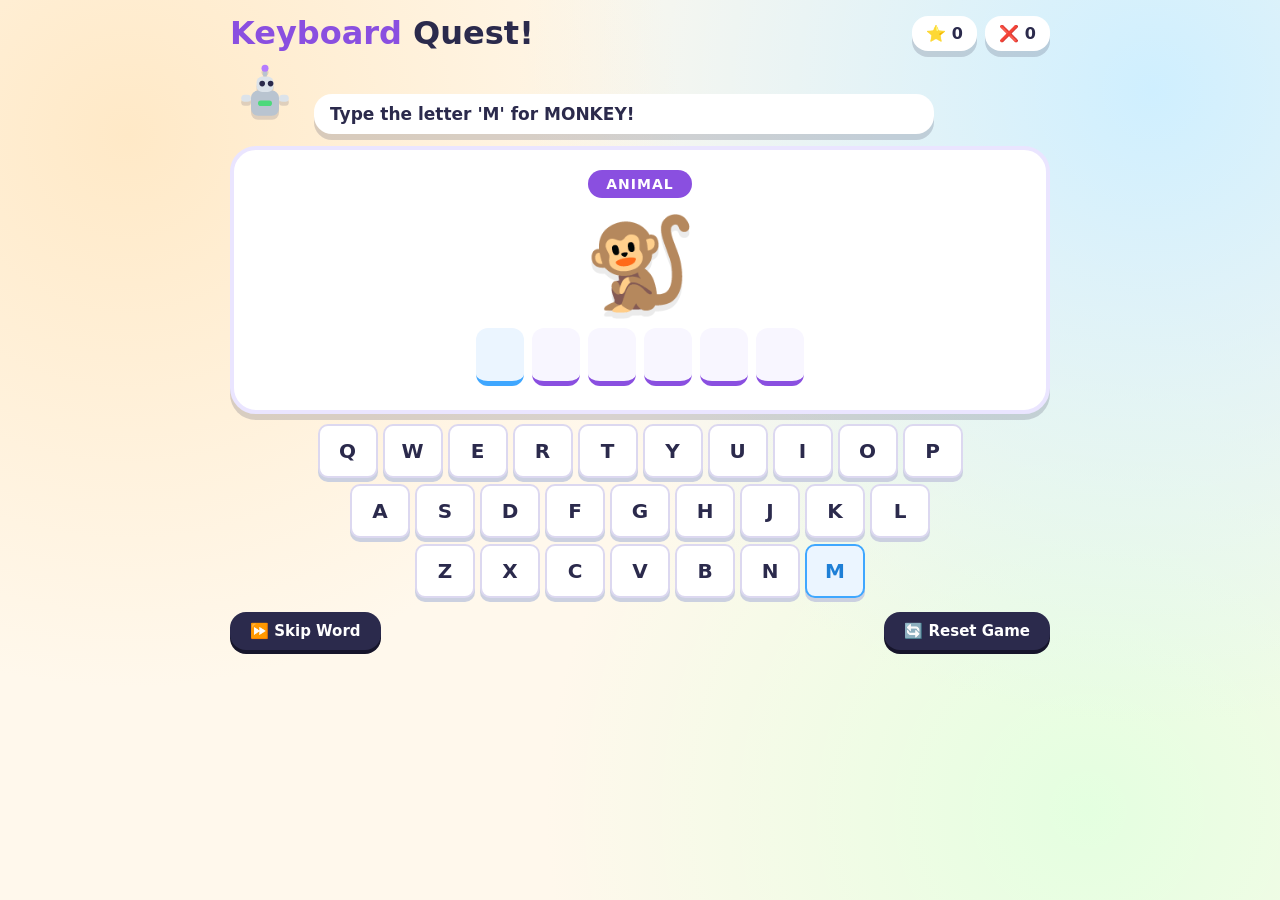
<file: wordsmatch/index.html>
<!DOCTYPE html>
<html lang="en">
<head>
<meta charset="UTF-8">
<meta name="viewport" content="width=device-width, initial-scale=1.0, maximum-scale=1, user-scalable=no">
<title>Keyboard Quest with Pip!</title>
<style>
  :root {
    --red: #FF5A5F;
    --red-dark: #D6383D;
    --blue: #3FA7FF;
    --blue-dark: #1E7FD6;
    --yellow: #FFC93C;
    --yellow-dark: #E0A400;
    --green: #4CD97B;
    --green-dark: #22B25A;
    --purple: #B57BFF;
    --purple-dark: #8A4FE0;
    --ink: #2B2A4C;
    --paper: #FFF8EC;
    --card: #FFFFFF;
    --shadow: 0 6px 0 rgba(43,42,76,0.18);
  }

  * { box-sizing: border-box; -webkit-tap-highlight-color: transparent; }

  html, body {
    margin: 0; padding: 0; height: 100%;
    font-family: 'Baloo 2', 'Trebuchet MS', 'Segoe UI Rounded', 'Comic Sans MS', system-ui, sans-serif;
    background:
      radial-gradient(circle at 10% 15%, #FFE9C7 0%, transparent 40%),
      radial-gradient(circle at 90% 10%, #CFEFFF 0%, transparent 45%),
      radial-gradient(circle at 85% 90%, #E4FFE0 0%, transparent 40%),
      var(--paper);
    color: var(--ink);
    overflow-x: hidden;
    user-select: none;
  }

  #app {
    min-height: 100%;
    display: flex; flex-direction: column; align-items: center;
    padding: 14px 14px 26px;
  }

  header {
    width: 100%; max-width: 820px;
    display: flex; align-items: center; justify-content: space-between;
    gap: 10px; margin-bottom: 6px;
  }
  header h1 { margin: 0; font-size: clamp(20px, 4.5vw, 32px); }
  header h1 span.hi { color: var(--purple-dark); }

  .badge-row { display: flex; gap: 8px; flex-wrap: wrap; }
  .badge {
    background: var(--card); border-radius: 16px; padding: 8px 14px;
    box-shadow: var(--shadow); font-weight: 700; font-size: clamp(13px, 2.8vw, 16px);
    display: flex; align-items: center; gap: 6px; white-space: nowrap;
  }
  .badge .star { color: var(--yellow-dark); }
  .badge .error-icon { color: var(--red); }

  /* Robot & Speech */
  .robot-row {
    width: 100%; max-width: 820px;
    display: flex; align-items: flex-end; gap: 14px;
    margin: 6px 0 12px;
  }
  #robot {
    width: 70px; height: 70px; flex: 0 0 auto;
    filter: drop-shadow(0 4px 0 rgba(43,42,76,0.15));
    transition: transform .25s ease;
  }
  #robot.bounce { animation: bounce .5s ease; }
  #robot.shake { animation: shake .4s ease; }

  @keyframes bounce {
    0% { transform: translateY(0) rotate(0); }
    30% { transform: translateY(-10px) rotate(-4deg); }
    60% { transform: translateY(0) rotate(4deg); }
    100% { transform: translateY(0) rotate(0); }
  }
  @keyframes shake {
    0%, 100% { transform: translateX(0); }
    20%, 60% { transform: translateX(-8px); }
    40%, 80% { transform: translateX(8px); }
  }

  #speech {
    position: relative; background: var(--card); border-radius: 18px;
    padding: 10px 16px; box-shadow: var(--shadow);
    font-size: clamp(13px, 3vw, 17px); font-weight: 700;
    min-height: 20px; flex: 1 1 auto; max-width: 620px;
  }
  #speech:before {
    content: ""; position: absolute; left: -10px; bottom: 14px;
    border: 10px solid transparent; border-right-color: var(--card);
  }
  #speech.pulse { animation: pulse .3s ease; }
  @keyframes pulse { 0%{transform:scale(1);} 50%{transform:scale(1.04);} 100%{transform:scale(1);} }

  /* Main Display Arena */
  #game-card {
    width: 100%; max-width: 820px;
    background: var(--card); border-radius: 26px;
    box-shadow: var(--shadow); padding: 20px;
    display: flex; flex-direction: column; align-items: center;
    gap: 16px; border: 4px solid #EAE5FF;
    position: relative; overflow: hidden;
  }

  .category-pill {
    background: var(--purple-dark); color: #fff;
    padding: 6px 18px; border-radius: 20px;
    font-size: 14px; font-weight: 800; letter-spacing: 1px;
    text-transform: uppercase;
  }

  #target-icon {
    font-size: clamp(60px, 12vw, 90px);
    line-height: 1; margin: 4px 0;
    filter: drop-shadow(0 6px 0 rgba(0,0,0,0.08));
    transition: transform .2s ease;
  }

  /* Word Display & Letter Slots */
  #word-display {
    display: flex; gap: 8px; flex-wrap: wrap; justify-content: center;
    margin-bottom: 4px;
  }
  .letter-slot {
    width: clamp(36px, 7vw, 48px);
    height: clamp(46px, 8vw, 58px);
    border-2px: 3px solid #D2CBF0;
    border-bottom: 5px solid var(--purple-dark);
    border-radius: 12px; background: #F8F6FF;
    display: flex; align-items: center; justify-content: center;
    font-size: clamp(22px, 5vw, 32px); font-weight: 800; color: var(--ink);
    text-transform: uppercase; transition: all .2s ease;
  }
  .letter-slot.typed {
    background: #E4FFE0; border-color: var(--green-dark);
    color: var(--green-dark); transform: scale(1.05);
  }
  .letter-slot.current {
    border-color: var(--blue);
    background: #EBF5FF;
    animation: blinkGlow 1s infinite alternate;
  }
  @keyframes blinkGlow {
    0% { box-shadow: 0 0 0px var(--blue); }
    100% { box-shadow: 0 0 10px var(--blue); }
  }

  /* Virtual Keyboard */
  #keyboard {
    width: 100%; max-width: 820px;
    display: flex; flex-direction: column; gap: 6px;
    margin-top: 10px;
  }
  .kb-row {
    display: flex; justify-content: center; gap: 5px; width: 100%;
  }
  .key {
    background: var(--card); border: 2px solid #DCD8F0;
    border-radius: 10px; box-shadow: 0 4px 0 #CBD0E0;
    font-size: clamp(14px, 3.5vw, 20px); font-weight: 800;
    color: var(--ink); text-transform: uppercase;
    flex: 1; max-width: 60px; height: clamp(42px, 8vw, 54px);
    display: flex; align-items: center; justify-content: center;
    cursor: pointer; transition: all .1s ease;
  }
  .key:active, .key.active-key {
    transform: translateY(3px); box-shadow: 0 1px 0 #CBD0E0;
  }
  .key.target-key {
    background: #EBF5FF; border-color: var(--blue);
    color: var(--blue-dark);
  }
  .key.wrong-key-anim {
    background: #FFD8D9 !important; border-color: var(--red) !important;
    color: var(--red-dark) !important;
    animation: keyShake .25s ease;
  }
  @keyframes keyShake {
    0%, 100% { transform: translateX(0); }
    25% { transform: translateX(-4px); }
    75% { transform: translateX(4px); }
  }

  /* Controls */
  #controls {
    width: 100%; max-width: 820px;
    display: flex; justify-content: space-between; align-items: center;
    margin-top: 14px; gap: 10px;
  }
  .btn {
    background: var(--ink); color: #fff; border: none;
    border-radius: 16px; padding: 10px 20px; font-size: 15px; font-weight: 700;
    font-family: inherit; box-shadow: 0 4px 0 #16152b; cursor: pointer;
    display: flex; align-items: center; gap: 6px;
  }
  .btn:active { transform: translateY(2px); box-shadow: 0 2px 0 #16152b; }

  /* Win Modal */
  #win-screen {
    position: fixed; inset: 0; background: rgba(43,42,76,0.6);
    display: flex; align-items: center; justify-content: center;
    z-index: 1000; opacity: 0; pointer-events: none; transition: opacity .3s ease;
  }
  #win-screen.show { opacity: 1; pointer-events: auto; }
  #win-card {
    background: var(--card); border-radius: 28px; padding: 30px;
    text-align: center; max-width: 420px; width: 88%;
    box-shadow: 0 20px 40px rgba(0,0,0,0.3);
    transform: translateY(30px) scale(0.9);
    transition: transform .35s cubic-bezier(.34,1.56,.64,1);
  }
  #win-screen.show #win-card { transform: translateY(0) scale(1); }
  #win-card .stars { font-size: 40px; margin-bottom: 6px; }
  #win-card h2 { margin: 6px 0; font-size: clamp(22px, 5vw, 28px); }
  #win-card p { font-size: 15px; color: #5a5878; margin: 8px 0 18px; line-height: 1.4; }

  .confetti-piece {
    position: fixed; top: -20px; width: 10px; height: 14px; z-index: 1001;
    opacity: 0.95; pointer-events: none;
  }
</style>
</head>
<body>

<div id="app">
  <header>
    <h1><span class="hi">Keyboard</span> Quest!</h1>
    <div class="badge-row">
      <div class="badge"><span class="star">⭐</span> <span id="score">0</span></div>
      <div class="badge"><span class="error-icon">❌</span> <span id="wrong-count">0</span></div>
    </div>
  </header>

  <div class="robot-row">
    <svg id="robot" viewBox="0 0 100 100" xmlns="http://www.w3.org/2000/svg">
      <rect x="30" y="38" width="40" height="36" rx="10" fill="#B9C4D0"/>
      <rect x="38" y="18" width="24" height="22" rx="8" fill="#DCE3EA"/>
      <circle cx="46" cy="28" r="4" fill="#2B2A4C"/>
      <circle cx="58" cy="28" r="4" fill="#2B2A4C"/>
      <rect x="47" y="8" width="6" height="10" rx="3" fill="#B9C4D0"/>
      <circle cx="50" cy="6" r="5" fill="#B57BFF"/>
      <rect x="16" y="44" width="14" height="10" rx="5" fill="#DCE3EA"/>
      <rect x="70" y="44" width="14" height="10" rx="5" fill="#DCE3EA"/>
      <rect x="40" y="52" width="20" height="8" rx="4" fill="#4CD97B"/>
    </svg>
    <div id="speech">Hi! I'm Pip. Type the letters on your keyboard or tap the keys below!</div>
  </div>

  <div id="game-card">
    <div id="category-pill" class="category-pill">FRUIT</div>
    <div id="target-icon">🍎</div>
    <div id="word-display"></div>
  </div>

  <!-- On-Screen QWERTY Keyboard -->
  <div id="keyboard">
    <div class="kb-row" id="row-1"></div>
    <div class="kb-row" id="row-2"></div>
    <div class="kb-row" id="row-3"></div>
  </div>

  <div id="controls">
    <button class="btn" id="skip-btn">⏩ Skip Word</button>
    <button class="btn" id="reset-btn">🔄 Reset Game</button>
  </div>
</div>

<!-- WIN / ROUND COMPLETE SCREEN -->
<div id="win-screen">
  <div id="win-card">
    <div class="stars">⭐⭐⭐</div>
    <h2>Quest Complete!</h2>
    <p id="win-msg">You typed all the words wonderfully!</p>
    <button class="btn" id="play-again" style="background:var(--green-dark); margin:0 auto;">Play Again</button>
  </div>
</div>

<script>
(function(){
  "use strict";

  // Data Bank (Fruits, Vegetables, Animals, Birds)
  var WORD_BANK = [
    // Fruits
    { word: "APPLE", cat: "Fruit", icon: "🍎" },
    { word: "BANANA", cat: "Fruit", icon: "🍌" },
    { word: "GRAPE", cat: "Fruit", icon: "🍇" },
    { word: "MANGO", cat: "Fruit", icon: "🥭" },
    { word: "PEACH", cat: "Fruit", icon: "🍑" },
    
    // Vegetables
    { word: "CARROT", cat: "Vegetable", icon: "🥕" },
    { word: "CORN", cat: "Vegetable", icon: "🌽" },
    { word: "BROCCOLI", cat: "Vegetable", icon: "🥦" },
    { word: "TOMATO", cat: "Vegetable", icon: "🍅" },
    { word: "ONION", cat: "Vegetable", icon: "🧅" },

    // Animals
    { word: "LION", cat: "Animal", icon: "🦁" },
    { word: "TIGER", cat: "Animal", icon: "🐯" },
    { word: "RABBIT", cat: "Animal", icon: "🐰" },
    { word: "MONKEY", cat: "Animal", icon: "🐒" },
    { word: "PANDA", cat: "Animal", icon: "🐼" },

    // Birds
    { word: "DUCK", cat: "Bird", icon: "🦆" },
    { word: "OWL", cat: "Bird", icon: "🦉" },
    { word: "PARROT", cat: "Bird", icon: "🦜" },
    { word: "EAGLE", cat: "Bird", icon: "🦅" },
    { word: "SWAN", cat: "Bird", icon: "🦢" }
  ];

  var KEYBOARD_ROWS = [
    ["Q","W","E","R","T","Y","U","I","O","P"],
    ["A","S","D","F","G","H","J","K","L"],
    ["Z","X","C","V","B","N","M"]
  ];

  // Game state
  var currentList = [];
  var currentIndex = 0;
  var charIndex = 0;
  var score = 0;
  var wrongCount = 0;
  var keyMap = {};

  // Elements
  var speech = document.getElementById('speech');
  var robot = document.getElementById('robot');
  var scoreEl = document.getElementById('score');
  var wrongEl = document.getElementById('wrong-count');
  var categoryPill = document.getElementById('category-pill');
  var targetIcon = document.getElementById('target-icon');
  var wordDisplay = document.getElementById('word-display');
  var winScreen = document.getElementById('win-screen');

  /* ---------------- AUDIO ---------------- */
  var AudioCtx = window.AudioContext || window.webkitAudioContext;
  var actx = null;
  function ctx(){ if(!actx){ actx = new AudioCtx(); } return actx; }
  function beep(freq, start, dur, type, vol){
    try{
      var c = ctx();
      var o = c.createOscillator();
      var g = c.createGain();
      o.type = type || 'sine';
      o.frequency.value = freq;
      g.gain.value = vol || 0.15;
      o.connect(g); g.connect(c.destination);
      var t = c.currentTime + start;
      o.start(t);
      g.gain.setValueAtTime(g.gain.value, t);
      g.gain.exponentialRampToValueAtTime(0.001, t + dur);
      o.stop(t + dur + 0.02);
    }catch(e){}
  }
  function soundCorrect(){ beep(600,0,0.08,'sine',0.12); beep(800,0.06,0.1,'sine',0.12); }
  function soundWrong(){ beep(220,0,0.15,'sawtooth',0.12); }
  function soundWordWin(){ 
    [523, 659, 784].forEach(function(f,i){ beep(f, i*0.1, 0.15, 'triangle', 0.15); }); 
  }
  function soundGameWin(){
    [523,659,784,1047].forEach(function(f,i){ beep(f, i*0.14, 0.22, 'triangle', 0.16); });
  }

  /* ---------------- ROBOT ACTIONS ---------------- */
  function say(text){
    speech.textContent = text;
    speech.classList.remove('pulse'); void speech.offsetWidth; speech.classList.add('pulse');
  }
  function bounceRobot(){
    robot.classList.remove('bounce','shake'); void robot.offsetWidth; robot.classList.add('bounce');
  }
  function shakeRobot(){
    robot.classList.remove('bounce','shake'); void robot.offsetWidth; robot.classList.add('shake');
  }

  /* ---------------- KEYBOARD RENDER ---------------- */
  function buildVirtualKeyboard(){
    KEYBOARD_ROWS.forEach(function(rowKeys, rIdx){
      var rowEl = document.getElementById('row-' + (rIdx + 1));
      rowEl.innerHTML = '';
      rowKeys.forEach(function(keyStr){
        var keyBtn = document.createElement('div');
        keyBtn.className = 'key';
        keyBtn.textContent = keyStr;
        keyBtn.dataset.key = keyStr;
        keyMap[keyStr] = keyBtn;

        keyBtn.addEventListener('pointerdown', function(e){
          e.preventDefault();
          processInput(keyStr);
        });

        rowEl.appendChild(keyBtn);
      });
    });
  }

  /* ---------------- GAME LOGIC ---------------- */
  function shuffle(arr){
    var a = arr.slice();
    for(var i = a.length - 1; i > 0; i--){
      var j = Math.floor(Math.random() * (i + 1));
      var temp = a[i]; a[i] = a[j]; a[j] = temp;
    }
    return a;
  }

  function initGame(){
    score = 0;
    wrongCount = 0;
    scoreEl.textContent = score;
    wrongEl.textContent = wrongCount;
    currentList = shuffle(WORD_BANK);
    currentIndex = 0;
    loadWord();
  }

  function loadWord(){
    if(currentIndex >= currentList.length){
      showWinScreen();
      return;
    }

    var item = currentList[currentIndex];
    charIndex = 0;

    categoryPill.textContent = item.cat;
    targetIcon.textContent = item.icon;
    
    // Animate target icon
    targetIcon.style.transform = 'scale(0.5)';
    setTimeout(function(){ targetIcon.style.transform = 'scale(1)'; }, 100);

    // Build Word Slots
    wordDisplay.innerHTML = '';
    for(var i = 0; i < item.word.length; i++){
      var slot = document.createElement('div');
      slot.className = 'letter-slot' + (i === 0 ? ' current' : '');
      slot.textContent = '';
      wordDisplay.appendChild(slot);
    }

    updateKeyboardHighlights();
    say("Type the letter '" + item.word[0] + "' for " + item.word + "!");
  }

  function updateKeyboardHighlights(){
    var item = currentList[currentIndex];
    var targetChar = item ? item.word[charIndex] : null;

    Object.keys(keyMap).forEach(function(k){
      keyMap[k].classList.remove('target-key');
      if(k === targetChar){
        keyMap[k].classList.add('target-key');
      }
    });
  }

  function processInput(keyChar){
    if(currentIndex >= currentList.length) return;
    
    var keyUpper = keyChar.toUpperCase();
    var item = currentList[currentIndex];
    var expectedChar = item.word[charIndex];

    var btnEl = keyMap[keyUpper];

    if(keyUpper === expectedChar){
      // --- CORRECT KEY ---
      soundCorrect();
      
      var slot = wordDisplay.children[charIndex];
      slot.textContent = expectedChar;
      slot.classList.remove('current');
      slot.classList.add('typed');

      score += 10;
      scoreEl.textContent = score;

      charIndex++;

      if(charIndex < item.word.length){
        wordDisplay.children[charIndex].classList.add('current');
        updateKeyboardHighlights();
        say("Great! Next letter: '" + item.word[charIndex] + "'");
      } else {
        // Word Finished
        soundWordWin();
        bounceRobot();
        say("Awesome! You typed " + item.word + "! 🎉");
        currentIndex++;
        setTimeout(loadWord, 1200);
      }

    } else {
      // --- WRONG KEY ---
      soundWrong();
      shakeRobot();
      wrongCount++;
      wrongEl.textContent = wrongCount;

      if(btnEl){
        btnEl.classList.add('wrong-key-anim');
        setTimeout(function(){
          btnEl.classList.remove('wrong-key-anim');
        }, 300);
      }

      say("Oops! That was '" + keyUpper + "'. Try pressing '" + expectedChar + "'!");
    }
  }

  /* ---------------- PHYSICAL KEYBOARD LISTENER ---------------- */
  window.addEventListener('keydown', function(e){
    if(e.defaultPrevented) return;
    var k = e.key.toUpperCase();
    if(k >= 'A' && k <= 'Z' && k.length === 1){
      processInput(k);
      if(keyMap[k]){
        keyMap[k].classList.add('active-key');
        setTimeout(function(){ keyMap[k].classList.remove('active-key'); }, 150);
      }
    }
  });

  /* ---------------- WIN SCREEN & CONFETTI ---------------- */
  function showWinScreen(){
    soundGameWin();
    var totalAttempts = (score / 10) + wrongCount;
    var accuracy = totalAttempts > 0 ? Math.round(((score / 10) / totalAttempts) * 100) : 100;

    var msg = "Final Score: " + score + " points!<br>" +
              "Total Misses: " + wrongCount + "<br>" +
              "Accuracy: " + accuracy + "%";

    document.getElementById('win-msg').innerHTML = msg;
    winScreen.classList.add('show');
    launchConfetti();
  }

  function launchConfetti(){
    var colors = ['#FF5A5F','#3FA7FF','#FFC93C','#4CD97B','#B57BFF'];
    for(var i=0; i<60; i++){
      (function(){
        var p = document.createElement('div');
        p.className = 'confetti-piece';
        p.style.left = (Math.random()*100)+'vw';
        p.style.background = colors[Math.floor(Math.random()*colors.length)];
        p.style.transform = 'rotate('+Math.floor(Math.random()*360)+'deg)';
        var duration = 2.2 + Math.random()*1.6;
        var delay = Math.random()*0.6;
        p.style.transition = 'transform '+duration+'s ease-in, top '+duration+'s ease-in, opacity 0.4s ease '+ (duration+delay-0.4) +'s';
        document.body.appendChild(p);
        requestAnimationFrame(function(){
          setTimeout(function(){
            p.style.top = (100+Math.random()*10)+'vh';
            p.style.transform = 'rotate('+Math.floor(Math.random()*720)+'deg)';
            p.style.opacity = '0';
          }, delay*1000);
        });
        setTimeout(function(){ p.remove(); }, (duration+delay+0.6)*1000);
      })();
    }
  }

  /* ---------------- BUTTON EVENT HANDLERS ---------------- */
  document.getElementById('skip-btn').addEventListener('click', function(){
    if(currentIndex < currentList.length){
      say("Skipped! Moving to the next item.");
      currentIndex++;
      loadWord();
    }
  });

  document.getElementById('reset-btn').addEventListener('click', function(){
    initGame();
  });

  document.getElementById('play-again').addEventListener('click', function(){
    winScreen.classList.remove('show');
    initGame();
  });

  // Initialization
  buildVirtualKeyboard();
  initGame();

})();
</script>
</body>
</html>
</file>
<file: arduino-lessons/style.css>
@import url('https://fonts.googleapis.com/css2?family=Nunito:wght@400;500;600;700;800;900&display=swap');
:root{--ink:#202044;--muted:#72738f;--purple:#6254df;--purple2:#8175f2;--pink:#ff6b9a;--yellow:#ffca55;--mint:#39c9a5;--blue:#4ba9ee;--paper:#fff;--bg:#f5f5ff;--line:#e8e7f5;--shadow:0 14px 40px rgba(53,48,120,.08)}
*{box-sizing:border-box}html{scroll-behavior:smooth}body{margin:0;background:var(--bg);color:var(--ink);font-family:'Nunito',system-ui,sans-serif;line-height:1.55}button,input,select,textarea{font:inherit}button{cursor:pointer}button:focus-visible,input:focus-visible,select:focus-visible,textarea:focus-visible{outline:3px solid #b6afff;outline-offset:2px}.topbar{position:sticky;top:0;z-index:30;display:flex;align-items:center;justify-content:space-between;gap:16px;padding:12px 22px;background:rgba(255,255,255,.94);backdrop-filter:blur(16px);border-bottom:1px solid var(--line);box-shadow:0 5px 22px rgba(48,45,105,.05)}.brand-wrap,.board-toolbar,.topbar-right{display:flex;align-items:center;gap:10px}.brand-mark{width:42px;height:42px;border-radius:14px;display:grid;place-items:center;background:linear-gradient(135deg,#6254df,#a69cff);color:#fff;font-size:23px;box-shadow:0 7px 16px #8175f255}.brand-copy h1{margin:0;font-size:17px;font-weight:900;line-height:1.1}.brand-copy span{font-size:9px;letter-spacing:1.8px;color:var(--muted);font-weight:900}.board-toolbar{font-size:11px;font-weight:900;color:var(--muted)}.board-toolbar select,.serial-controls select,.serial-input-box select{border:1px solid var(--line);background:#fff;border-radius:10px;padding:8px 10px;color:var(--ink);font-weight:800}.port-badge,.connection-pill{font-size:10px;font-weight:900;border-radius:999px;padding:6px 10px;background:#f0effb;color:#68628f;white-space:nowrap}.port-badge.connected{background:#e4fbf2;color:#168764}.connection-pill.is-connected{background:#e4fbf2;color:#168764}.topbar-btn{border:0;border-radius:11px;padding:9px 13px;background:#eeeaff;color:#5549cb;font-size:12px;font-weight:900}.topbar-btn:hover{background:#e2ddff;transform:translateY(-1px)}.progress{font-size:12px;font-weight:900;color:#6254df}.icon-btn{display:none;border:0;background:#eeeaff;color:#5549cb;border-radius:10px;padding:7px 10px;font-size:19px}.layout{display:flex;align-items:stretch;min-height:calc(100vh - 68px)}.sidebar{width:260px;flex:0 0 260px;padding:24px 15px;background:#fff;border-right:1px solid var(--line);position:sticky;top:68px;height:calc(100vh - 68px);overflow:auto}.sidebar-intro{padding:3px 10px 14px}.tiny-label,.eyebrow{font-size:10px;letter-spacing:1.5px;font-weight:900;color:#8b80e9}.sidebar-intro h2{margin:3px 0;font-size:20px;font-weight:900}.sidebar-intro p{margin:0;color:var(--muted);font-size:12px}.sidebar-progress{margin:5px 5px 20px;padding:13px;border-radius:15px;background:#f5f3ff}.progress-meta{display:flex;justify-content:space-between;font-size:11px;font-weight:900}.progress-meta strong{color:var(--purple)}.progress-track{height:8px;border-radius:20px;background:#e3defc;margin-top:9px;overflow:hidden}.progress-track span{display:block;width:0;height:100%;border-radius:20px;background:linear-gradient(90deg,var(--purple),var(--pink));transition:width .6s ease}.session-title{margin:18px 8px 7px;color:#9894b4;font-size:10px;font-weight:900;letter-spacing:1.2px;text-transform:uppercase}.sidebar button:not(.icon-btn){width:100%;display:flex;align-items:center;gap:10px;text-align:left;padding:11px 12px;margin:4px 0;border:1px solid transparent;border-radius:12px;background:transparent;color:#666784;font-size:12px;font-weight:800;transition:.2s}.sidebar button:not(.icon-btn):hover{background:#f8f7ff;color:var(--purple);transform:translateX(2px)}.sidebar button.active{background:#efedff;border-color:#dfdbff;color:#5145c6}.sidebar button .lesson-number{width:24px;height:24px;display:grid;place-items:center;border-radius:8px;background:#f0eff8;color:#817da0;font-size:10px;font-weight:900;flex-shrink:0}.sidebar button.active .lesson-number{background:var(--purple);color:#fff}.sidebar .done{margin-left:auto;color:#20b78d;font-size:16px}.content{flex:1;min-width:0;max-width:1120px;margin:0 auto;padding:25px clamp(16px,3vw,38px) 40px}.welcome-strip{position:relative;overflow:hidden;display:flex;align-items:center;justify-content:space-between;min-height:145px;padding:23px 30px;border-radius:23px;background:linear-gradient(115deg,#6154df,#8c7cf1 65%,#b2a7ff);color:#fff;box-shadow:0 14px 28px #786be533}.welcome-strip .eyebrow{color:#e4e0ff}.welcome-strip h2{margin:4px 0;font-size:clamp(22px,3vw,30px);font-weight:900;letter-spacing:-.7px}.welcome-strip h2 em{font-style:normal;color:#ffdf82}.welcome-strip p{margin:0;color:#eeebff;font-size:13px}.welcome-art{position:relative;width:170px;height:110px;display:grid;place-items:center}.mini-board{width:118px;height:78px;border:5px solid #2d3764;border-radius:13px;background:linear-gradient(135deg,#54d8b5,#1da88d);box-shadow:0 12px 0 #3c397e,0 17px 20px #28205b55;transform:rotate(-9deg);display:flex;align-items:center;justify-content:space-evenly}.mini-board i{width:9px;height:9px;background:#ffdf6e;border-radius:50%;box-shadow:0 0 12px #fff}.mini-board b{font-size:16px;color:#fff;letter-spacing:1px}.spark{position:absolute;color:#ffe18a;font-size:26px;animation:twinkle 2s infinite}.s1{top:0;left:13px}.s2{right:2px;bottom:8px;animation-delay:.7s}@keyframes twinkle{50%{transform:scale(.6) rotate(40deg);opacity:.45}}.lesson-topline{display:flex;justify-content:space-between;align-items:end;gap:15px;margin:26px 2px 8px}.session-name{margin:0 0 3px;color:#8b80e9;font-size:10px;font-weight:900;letter-spacing:1.3px;text-transform:uppercase}.lesson-heading-row{display:flex;align-items:center;gap:12px;flex-wrap:wrap}.lesson-topline h1{margin:0;font-size:clamp(22px,3vw,29px);font-weight:900;letter-spacing:-.7px}.lesson-counter{padding:5px 10px;border-radius:99px;background:#fff0f5;color:#df4d81;font-size:10px;font-weight:900}.lesson-nav{display:flex;gap:7px}.explain{margin:7px 2px 17px;color:#6f708e;font-size:14px;line-height:1.75}.explain code{background:#f0efff;color:#574bcb;border-radius:5px;padding:2px 5px;font-weight:900}.visual-card,.study-notes,.editor-card{background:#fff;border:1px solid #eceaf8;border-radius:20px;padding:20px 22px;margin:16px 0;box-shadow:var(--shadow)}.visual-head,.section-heading,.editor-toolbar,.figure-heading{display:flex;justify-content:space-between;align-items:center;gap:12px}.visual-head h3,.section-heading h3,.editor-toolbar h3{margin:2px 0 0;font-size:18px;font-weight:900}.visual-head p{margin:1px 0 0;color:var(--muted);font-size:12px}.live-label{display:flex;align-items:center;gap:7px;padding:6px 10px;border-radius:99px;background:#e9fbf5;color:#159a74;font-size:9px;font-weight:900;letter-spacing:.8px}.live-label i{width:7px;height:7px;border-radius:50%;background:#22c99a;box-shadow:0 0 0 4px #22c99a22;animation:pulse 1.5s infinite}@keyframes pulse{50%{box-shadow:0 0 0 8px #22c99a08}}.led-stage{position:relative;min-height:185px;margin:16px 0 10px;border-radius:16px;display:flex;flex-direction:column;align-items:center;justify-content:center;background:radial-gradient(circle at 50% 48%,#fff9df,#f7f4ff 57%,#f1efff);overflow:hidden}.led-glow{position:absolute;width:120px;height:120px;border-radius:50%;background:#ffb52e;filter:blur(36px);opacity:.2;transition:opacity .15s}.led-bulb{position:relative;width:67px;height:67px;border-radius:50% 50% 43% 43%;background:radial-gradient(circle at 35% 28%,#fff7c2,#ffcb4d 48%,#e88b25);box-shadow:inset -8px -8px 15px #bd702a55,0 0 0 7px #ffcf642b,0 0 30px #ffb72c55;transition:filter .15s,opacity .15s}.led-bulb span{position:absolute;width:18px;height:10px;left:13px;top:12px;border-radius:50%;background:#fff9d5;filter:blur(2px)}.led-base{width:40px;height:22px;border-radius:4px 4px 8px 8px;background:linear-gradient(90deg,#9da4b9,#e0e4ed,#8992a9);border-bottom:4px solid #747f99}.led-caption{margin-top:10px;font-size:11px;color:#77758f;font-weight:900}.led-stage.is-off .led-bulb{opacity:.2;filter:grayscale(.8);box-shadow:none}.led-stage.is-off .led-glow{opacity:0}.led-stage.is-on .led-glow{opacity:.85}.led-stage.is-on .led-bulb{filter:brightness(1.22);box-shadow:0 0 36px #ffc04c,0 0 70px #ffdc8a}.visual-controls{display:flex;align-items:center;gap:10px;flex-wrap:wrap;color:#6d6d8b;font-size:11px;font-weight:900}.visual-controls input{flex:1;min-width:100px;accent-color:var(--purple)}.visual-controls output{min-width:24px;text-align:center;color:var(--purple);font-weight:900}.task-card{display:flex;align-items:center;gap:15px;padding:16px 20px;margin:16px 0;border:1px solid #ffe5a8;border-radius:17px;background:linear-gradient(100deg,#fff8e5,#fffdf6)}.task-icon{width:42px;height:42px;display:grid;place-items:center;flex-shrink:0;border-radius:13px;background:#ffebbd;font-size:21px}.task-card p{margin:2px 0 0;color:#5c5364;font-size:13px;font-weight:800}.friendly-tip{font-size:10px;color:#9a96b4;font-weight:800}.notes-intro{margin:12px 0;color:#73738e;font-size:13px}.notes-sections{display:grid;grid-template-columns:repeat(auto-fit,minmax(210px,1fr));gap:10px}.note-section{align-self:start;border:1px solid #eceaf7;border-radius:14px;background:#fbfaff;overflow:hidden;transition:.2s}.note-section[open]{border-color:#d9d3ff;background:#f8f6ff;box-shadow:0 7px 16px #6154df0b}.note-section summary{position:relative;cursor:pointer;padding:13px 15px;color:#5149a4;font-size:12px;font-weight:900;list-style:none}.note-section summary::-webkit-details-marker{display:none}.note-section summary:after{content:'+';float:right;color:#9b91ed;font-size:17px;line-height:14px}.note-section[open] summary:after{content:'−'}.note-section p{margin:0;padding:0 15px 8px;color:#666781;font-size:12px}.note-section ul{margin:0;padding:0 15px 14px 30px;color:#777792;font-size:11px}.note-section li+li{margin-top:5px}.circuit-figure{margin:18px 0 0}.figure-heading{font-size:12px;font-weight:900;margin-bottom:8px}.diagram-placeholder{min-height:120px;border:2px dashed #d9d5f0;border-radius:14px;background:#fbfaff;display:flex;align-items:center;justify-content:center;flex-direction:column;gap:4px;color:#77748f;font-size:11px;text-align:center;padding:15px}.placeholder-icon{font-size:27px}.circuit-image{display:block;max-width:100%;max-height:360px;margin:auto;border-radius:13px;border:1px solid var(--line);cursor:zoom-in}.editor-card{padding:20px}.editor-file{display:block;color:#9997b0;font-size:10px;font-weight:800}.editor-actions{display:flex;gap:6px;flex-wrap:wrap}.board-status{padding:9px 12px;margin:14px 0;border-radius:10px;background:#f3f2ff;color:#66618e;font-size:11px;font-weight:800}.code-wrap{overflow:hidden;border-radius:15px;background:#1d2035;border:1px solid #2d3150}.code-top{display:flex;align-items:center;justify-content:space-between;padding:9px 13px;background:#282b44;color:#9c9ebc;font-size:9px;font-weight:900;letter-spacing:1px}.code-top span{display:flex;gap:5px}.code-top i{width:8px;height:8px;border-radius:50%;background:#ff728e}.code-top i:nth-child(2){background:#ffca55}.code-top i:nth-child(3){background:#4ed4a9}#editor{display:block;width:100%;min-height:300px;padding:17px;border:0;resize:vertical;outline:none;background:#1d2035;color:#e4e5ff;font-family:ui-monospace,SFMono-Regular,Consolas,monospace;font-size:13px;line-height:1.65;tab-size:2}#editor:focus{outline:2px solid #8175f2;outline-offset:-2px}.buttons{display:flex;gap:9px;flex-wrap:wrap;margin-top:13px}.btn{border:1px solid #e6e4f2;border-radius:11px;padding:9px 14px;background:#fff;color:#5e5c7e;font-size:11px;font-weight:900;transition:transform .18s,box-shadow .18s,background .18s}.btn:hover{transform:translateY(-2px);box-shadow:0 6px 13px #302c7014}.small-btn{padding:7px 10px;font-size:10px}.btn:disabled{opacity:.45;cursor:not-allowed;transform:none;box-shadow:none}.ghost{background:#f6f5ff;color:#69638e}.next-btn,.upload-btn{background:var(--purple);border-color:var(--purple);color:#fff}.next-btn:hover,.upload-btn:hover{background:#5145c6}.check-btn{background:linear-gradient(100deg,#20bd91,#45cba8);border-color:#20bd91;color:#fff;padding:11px 17px}.hint-btn{background:#fff7df;border-color:#ffe6a2;color:#98701b}.hint{margin-top:12px;padding:12px 15px;border-radius:12px;background:#eef7ff;border:1px solid #cce8ff;color:#386d9d;font-size:12px;font-weight:800}.results{list-style:none;padding:0;margin:12px 0 0;display:grid;grid-template-columns:repeat(auto-fit,minmax(220px,1fr));gap:7px}.results li{padding:9px 11px;border:1px solid #eceaf5;border-radius:10px;background:#fbfaff;color:#696985;font-size:11px;font-weight:800}.results li.pass{border-color:#c7f0e2;background:#f0fcf7}.results li.fail{border-color:#ffd5dd;background:#fff5f7}.results .mark{margin-right:7px;font-weight:900}.results .pass .mark{color:#19a97f}.results .fail .mark{color:#e44e70}.banner{margin-top:12px;padding:13px 15px;border-radius:13px;font-size:13px;font-weight:900;animation:pop .3s ease}.banner.success{background:#e6fbf3;color:#168866;border:1px solid #c4f1df}.banner.try{background:#fff1f3;color:#c34d6b;border:1px solid #ffd6df}@keyframes pop{from{transform:translateY(5px);opacity:0}to{transform:none;opacity:1}}.page-footer{text-align:center;padding:15px;color:#9996b1;font-size:11px;font-weight:800}.serial-sidebar{width:350px;flex:0 0 350px;padding:16px;background:#fff;border-left:1px solid var(--line);position:sticky;top:68px;height:calc(100vh - 68px);display:flex;flex-direction:column;gap:12px;z-index:22}.serial-sidebar.collapsed{display:none}.serial-header{display:flex;align-items:center;justify-content:space-between;border-bottom:1px solid var(--line);padding-bottom:11px}.serial-title-group{display:flex;align-items:center;gap:8px;flex-wrap:wrap}.serial-title-group h3{margin:0;font-size:15px;font-weight:900}.serial-title-group small{display:block;color:var(--muted);font-size:10px}.status-dot{width:9px;height:9px;border-radius:50%;background:#b8b7c9}.status-dot.live{background:#25c58e;box-shadow:0 0 0 5px #25c58e22}.icon-close-btn{border:0;background:#f4f3fb;border-radius:9px;padding:6px 9px;color:#77738f}.serial-controls,.serial-options,.serial-input-box{display:flex;align-items:center;gap:6px}.serial-controls select{min-width:0;flex:1;font-size:10px}.serial-options{justify-content:space-between;color:var(--muted);font-size:10px}.checkbox-label{display:flex;align-items:center;gap:5px;font-weight:800}.security-settings{font-size:11px;color:#77748e}.security-settings summary{cursor:pointer;font-weight:900}.security-settings p{font-size:10px}.serial-output{flex:1;min-height:180px;overflow:auto;padding:13px;border-radius:13px;background:#171a2c;color:#65e3b2;font:11px/1.6 ui-monospace,monospace;white-space:pre-wrap;word-break:break-word}.serial-output:empty:before{content:'Waiting for Arduino messages…\A\AAdd Serial.begin(9600); to setup(), then press Connect.';white-space:pre;color:#777e9d}.serial-input-box input{min-width:0;flex:1;border:1px solid var(--line);border-radius:10px;padding:9px;font-size:11px}.serial-input-box select{font-size:10px}.diagram-dialog{width:min(94vw,1000px);max-height:92vh;border:0;border-radius:18px;padding:17px;box-shadow:0 20px 70px #14132c55}.diagram-dialog::backdrop{background:#17152fbb}.dialog-toolbar{display:flex;justify-content:space-between;align-items:center}.diagram-dialog img{display:block;max-width:100%;max-height:calc(90vh - 60px);margin:12px auto;object-fit:contain}.hidden,[hidden]{display:none!important}
@media(max-width:1200px){.serial-sidebar{position:fixed;right:0;top:68px;bottom:0;height:calc(100vh - 68px);box-shadow:-12px 0 35px #25204a1c}.board-toolbar label{display:none}}
@media(max-width:850px){.topbar{padding:10px 13px;flex-wrap:wrap}.brand-wrap{flex:1}.icon-btn{display:inline-block}.board-toolbar{order:3;width:100%;justify-content:center}.topbar-right{margin-left:auto}.layout{display:block}.sidebar{position:fixed;left:0;top:0;bottom:0;height:100vh;z-index:40;transform:translateX(-105%);transition:transform .25s;box-shadow:12px 0 30px #201d4822}.sidebar.open{transform:translateX(0)}.content{padding:17px 13px 30px}.welcome-strip{padding:20px;border-radius:18px}.welcome-art{width:110px}.mini-board{transform:scale(.8) rotate(-9deg)}.lesson-topline{align-items:start;flex-direction:column}.lesson-nav{align-self:flex-end}.serial-sidebar{top:0;height:100vh;width:min(92vw,360px);max-width:none}.visual-card,.study-notes,.editor-card{padding:16px;border-radius:17px}}
@media(max-width:520px){.brand-copy h1{font-size:14px}.brand-mark{width:36px;height:36px}.topbar-right{gap:5px}.topbar-btn{padding:8px 9px;font-size:10px}.progress{font-size:10px}.board-toolbar{gap:6px}.board-toolbar select{flex:1;min-width:0}.welcome-strip{min-height:125px}.welcome-strip h2{font-size:21px}.welcome-strip p{font-size:11px}.welcome-art{width:85px}.spark{font-size:20px}.lesson-topline h1{font-size:23px}.visual-head h3{font-size:16px}.live-label{font-size:8px}.visual-controls{gap:7px}.visual-controls label{width:100%}.editor-toolbar{align-items:flex-start;flex-direction:column}.editor-actions{width:100%}.editor-actions .btn{flex:1}.results{grid-template-columns:1fr}.notes-sections{grid-template-columns:1fr}.task-card{padding:13px}.friendly-tip{display:none}}
@media(prefers-reduced-motion:reduce){*,*:before,*:after{scroll-behavior:auto!important;animation-duration:.01ms!important;animation-iteration-count:1!important;transition-duration:.01ms!important}}


/* Interactive mini-lecture knowledge check */
.lesson-quiz {
  margin: 18px 0 22px;
  padding: 20px;
  border: 1px solid #cfe0f6;
  border-radius: 18px;
  background: linear-gradient(135deg, #f4f8ff, #f8f5ff);
  box-shadow: 0 8px 22px rgba(45, 75, 120, .07);
  animation: quizPop .35s ease both;
}
.lesson-quiz h3 { margin: 0 0 8px; color: #244b83; font-size: 1.05rem; }
.lesson-quiz .quiz-question { margin: 0 0 14px; color: #24364d; font-weight: 700; }
.quiz-options { display: flex; flex-wrap: wrap; gap: 10px; }
.quiz-choice, .quiz-retry {
  border: 1px solid #c7d6ea;
  border-radius: 12px;
  padding: 10px 15px;
  background: #fff;
  color: #25364d;
  font: inherit;
  font-weight: 700;
  cursor: pointer;
  transition: transform .18s ease, box-shadow .18s ease, border-color .18s ease;
}
.quiz-choice:hover:not(:disabled), .quiz-retry:hover {
  transform: translateY(-2px);
  box-shadow: 0 6px 15px rgba(42, 72, 115, .12);
  border-color: #6d9ce0;
}
.quiz-choice:disabled { cursor: default; opacity: .8; }
.quiz-choice.correct { background: #e8f8ee; border-color: #35a66a; color: #17683d; }
.quiz-choice.incorrect { background: #fff0f0; border-color: #df6a6a; color: #a52e2e; }
.quiz-feedback { margin: 12px 0 0; font-weight: 700; }
.correct-text { color: #17683d; }
.incorrect-text { color: #a52e2e; }
.quiz-retry { margin-left: 10px; padding: 6px 11px; font-size: .88rem; }
@keyframes quizPop {
  from { opacity: 0; transform: translateY(8px); }
  to { opacity: 1; transform: translateY(0); }
}


/* Lesson 1 built-in LED blink simulator */
.blink-preview-card[hidden]{display:none!important}
.blink-simulator{display:grid;grid-template-columns:minmax(220px,.9fr) minmax(220px,1.1fr);gap:18px;align-items:center;margin:18px 0;padding:18px;border-radius:18px;background:linear-gradient(135deg,#f5f7ff,#fff9e9)}
.sim-board{position:relative;min-height:205px;padding:16px 18px;border-radius:22px;background:linear-gradient(145deg,#188c78,#08715f);border:5px solid #174c4b;box-shadow:0 8px 0 #163f47,0 15px 24px #183e4526;color:#fff;overflow:hidden}
.sim-board:before,.sim-board:after{content:"";position:absolute;width:9px;height:9px;border-radius:50%;background:#d6e0e2;top:9px}.sim-board:before{left:9px}.sim-board:after{right:9px}
.sim-board-top{display:flex;justify-content:space-between;font-size:12px;letter-spacing:2px;font-weight:900}.sim-board-top b{padding:3px 8px;border-radius:6px;background:#e7f2ec;color:#166c5b}
.sim-board-chip{width:112px;margin:13px auto 10px;padding:9px 5px;border-radius:8px;text-align:center;background:#202b3a;border:3px solid #536273;font:800 10px ui-monospace,monospace;color:#d9e4ec}
.sim-led-row{display:flex;align-items:center;justify-content:center;gap:10px}.sim-pin{font:900 10px ui-monospace,monospace;color:#e2f8ed}
.sim-led{position:relative;width:29px;height:29px;border-radius:50%;background:radial-gradient(circle at 35% 30%,#fff5d2,#e8a936 42%,#976126);opacity:.32;box-shadow:inset -3px -4px 6px #71451b88;transition:.12s}
.sim-led:after{content:"";position:absolute;width:12px;height:6px;left:8px;top:5px;border-radius:50%;background:#fff8d8;opacity:.55}
.sim-led.on{opacity:1;box-shadow:0 0 12px 4px #ffcf5c,0 0 34px 13px #ffbd3c99,inset 0 0 8px #fff6c9;animation:ledPulse .45s ease-in-out infinite alternate}
.sim-led-label{font-size:9px;font-weight:900;letter-spacing:.8px;color:#e7fff5}
.sim-board-usb{position:absolute;bottom:9px;left:13px;border-radius:5px;padding:3px 8px;background:#dbe5e8;color:#334b55;font-size:8px;font-weight:900}
.sim-board-caption{position:absolute;bottom:10px;right:13px;color:#c7eee2;font-size:9px;font-weight:800}
@keyframes ledPulse{to{transform:scale(1.08)}}
.sim-readout{padding:12px}.sim-state{display:inline-block;padding:7px 14px;border-radius:999px;background:#ececf4;color:#6f7088;font-size:13px;font-weight:1000;letter-spacing:1px}
.sim-state.state-on{background:#fff1c9;color:#986400;box-shadow:0 0 0 5px #ffcf5c26}.sim-state.state-off{background:#e9eaf2;color:#73758c}
.sim-caption{min-height:45px;margin:13px 0;color:#5f6680;font-size:13px;font-weight:800}
.sim-cycle-track{height:10px;overflow:hidden;border-radius:99px;background:#e3e6f0}.sim-cycle-track span{display:block;width:0;height:100%;border-radius:inherit;background:linear-gradient(90deg,#ffbf42,#ff8b57)}
.sim-cycle-meta{display:flex;justify-content:space-between;gap:10px;margin-top:8px;color:#8a8ca4;font-size:10px;font-weight:900}.sim-cycle-meta strong{color:#5d55c9;font-variant-numeric:tabular-nums}
.blink-timing-controls{display:grid;grid-template-columns:1fr 1fr;gap:14px}
.timing-control{display:grid;gap:8px;padding:13px 15px;border:1px solid #eceaf8;border-radius:13px;background:#fbfaff;color:#676984;font-size:11px;font-weight:900}
.timing-control span{display:flex;justify-content:space-between;gap:8px}.timing-control strong{color:#5c50d4}.timing-control input{width:100%;accent-color:#6254df;cursor:pointer}
.blink-actions{display:flex;align-items:center;flex-wrap:wrap;gap:8px;margin-top:14px}.blink-actions .btn{min-width:112px}.blink-actions .btn:disabled{opacity:.45;cursor:not-allowed}
.sim-note{margin-left:auto;color:#9996ae;font-size:9px;font-weight:800}
.blink-teacher-tip{margin-top:14px;padding:11px 14px;border-radius:12px;background:#fff8e5;color:#89651c;font-size:11px}
@media(max-width:650px){.blink-simulator{grid-template-columns:1fr}.sim-board{max-width:360px;width:100%;margin:auto}.blink-timing-controls{grid-template-columns:1fr}.sim-note{width:100%;margin-left:0}}
</file>
